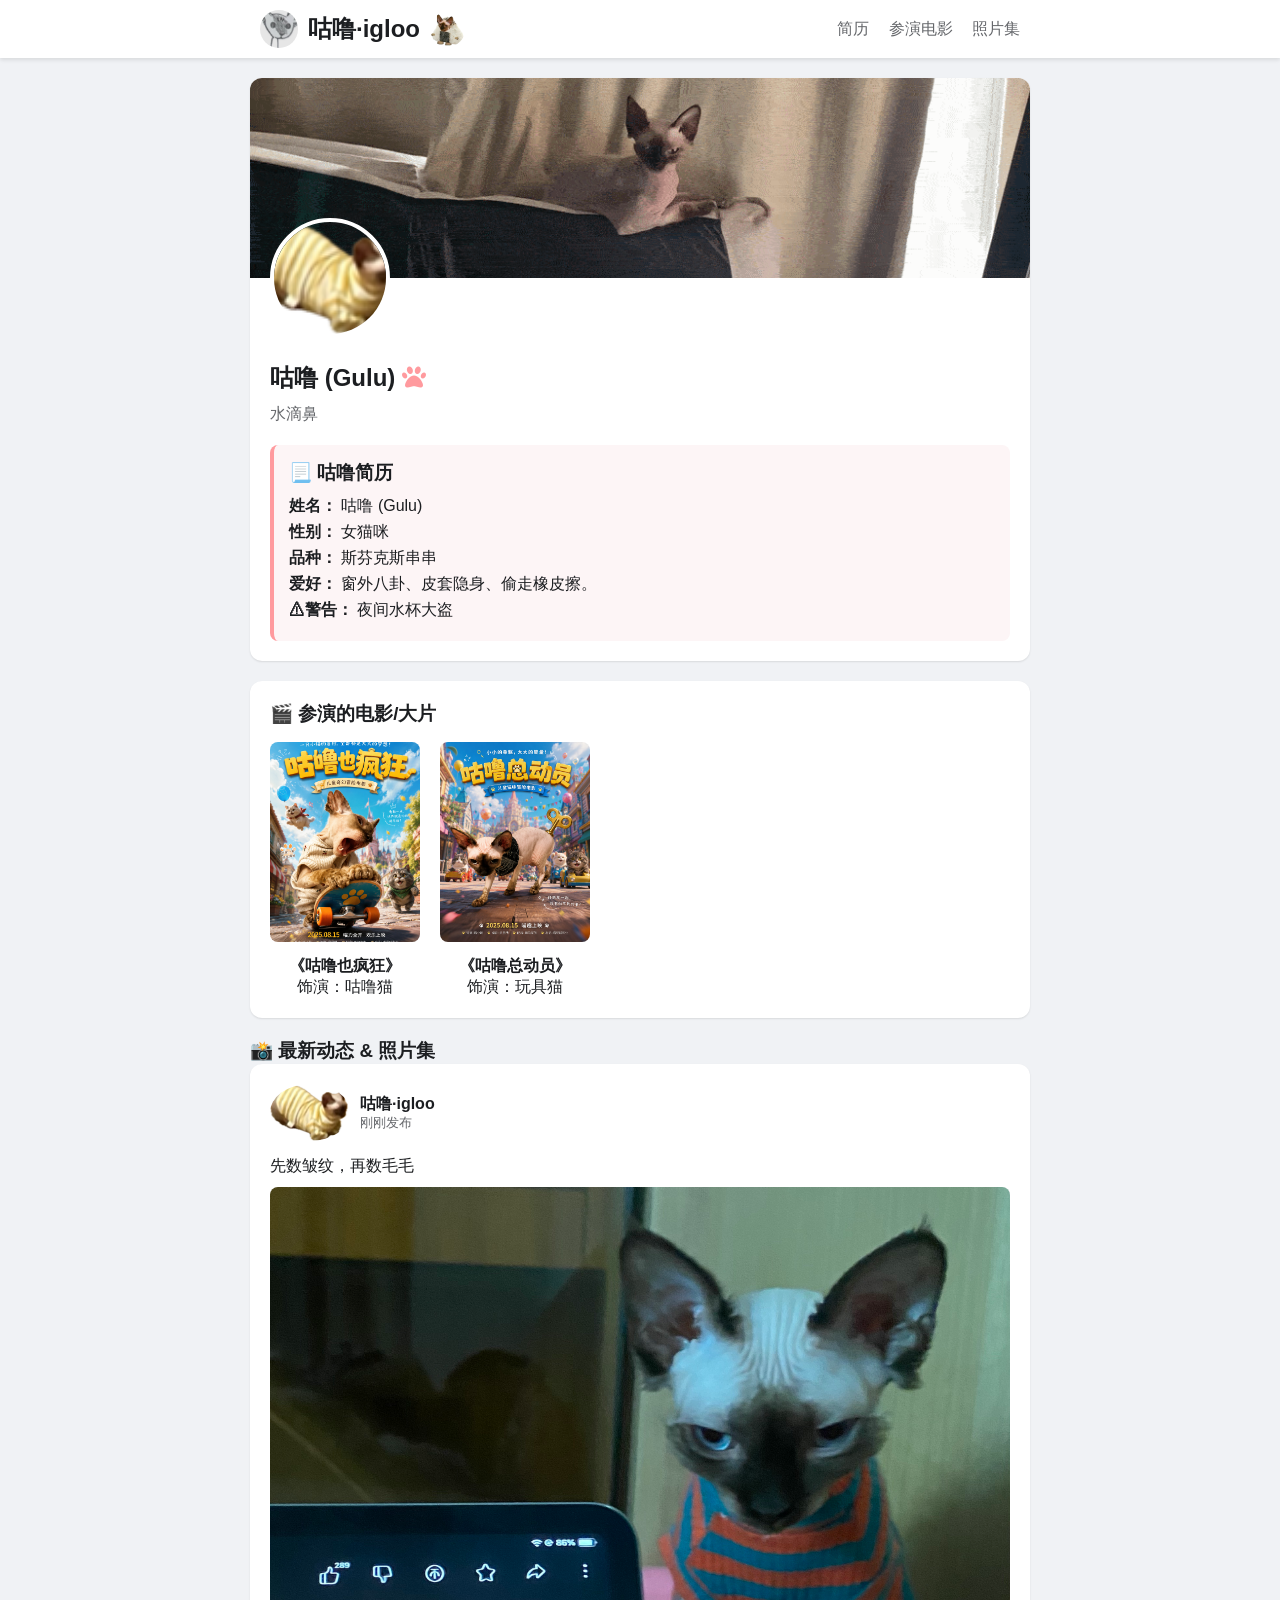
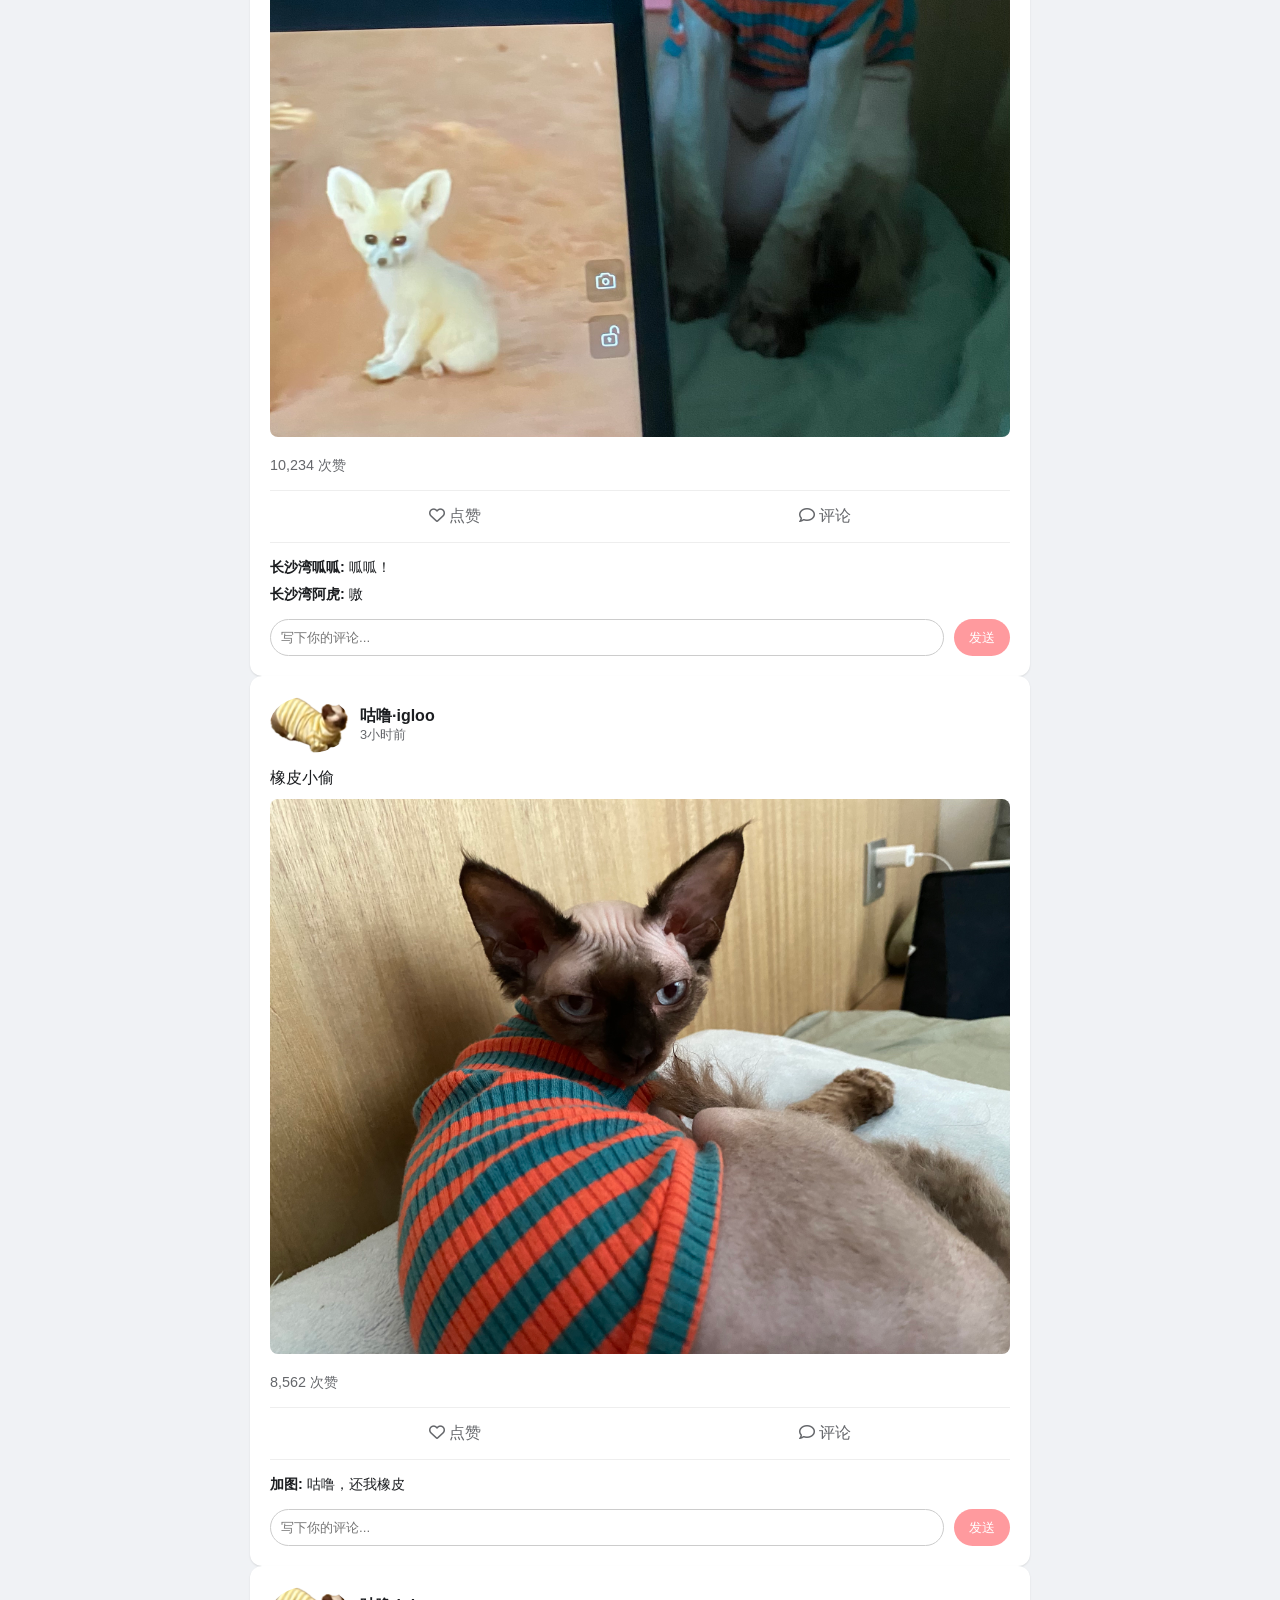
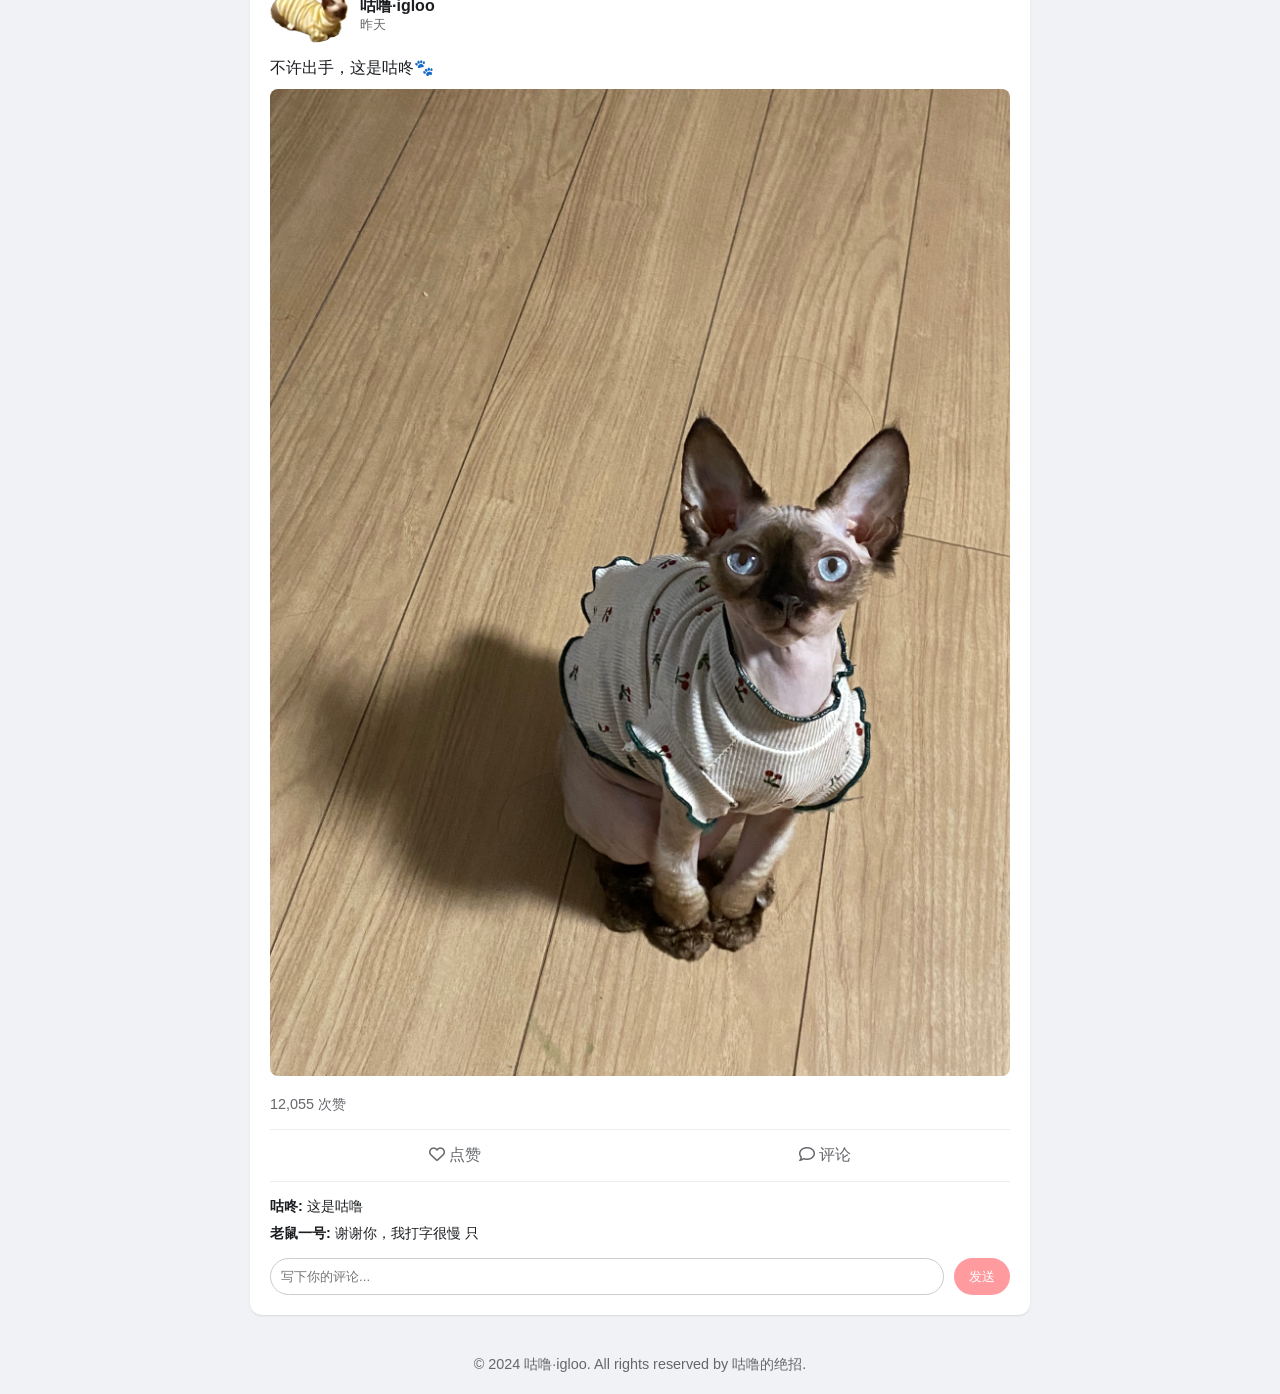
<file: igloo-guru-main/index.html>
﻿<!DOCTYPE html>
<html lang="zh-CN">
<head>
    <meta charset="UTF-8">
    <meta name="viewport" content="width=device-width, initial-scale=1.0">
    <title>咕噜·igloo | Gulu's Space</title>
    <link rel="stylesheet" href="./style.css?v=igloo-pages-1">
    <!-- 引入FontAwesome用于图标 -->
    <link rel="stylesheet" href="https://cdnjs.cloudflare.com/ajax/libs/font-awesome/6.4.0/css/all.min.css">
</head>
<body>
    <!-- 导航栏 & Logo区域 -->
    <header>
        <div class="header-container">
            <div class="logo-area">
                <!-- 修改为本地logo图片 -->
                <img src="./images/logo.jpg" alt="咕噜·igloo Logo" class="logo-img" width="38" height="38">
                <h1 class="logo-text">咕噜·igloo</h1>
                <!-- 鼠标悬停会变化的猫头照片，图片在CSS里设置 -->
                <div class="cat-head-hover" title="咕噜的绝招"></div>
            </div>
            <nav>
                <a href="#profile">简历</a>
                <a href="#movies">参演电影</a>
                <a href="#gallery">照片集</a>
            </nav>
        </div>
    </header>

    <main>
        <!-- 社交媒体风格的个人资料头部 -->
        <section class="profile-section" id="profile">
            <div class="profile-header">
                <!-- 修改为本地封面图，可以是gif或jpg -->
                <div class="cover-photo">
                    <img src="./images/cover.gif" alt="Cover">
                </div>
                <!-- 修改为本地头像图 -->
                <div class="avatar-container">
                    <img src="./images/avatar.jpg" alt="咕噜头像" class="avatar">
                </div>
            </div>
            <div class="profile-info">
                <h2>咕噜 (Gulu) <i class="fas fa-paw paw-icon"></i></h2>
                <p class="bio">水滴鼻</p>

                <div class="resume-card">
                    <h3>📃 咕噜简历</h3>
                    <ul>
                        <li><strong>姓名：</strong> 咕噜 (Gulu)</li>
                        <li><strong>性别：</strong> 女猫咪</li>
                        <li><strong>品种：</strong> 斯芬克斯串串</li>
                        <li><strong>爱好：</strong> 窗外八卦、皮套隐身、偷走橡皮擦。</li>
                        <li><strong>⚠警告：</strong> 夜间水杯大盗</li>
                    </ul>
                </div>
            </div>
        </section>

        <!-- 参演电影区块 -->
        <section class="movies-section" id="movies">
            <h3>🎬 参演的电影/大片</h3>
            <div class="movie-list">
                <div class="movie-card">
                    <!-- 修改为电影1海报 -->
                    <img src="./images/movie1.jpg" alt="电影海报1">
                    <h4>《咕噜也疯狂》</h4>
                    <p>饰演：咕噜猫</p>
                </div>
                <div class="movie-card">
                    <!-- 修改为电影2海报 -->
                    <img src="./images/movie2.jpg" alt="电影海报2">
                    <h4>《咕噜总动员》</h4>
                    <p>饰演：玩具猫</p>
                </div>
            </div>
        </section>

        <!-- 动态/照片集及互动区 -->
        <section class="feed-section" id="gallery">
            <h3>📸 最新动态 & 照片集</h3>

            <!-- 第一条动态（原有的） -->
            <div class="post-card">
                <div class="post-header">
                    <img src="./images/avatar.jpg" alt="头像" class="post-avatar">
                    <div class="post-user-info">
                        <strong>咕噜·igloo</strong>
                        <span>刚刚发布</span>
                    </div>
                </div>
                <div class="post-content">
                    <p>先数皱纹，再数毛毛</p>
                    <img src="./images/post-image1.jpg" alt="咕噜搞笑" class="post-image">
                </div>
                <div class="interaction-stats">
                    <span class="like-count">10,234</span> 次赞
                </div>
                <div class="interaction-actions">
                    <button class="action-btn like-btn">
                        <i class="far fa-heart heart-icon"></i> 点赞
                    </button>
                    <button class="action-btn comment-btn">
                        <i class="far fa-comment"></i> 评论
                    </button>
                </div>
                <div class="comments-section">
                    <ul class="comment-list">
                        <li><strong>长沙湾呱呱:</strong> 呱呱！</li>
                        <li><strong>长沙湾阿虎:</strong> 嗷</li>
                    </ul>
                    <form class="comment-form">
                        <input type="text" class="comment-input" placeholder="写下你的评论..." required>
                        <button type="submit">发送</button>
                    </form>
                </div>
            </div>

            <!-- 第二条动态（新增：打橡皮/偷喝水） -->
            <div class="post-card">
                <div class="post-header">
                    <img src="./images/avatar.jpg" alt="头像" class="post-avatar">
                    <div class="post-user-info">
                        <strong>咕噜·igloo</strong>
                        <span>3小时前</span>
                    </div>
                </div>
                <div class="post-content">
                    <p>橡皮小偷</p>
                    <img src="./images/post-image2.jpg" alt="大战橡皮擦" class="post-image">
                </div>
                <div class="interaction-stats">
                    <span class="like-count">8,562</span> 次赞
                </div>
                <div class="interaction-actions">
                    <button class="action-btn like-btn">
                        <i class="far fa-heart heart-icon"></i> 点赞
                    </button>
                    <button class="action-btn comment-btn">
                        <i class="far fa-comment"></i> 评论
                    </button>
                </div>
                <div class="comments-section">
                    <ul class="comment-list">
                        <li><strong>加图:</strong> 咕噜，还我橡皮</li>
                    </ul>
                    <form class="comment-form">
                        <input type="text" class="comment-input" placeholder="写下你的评论..." required>
                        <button type="submit">发送</button>
                    </form>
                </div>
            </div>

            <!-- 第三条动态（新增：出门散步/叠被子） -->
            <div class="post-card">
                <div class="post-header">
                    <img src="./images/avatar.jpg" alt="头像" class="post-avatar">
                    <div class="post-user-info">
                        <strong>咕噜·igloo</strong>
                        <span>昨天</span>
                    </div>
                </div>
                <div class="post-content">
                    <p>不许出手，这是咕咚🐾</p>
                    <img src="./images/post-image3.jpg" alt="散步与叠被子" class="post-image">
                </div>
                <div class="interaction-stats">
                    <span class="like-count">12,055</span> 次赞
                </div>
                <div class="interaction-actions">
                    <button class="action-btn like-btn">
                        <i class="far fa-heart heart-icon"></i> 点赞
                    </button>
                    <button class="action-btn comment-btn">
                        <i class="far fa-comment"></i> 评论
                    </button>
                </div>
                <div class="comments-section">
                    <ul class="comment-list">
                        <li><strong>咕咚:</strong> 这是咕噜</li>
                        <li><strong>老鼠一号:</strong> 谢谢你，我打字很慢 只</li>
                    </ul>
                    <form class="comment-form">
                        <input type="text" class="comment-input" placeholder="写下你的评论..." required>
                        <button type="submit">发送</button>
                    </form>
                </div>
            </div>
        </section>
    </main>

    <footer>
        <p>© 2024 咕噜·igloo. All rights reserved by 咕噜的绝招.</p>
    </footer>

    <script src="./script.js?v=igloo-pages-1"></script>
</body>
</html>
</file>
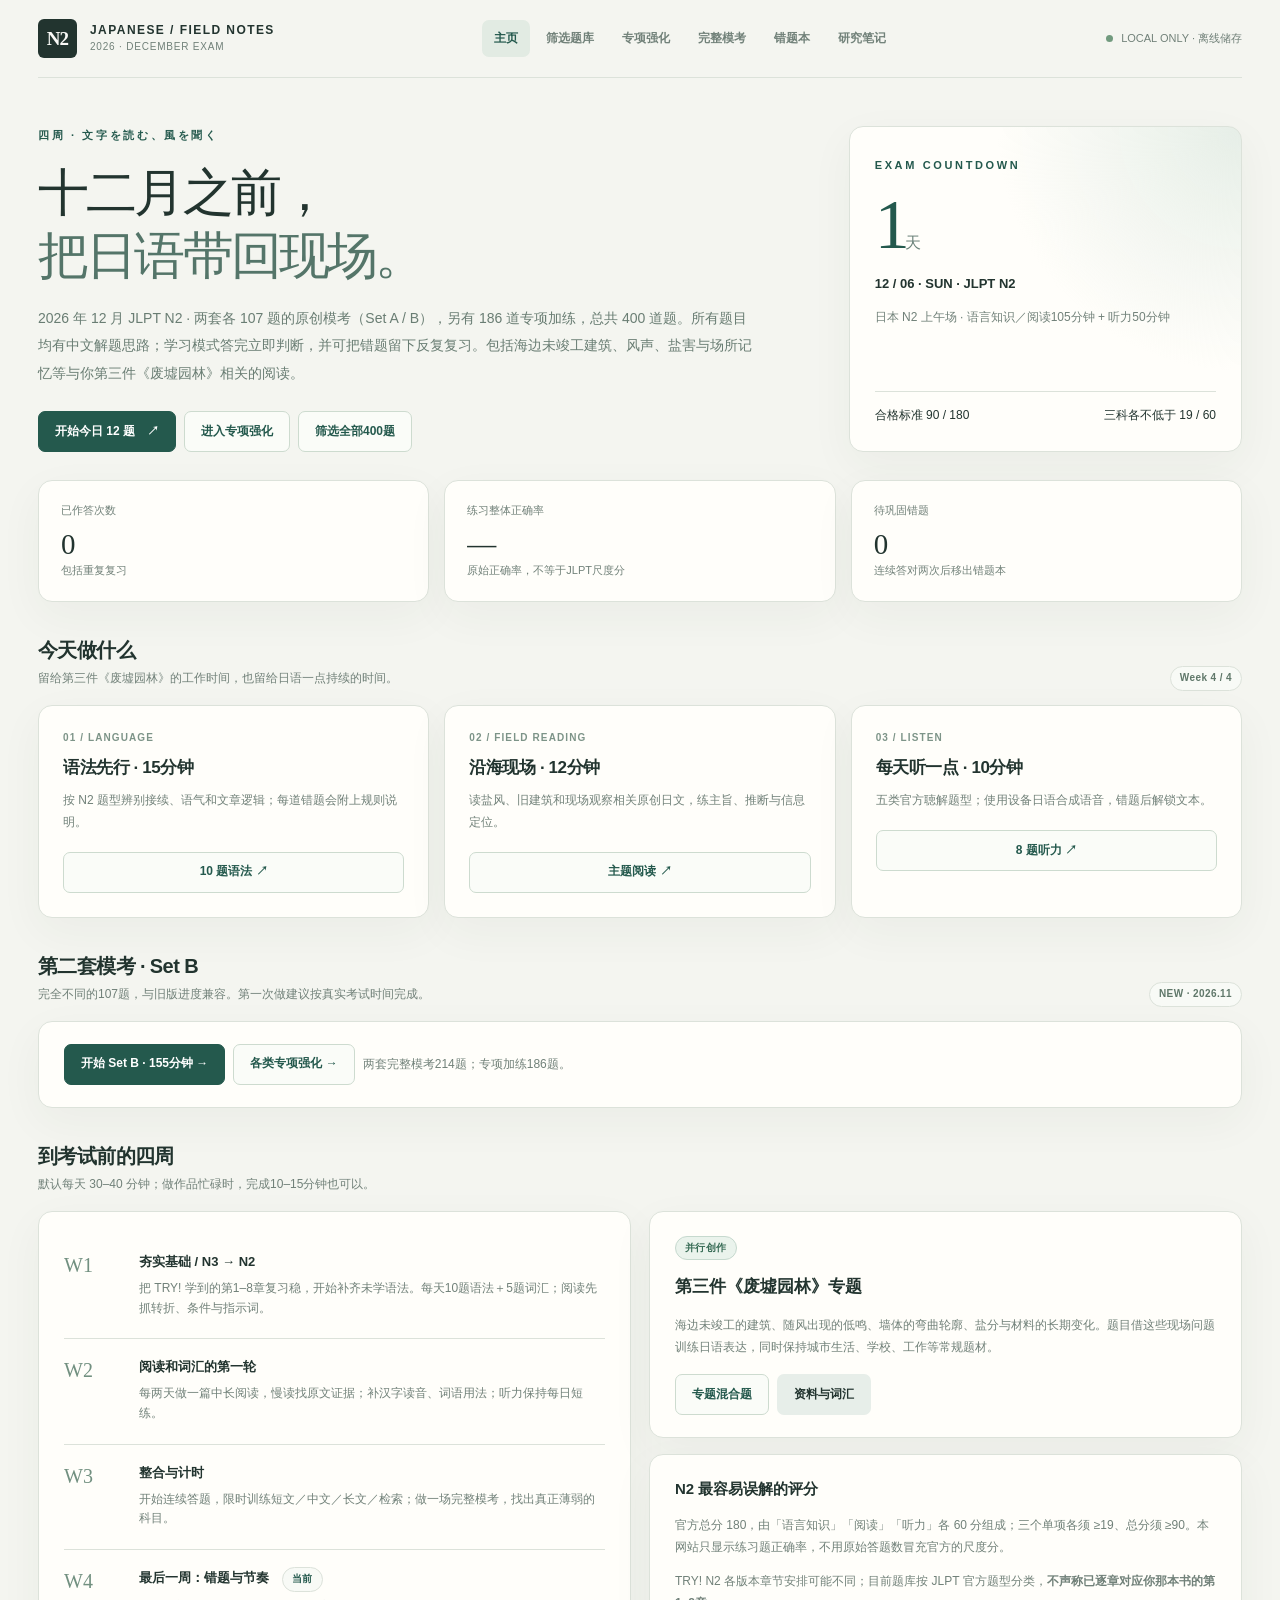
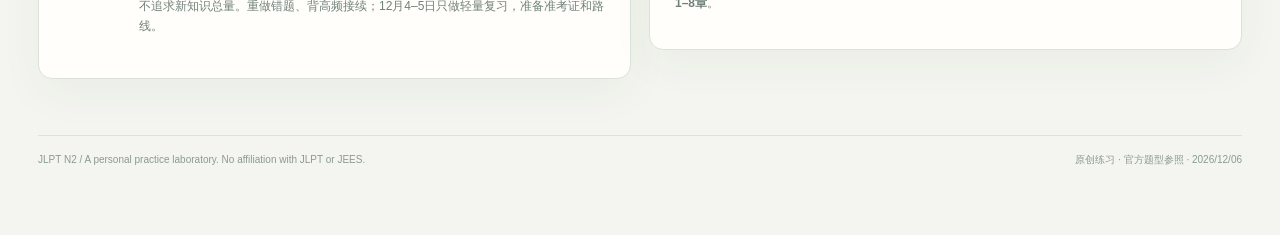
<file: jlpt-n2/index.html>
<!doctype html>
<html lang="zh-CN">
<head>
<meta charset="UTF-8"><meta name="viewport" content="width=device-width,initial-scale=1,viewport-fit=cover">
<meta name="theme-color" content="#f4f5f0"><meta name="description" content="JLPT N2 · 2026年12月备考：完整原创模考、即时解题、废墟园林主题阅读、听力和错题复习。">
<title>N2 / 12月まで — Japanese Field Notes</title>
<style>
:root{--bg:#f4f5f0;--paper:#fffefa;--ink:#22342f;--mute:#718179;--accent:#24594d;--accent2:#3f7565;--line:#dce2da;--pale:#e9eee7;--red:#a3473f;--redbg:#f8ece9;--greenbg:#e7f2e9;--shadow:0 14px 45px rgba(40,59,49,.046);--radius:14px}
*{box-sizing:border-box}html{scroll-behavior:smooth}body{margin:0;background:var(--bg);color:var(--ink);font-family:-apple-system,BlinkMacSystemFont,"Noto Sans SC","Hiragino Kaku Gothic ProN","Yu Gothic",sans-serif;font-size:15px;line-height:1.66}button,input,textarea,select{font:inherit}button{cursor:pointer}button:disabled{opacity:.5;cursor:not-allowed}a{color:var(--accent);text-underline-offset:4px}a:hover{text-decoration-thickness:2px}button:focus-visible,a:focus-visible,input:focus-visible{outline:3px solid #8db8a0;outline-offset:3px}.app{max-width:1320px;margin:auto;padding:0 38px 60px}.topbar{height:78px;display:flex;justify-content:space-between;align-items:center;border-bottom:1px solid var(--line);gap:18px}.brand{display:flex;align-items:center;gap:13px;cursor:pointer}.brand-mark{width:39px;height:39px;display:grid;place-items:center;background:var(--ink);color:#fafaf7;border-radius:6px;font:800 19px Georgia,serif;letter-spacing:-.05em}.brand-label{font-size:12px;letter-spacing:.12em;font-weight:720;line-height:1.4}.brand-caption{font-size:10px;color:var(--mute);font-weight:500;letter-spacing:.08em}.nav{display:flex;align-items:center;gap:4px;flex-wrap:wrap}.nav button{border:0;background:none;color:var(--mute);padding:9px 12px;border-radius:7px;font-size:12px;font-weight:700}.nav button:hover{background:var(--pale);color:var(--ink)}.nav button.active{background:#e2ebe3;color:var(--accent)}.status-dot{width:7px;height:7px;background:#719a7e;border-radius:100%;display:inline-block;margin-right:5px}.topnote{font-size:11px;color:var(--mute)}.tag{display:inline-block;border:1px solid var(--line);color:#5f7769;padding:3px 9px;border-radius:30px;font-size:10px;letter-spacing:.04em;font-weight:720;background:#f8faf6}.tag.art{border-color:#c6d9ce;color:#386c56;background:#eaf3ec}.tag.strong{color:var(--accent)}
.main{min-height:72vh}.hero{display:grid;grid-template-columns:minmax(0,1.4fr) minmax(300px,.7fr);gap:24px;padding:48px 0 28px}.eyebrow{text-transform:uppercase;letter-spacing:.24em;font-size:11px;color:var(--accent);font-weight:800}.hero h1{font-size:clamp(32px,4vw,58px);font-family:Georgia,"Noto Serif SC",serif;letter-spacing:-.055em;line-height:1.22;font-weight:500;margin:18px 0 18px}.hero h1 em{font-style:normal;color:#547569}.lead{font-size:14px;color:#697d73;line-height:1.95;max-width:720px}.count-card{border:1px solid var(--line);background:var(--paper);border-radius:var(--radius);padding:25px;display:flex;flex-direction:column;justify-content:space-between;box-shadow:var(--shadow);background-image:radial-gradient(circle at 100% 0%,#e6eee7,transparent 48%)}.count{font:500 70px/.98 Georgia,serif;letter-spacing:-.06em;color:var(--accent);margin:14px 0}.count span{font:normal 16px sans-serif;letter-spacing:0;color:#6a8178}.small{font-size:12px;color:var(--mute);line-height:1.75}.count-bottom{border-top:1px solid var(--line);padding-top:14px;margin-top:22px;display:flex;gap:8px;justify-content:space-between;font-size:12px}.grid3{display:grid;grid-template-columns:repeat(3,minmax(0,1fr));gap:15px}.stats-card,.tile,.panel,.paper{background:var(--paper);border:1px solid var(--line);border-radius:var(--radius);box-shadow:var(--shadow)}.stats-card{padding:20px 22px}.stats-card strong{display:block;font:500 29px Georgia,serif;color:var(--ink);margin-top:8px}.stats-card .small{font-size:11px}.sectionhead{display:flex;align-items:end;justify-content:space-between;gap:12px;margin:32px 0 14px}.sectionhead h2{font-size:20px;letter-spacing:-.03em;font-weight:650;margin:0}.sectionhead p{font-size:12px;color:var(--mute);margin:2px 0}.tile{padding:24px;position:relative}.tile h3{font-size:17px;letter-spacing:-.025em;margin:8px 0}.tile p{font-size:12px;line-height:1.8;color:var(--mute);margin:5px 0 18px}.tile .count-small{color:#7d9488;font-size:10px;font-weight:800;letter-spacing:.11em}.tile .btn{width:100%}.btn{display:inline-flex;justify-content:center;align-items:center;gap:8px;min-height:41px;border-radius:7px;background:var(--accent);border:1px solid var(--accent);color:#fff;padding:9px 16px;text-decoration:none;font-size:12px;font-weight:740;transition:background .15s,transform .15s}.btn:hover{background:#184238;color:#fff;transform:translateY(-1px)}.btn.ghost{background:#fafcf8;border-color:#cddbcf;color:var(--accent)}.btn.ghost:hover{background:#edf4ec}.btn.light{background:#e7eee9;color:var(--ink);border-color:transparent}.btn.danger{background:#fff4f2;border-color:#e8c9c4;color:var(--red)}.btn.smallbtn{min-height:34px;padding:6px 11px;font-size:11px}.btnrow{display:flex;gap:8px;flex-wrap:wrap;align-items:center}.panel{padding:22px 25px;margin-bottom:16px}.split{display:grid;grid-template-columns:1fr 1fr;gap:18px}.week{display:grid;grid-template-columns:60px 1fr;gap:15px;padding:15px 0;border-bottom:1px solid var(--line)}.week:last-child{border:0}.week-num{font-family:Georgia,serif;color:#729080;font-size:20px}.week b{font-weight:730;font-size:13px}.week p{font-size:12px;line-height:1.65;margin:5px 0;color:var(--mute)}.plan-strip{border-left:3px solid #779f8c;padding-left:17px;margin:13px 0}.resource{font-size:12px;line-height:1.85;color:var(--mute)}
.pagehead{padding:31px 0 21px;display:flex;justify-content:space-between;gap:12px;align-items:end}.pagehead h1{font:500 34px Georgia,"Noto Serif SC",serif;margin:5px 0}.pagehead p{margin:0;color:var(--mute);font-size:13px}.filterbar{display:grid;grid-template-columns:1.1fr 1fr 1fr;gap:14px;padding:20px;background:#fffefa;border-radius:var(--radius);border:1px solid var(--line)}.field label{font-size:11px;font-weight:780;color:var(--mute);display:block;margin-bottom:7px}.field select{width:100%;padding:11px 12px;border:1px solid var(--line);border-radius:7px;background:white;color:var(--ink)}.choice-row{display:flex;gap:9px;flex-wrap:wrap}.pill{border:1px solid var(--line);background:#fff;color:#718377;padding:9px 14px;border-radius:20px;font-size:12px}.pill.sel{background:#deebe1;color:var(--accent);border-color:#b9cebd;font-weight:700}.introgrid{display:grid;grid-template-columns:repeat(4,1fr);gap:10px}.introgrid .tile{padding:16px}.introgrid strong{font:500 23px Georgia,serif;display:block;margin-bottom:5px}
.exam-top{display:flex;justify-content:space-between;align-items:center;gap:10px;padding:17px 0;border-bottom:1px solid var(--line);position:sticky;top:0;background:rgba(244,245,240,.96);backdrop-filter:blur(18px);z-index:10}.exam-breadcrumb{font-size:12px;color:var(--mute)}.exam-breadcrumb strong{color:var(--ink)}.clock{font-variant-numeric:tabular-nums;letter-spacing:.04em;background:#e5ede7;color:#315b4e;padding:8px 12px;border-radius:7px;font-size:15px;font-weight:780}.clock.soon{background:#fae7dd;color:#a54937}.exam-layout{display:grid;grid-template-columns:minmax(0,1fr) 248px;gap:23px;align-items:start;padding-top:24px}.paper{padding:29px 34px 26px}.question-meta{display:flex;flex-wrap:wrap;align-items:center;justify-content:space-between;gap:8px;margin-bottom:24px}.qnumber{font:600 14px Georgia,serif;color:var(--accent)}.question-stem{font-size:20px;line-height:2;color:#26352e;letter-spacing:.012em;font-family:"Noto Sans JP","Hiragino Kaku Gothic ProN","Yu Gothic",sans-serif;font-weight:520;margin:18px 0 22px;white-space:pre-wrap}.passage{background:#f6f8f3;border:1px solid #e6eae4;border-radius:9px;padding:22px 24px;margin-bottom:22px;white-space:pre-line;font-family:"Noto Sans JP","Hiragino Kaku Gothic ProN","Yu Gothic",sans-serif;font-size:15px;line-height:2.07;color:#34443b;max-height:480px;overflow-y:auto}.passage.long{max-height:520px}.options{display:grid;gap:10px}.option{display:grid;grid-template-columns:28px 1fr;align-items:start;gap:11px;background:#fff;border:1px solid #dce3dc;border-radius:9px;padding:14px 15px;line-height:1.8;text-align:left;color:var(--ink);width:100%;font-size:14px}.option .letter{display:grid;place-items:center;width:26px;height:26px;border-radius:50%;border:1px solid #c7d4c8;font-size:12px;font-family:Georgia,serif;color:#688373;flex-shrink:0}.option:hover:not([disabled]){border-color:#9aafa1;background:#f8faf6}.option.chosen{border-color:#326753;background:#edf5ee}.option.correct{border-color:#5e9477;background:var(--greenbg)}.option.wrong{border-color:#ba6c63;background:var(--redbg)}.option.correct .letter{background:#46785a;color:white;border-color:#46785a}.option.wrong .letter{background:#ae594a;color:#fff;border-color:#ae594a}.option:disabled{cursor:default;opacity:1}.feedback{padding:19px 20px;margin-top:20px;border-radius:10px;border-left:3px solid #658d71;background:#edf5ed}.feedback.bad{border-left-color:#b35b52;background:#faf0ed}.feedback-head{font-size:13px;font-weight:800;margin-bottom:7px}.feedback p{font-size:13px;margin:10px 0;color:#485a50;line-height:1.9}.feedback .jp{font-family:"Noto Sans JP",sans-serif;color:#2f5d49}.note-field{width:100%;border:1px solid #ccd8ce;border-radius:7px;background:#fffefd;resize:vertical;min-height:62px;padding:10px 12px;font-size:13px}.note-caption{font-size:11px;color:#769080;margin:14px 0 5px}.qfooter{display:flex;justify-content:space-between;gap:8px;flex-wrap:wrap;align-items:center;margin-top:24px;padding-top:20px;border-top:1px solid var(--line)}.rail{position:sticky;top:80px}.rail .panel{padding:17px}.rail h3{font-size:12px;margin:0 0 12px}.raillabel{font-size:11px;color:var(--mute);margin-top:14px;margin-bottom:8px}.bubbles{display:grid;grid-template-columns:repeat(6,minmax(0,1fr));gap:5px}.bubble{padding:0;aspect-ratio:1;border:1px solid var(--line);border-radius:5px;background:#f6f8f4;color:#77867d;font-size:10px}.bubble.current{background:var(--accent);color:white;border-color:var(--accent)}.bubble.done{border-color:#8ead93;background:#e7f0e7;color:#456f54}.bubble.flag{border-color:#d7a76f;color:#9e6a2a}.bubble:disabled{opacity:.55}.progressbar{height:6px;background:#e5ece5;border-radius:8px;overflow:hidden}.progressbar i{display:block;height:100%;background:var(--accent);transition:width .3s}.hint{background:#f0f4ee;padding:13px;border-radius:8px;color:#6b8175;font-size:11px;line-height:1.7}.audio-card{border:1px solid #d5e1d9;background:#edf4ed;border-radius:12px;padding:20px;margin:0 0 20px}.audio-title{font-size:12px;font-weight:800;margin-bottom:6px}.audio-card p{font-size:11px;color:var(--mute);margin:6px 0 13px}.audio-ctrl{display:flex;gap:8px;align-items:center;flex-wrap:wrap}.audio-badge{font-size:11px;color:#416d56}.audio-warning{font-size:11px;color:#a06243}.postcard{padding:22px;border-radius:12px;background:#fffefa;border:1px solid var(--line);margin:12px 0}.postcard h3{font-size:15px;margin:0 0 12px}.review-row{padding:14px 0;border-bottom:1px solid var(--line);display:flex;gap:12px;align-items:center;justify-content:space-between}.review-row:last-child{border-bottom:0}.review-row b{font-size:12px}.review-row .small{font-size:11px}.risk{background:#fff6ec;color:#90693f;border:1px solid #eacfb4;padding:15px 17px;border-radius:9px;font-size:12px;line-height:1.8}.message{font-size:12px;color:#648070}.footer{border-top:1px solid var(--line);margin-top:40px;padding:16px 0 6px;display:flex;justify-content:space-between;gap:20px;color:#8a9a91;font-size:10px;flex-wrap:wrap}.empty{padding:35px 20px;text-align:center;color:var(--mute);font-size:13px}.divider{height:1px;background:var(--line);margin:20px 0}.section-badges{display:flex;gap:8px;flex-wrap:wrap}.chiplink{border:none;background:var(--pale);padding:8px 11px;border-radius:6px;font-size:11px;color:#3e6958;cursor:pointer}.chiplink:hover{background:#dceade}.summary-num{font:500 46px Georgia,serif;color:var(--accent)}.alert-txt{font-size:12px;color:#a25a46}.tinylist{margin:8px 0;padding-left:19px;font-size:12px;line-height:2;color:#61756b}
.special-grid{display:grid;grid-template-columns:repeat(3,minmax(0,1fr));gap:14px}.special-tile{display:flex;flex-direction:column}.special-bottom{display:flex;align-items:center;justify-content:space-between;gap:10px;margin-top:auto}.special-bottom .btn{white-space:nowrap}.special-tile p{min-height:44px}@media(max-width:950px){.app{padding:0 20px 50px}.topbar{height:auto;min-height:72px;flex-wrap:wrap;padding:14px 0}.nav{width:100%;justify-content:space-between;padding:0 0 3px}.nav button{padding:8px 10px}.hero{grid-template-columns:1fr}.count-card{min-height:160px}.count{font-size:57px}.exam-layout{grid-template-columns:minmax(0,1fr)}.rail{position:static;order:-1}.rail .panel{padding:12px 15px}.rail .bubbles{grid-template-columns:repeat(12,1fr)}.rail .panel .hint{display:none}.filterbar{grid-template-columns:1fr 1fr}}
@media(max-width:950px) and (min-width:601px){.special-grid{grid-template-columns:repeat(2,minmax(0,1fr))}}@media(max-width:600px){.app{padding:0 14px 35px}.hero{padding:27px 0 18px;gap:17px}.hero h1{font-size:34px}.count{font-size:50px}.grid3,.split{grid-template-columns:1fr}.tile{padding:20px}.stats-card{padding:15px}.stats-card strong{font-size:25px}.introgrid{grid-template-columns:1fr 1fr}.pagehead{padding:22px 0 16px}.pagehead h1{font-size:27px}.filterbar{grid-template-columns:1fr}.paper{padding:18px 15px}.question-stem{font-size:17px;line-height:1.85}.passage{font-size:14px;line-height:2.05;padding:16px 14px;max-height:55vh}.option{padding:12px 10px;gap:8px;font-size:13px}.exam-top{padding:12px 0}.clock{font-size:13px;padding:6px 8px}.rail .bubbles{grid-template-columns:repeat(10,1fr)}.qfooter .btn{flex:1}.sectionhead h2{font-size:19px}.sectionhead{align-items:start}.hero h1 em{display:block}.resource{font-size:12px}.count-bottom{flex-direction:column}.topnote{display:none}}
@media(max-width:600px){.special-grid{grid-template-columns:1fr}.special-tile p{min-height:auto}.nav{justify-content:flex-start;gap:1px}.nav button{padding:7px 9px;font-size:11px}.special-bottom{align-items:center}}@media(prefers-reduced-motion:reduce){*,*:before,*:after{scroll-behavior:auto!important;transition:none!important}}
</style>
</head><body><div class="app"><header class="topbar"><div class="brand" onclick="go('home')"><span class="brand-mark">N2</span><div><div class="brand-label">JAPANESE / FIELD NOTES</div><div class="brand-caption">2026 · DECEMBER EXAM</div></div></div><nav class="nav" aria-label="主要导航"><button data-nav="home" onclick="go('home')">主页</button><button data-nav="practice" onclick="go('practice')">筛选题库</button><button data-nav="special" onclick="go('special')">专项强化</button><button data-nav="mock" onclick="go('mock')">完整模考</button><button data-nav="wrong" onclick="go('wrong')">错题本</button><button data-nav="resources" onclick="go('resources')">研究笔记</button></nav><div class="topnote"><span class="status-dot"></span> LOCAL ONLY · 离线储存</div></header><main class="main" id="main"></main><footer class="footer"><span>JLPT N2 / A personal practice laboratory. No affiliation with JLPT or JEES.</span><span>原创练习 · 官方题型参照 · 2026/12/06</span></footer></div>
<script>
const BANK=[{"id":"N2-001","cat":"vocab","kind":"漢字の読み","stem":"海辺の施設は長い間【放置】されていた。","options":["ほうち","ほうじ","はなち","ほち"],"answer":0,"exp":"「放置（ほうち）」＝放任不管。「放」读ほう、「置」读ち。常见搭配：放置する／放置された建物。","topic":"废墟・材料","passage":"","translation":"","tip":"","wrong":[],"audio":"","group":"L1","extra":false,"level":"N2"},{"id":"N2-002","cat":"vocab","kind":"漢字の読み","stem":"現地で周辺の【状況】を確認した。","options":["じょうきょ","じょうきょう","しょうきょう","じょきょう"],"answer":1,"exp":"「状況（じょうきょう）」＝情况。注意末尾是长音「きょう」，不是「きょ」。","topic":"废墟・材料","passage":"","translation":"","tip":"","wrong":[],"audio":"","group":"L2","extra":false,"level":"N2"},{"id":"N2-003","cat":"vocab","kind":"漢字の読み","stem":"古い設備の【維持】には費用がかかる。","options":["いし","いじ","ゆいじ","ういち"],"answer":1,"exp":"「維持（いじ）」＝维持。与「意地（いじ，固执）」同音，但汉字和用法不同。","topic":"废墟・材料","passage":"","translation":"","tip":"","wrong":[],"audio":"","group":"L3","extra":false,"level":"N2"},{"id":"N2-004","cat":"vocab","kind":"漢字の読み","stem":"安全のために立ち入りを【制限】した。","options":["せいげん","せいけん","せんげん","ぜいげん"],"answer":0,"exp":"「制限（せいげん）」＝限制。「宣言（せんげん）」＝声明，常见混淆。","topic":"废墟・材料","passage":"","translation":"","tip":"","wrong":[],"audio":"","group":"L4","extra":false,"level":"N2"},{"id":"N2-005","cat":"vocab","kind":"漢字の読み","stem":"資料を読んで作品の【意図】を理解した。","options":["いど","いず","いと","いとう"],"answer":2,"exp":"「意図（いと）」＝意图；「意図する」＝打算、意在。","topic":"废墟・材料","passage":"","translation":"","tip":"","wrong":[],"audio":"","group":"L5","extra":false,"level":"N2"},{"id":"N2-006","cat":"vocab","kind":"表記","stem":"この問題を【かいけつ】するには時間が必要だ。","options":["解結","解決","開決","改結"],"answer":1,"exp":"「解決（かいけつ）」：处理或解决问题。与「結論（けつろん）」中的「結」不同。","topic":"日常・社会","passage":"","translation":"","tip":"","wrong":[],"audio":"","group":"L6","extra":false,"level":"N2"},{"id":"N2-007","cat":"vocab","kind":"表記","stem":"研究室の【せつび】を点検した。","options":["設置","設備","摂備","説備"],"answer":1,"exp":"「設備（せつび）」＝设备。設置（せっち）＝安装，读音和含义不同。","topic":"日常・社会","passage":"","translation":"","tip":"","wrong":[],"audio":"","group":"L7","extra":false,"level":"N2"},{"id":"N2-008","cat":"vocab","kind":"表記","stem":"作業に参加する人数を【せいげん】する。","options":["制限","制減","製限","正現"],"answer":0,"exp":"「制限（せいげん）」限制数量；「減少（げんしょう）」是减少，不可写作「制減」。","topic":"日常・社会","passage":"","translation":"","tip":"","wrong":[],"audio":"","group":"L8","extra":false,"level":"N2"},{"id":"N2-009","cat":"vocab","kind":"表記","stem":"【ちょうさ】の結果を発表した。","options":["長査","調査","超査","頂査"],"answer":1,"exp":"「調査（ちょうさ）」调查。調べる／調査する属于同一词族。","topic":"日常・社会","passage":"","translation":"","tip":"","wrong":[],"audio":"","group":"L9","extra":false,"level":"N2"},{"id":"N2-010","cat":"vocab","kind":"表記","stem":"台風の進路を【よそく】した。","options":["予測","余側","予則","預測"],"answer":0,"exp":"「予測（よそく）」预测。「予想」也指预料，但「予測」更强调利用数据推测。","topic":"日常・社会","passage":"","translation":"","tip":"","wrong":[],"audio":"","group":"L10","extra":false,"level":"N2"},{"id":"N2-011","cat":"vocab","kind":"語形成","stem":"この地域では、住民の（　）高齢化が問題になっている。","options":["超","低","逆","再"],"answer":0,"exp":"「超高齢化」是固定复合词，表示超高龄化；「再高齢化」「低高齢化」不自然。","topic":"日常・社会","passage":"","translation":"","tip":"","wrong":[],"audio":"","group":"L11","extra":false,"level":"N2"},{"id":"N2-012","cat":"vocab","kind":"語形成","stem":"以前公開した資料を修正し、国内外に（　）公開した。","options":["無","大","再","未"],"answer":2,"exp":"「再公開する」＝再次公开；「大公開」虽可用作宣传语，但此处「研究成果を国内外に大公開した」语体不自然。","topic":"日常・社会","passage":"","translation":"","tip":"","wrong":[],"audio":"","group":"L12","extra":false,"level":"N2"},{"id":"N2-013","cat":"vocab","kind":"語形成","stem":"建物の（　）利用について話し合った。","options":["再","半","否","無"],"answer":0,"exp":"「再利用」＝再使用、再利用。废弃建筑经过整修后可「再利用」する。","topic":"日常・社会","passage":"","translation":"","tip":"","wrong":[],"audio":"","group":"L13","extra":false,"level":"N2"},{"id":"N2-014","cat":"vocab","kind":"語形成","stem":"美術館では作品の（　）展示を行った。","options":["準","特別","否","当"],"answer":1,"exp":"「特別展示」＝特别展览；「準展示」「否展示」不是自然的常用搭配。","topic":"日常・社会","passage":"","translation":"","tip":"","wrong":[],"audio":"","group":"L14","extra":false,"level":"N2"},{"id":"N2-015","cat":"vocab","kind":"語形成","stem":"資料の（　）整理を担当した。","options":["未","再","過","難"],"answer":1,"exp":"「再整理」＝重新整理。表示工作已整理过但需要重新排列、分类。","topic":"日常・社会","passage":"","translation":"","tip":"","wrong":[],"audio":"","group":"L15","extra":false,"level":"N2"},{"id":"N2-016","cat":"vocab","kind":"文脈に合う語","stem":"海に近い建物では、金属が（　）しやすい。","options":["腐食","増殖","成長","拡散"],"answer":0,"exp":"「腐食（ふしょく）」＝腐蚀，常与金属和盐分搭配。増殖＝增殖；成長＝成长；拡散＝扩散。","topic":"废墟・材料","passage":"","translation":"","tip":"","wrong":[],"audio":"","group":"L16","extra":false,"level":"N2"},{"id":"N2-017","cat":"vocab","kind":"文脈に合う語","stem":"展示会の準備は予定より（　）進んでいる。","options":["順調に","慎重に","永久に","突然に"],"answer":0,"exp":"「順調に進む」＝进展顺利；慎重に＝谨慎地，是做事态度，不代表进度良好。","topic":"废墟・材料","passage":"","translation":"","tip":"","wrong":[],"audio":"","group":"L17","extra":false,"level":"N2"},{"id":"N2-018","cat":"vocab","kind":"文脈に合う語","stem":"急な変更で参加者に（　）をかけてしまった。","options":["手間","迷惑","印象","意識"],"answer":1,"exp":"「迷惑をかける」固定搭配＝给别人添麻烦；「手間をかける」是费工夫，不等同于造成困扰。","topic":"废墟・材料","passage":"","translation":"","tip":"","wrong":[],"audio":"","group":"L18","extra":false,"level":"N2"},{"id":"N2-019","cat":"vocab","kind":"文脈に合う語","stem":"会議では予算についてさまざまな（　）が出た。","options":["意見","状況","習慣","原因"],"answer":0,"exp":"「意見が出る」意见被提出；「原因が出る」不是普通会议语境的搭配。","topic":"废墟・材料","passage":"","translation":"","tip":"","wrong":[],"audio":"","group":"L19","extra":false,"level":"N2"},{"id":"N2-020","cat":"vocab","kind":"文脈に合う語","stem":"調査の経過を後から確認できるように、観測中の風の強さや音を（　）した。","options":["比較","記録","回避","調査"],"answer":1,"exp":"「風の強さや音を記録する」表示把观测内容记录下来，目的是之后能够核对调查经过。「調査する」指调查现象本身，与后续查看观测记录的目的不同。","topic":"废墟・材料","passage":"","translation":"","tip":"比較する通常要有比较对象，如「二つの地点の風速を比較する」。","wrong":[],"audio":"","group":"L20","extra":false,"level":"N2"},{"id":"N2-021","cat":"vocab","kind":"文脈に合う語","stem":"長期間使われなかった施設は、設備が（　）していた。","options":["老朽化","理想化","多様化","簡略化"],"answer":0,"exp":"「老朽化（ろうきゅうか）」＝因年代久远而老旧。理想化/多様化/簡略化不符合「長期間使われなかった」背景。","topic":"废墟・材料","passage":"","translation":"","tip":"","wrong":[],"audio":"","group":"L21","extra":false,"level":"N2"},{"id":"N2-022","cat":"vocab","kind":"文脈に合う語","stem":"安全上の理由から、立ち入りを一時（　）した。","options":["納得","許可","禁止","依頼"],"answer":2,"exp":"「立ち入りを禁止する」禁止进入；「許可」是允许，与「安全上の理由」不吻合。","topic":"废墟・材料","passage":"","translation":"","tip":"","wrong":[],"audio":"","group":"L22","extra":false,"level":"N2"},{"id":"N2-023","cat":"vocab","kind":"言い換え・類義","stem":"この計画には【大幅な】変更が必要だ。","options":["小さな","大きな","細かい","一時的な"],"answer":1,"exp":"「大幅な」＝幅度很大，最接近「大きな」。与「細かい（细小的）」相反。","topic":"日常・社会","passage":"","translation":"","tip":"","wrong":[],"audio":"","group":"L23","extra":false,"level":"N2"},{"id":"N2-024","cat":"vocab","kind":"言い換え・類義","stem":"提出期限を【延長】することになった。","options":["早める","取り消す","遅くする","守る"],"answer":2,"exp":"「延長する」＝延长期限，即推迟截止时间；不是取消或提前。","topic":"日常・社会","passage":"","translation":"","tip":"","wrong":[],"audio":"","group":"L24","extra":false,"level":"N2"},{"id":"N2-025","cat":"vocab","kind":"言い換え・類義","stem":"雨が降ったため、予定を【変更】した。","options":["変えた","続けた","決めた","知らせた"],"answer":0,"exp":"「変更する」＝改变，「変える」是直接的同义表达。","topic":"日常・社会","passage":"","translation":"","tip":"","wrong":[],"audio":"","group":"L25","extra":false,"level":"N2"},{"id":"N2-026","cat":"vocab","kind":"言い換え・類義","stem":"説明が【曖昧】で、よく理解できなかった。","options":["具体的","不明確","丁寧","正確"],"answer":1,"exp":"「曖昧（あいまい）」＝含糊、不明确；「不明確」最接近。","topic":"日常・社会","passage":"","translation":"","tip":"","wrong":[],"audio":"","group":"L26","extra":false,"level":"N2"},{"id":"N2-027","cat":"vocab","kind":"言い換え・類義","stem":"実験の結果は【予想外】だった。","options":["予測していた通り","計画通り","思っていたのと違う","十分に検討した"],"answer":2,"exp":"「予想外」＝出乎预料；与「思っていたのと違う」同义。","topic":"日常・社会","passage":"","translation":"","tip":"","wrong":[],"audio":"","group":"L27","extra":false,"level":"N2"},{"id":"N2-028","cat":"vocab","kind":"語の使い方","stem":"「携わる」の使い方として最も適切なものはどれか。","options":["彼は地域の建築調査に携わっている。","机が部屋の隅に携わっている。","彼女は荷物を携わって駅に向かった。","新しい機械を携わって使った。"],"answer":0,"exp":"「携わる（たずさわる）」＝参与某项工作／事业；接「～に携わる」。不表示物体的位置或携带物品。","topic":"日常・社会","passage":"","translation":"","tip":"","wrong":[],"audio":"","group":"L28","extra":false,"level":"N2"},{"id":"N2-029","cat":"vocab","kind":"語の使い方","stem":"「踏まえる」の使い方として最も適切なものはどれか。","options":["昨日の雨を踏まえて靴が濡れた。","調査結果を踏まえて計画を見直した。","信号を踏まえて道を渡った。","材料を踏まえて箱に入れた。"],"answer":1,"exp":"「踏まえる」＝以事实、结果、前提为依据；「～を踏まえて判断する／見直す」。不是实际踩踏。","topic":"日常・社会","passage":"","translation":"","tip":"","wrong":[],"audio":"","group":"L29","extra":false,"level":"N2"},{"id":"N2-030","cat":"vocab","kind":"語の使い方","stem":"「見込む」の使い方として最も適切なものはどれか。","options":["今朝、友人を駅まで見込んだ。","紙を箱に見込んだ。","来場者は約千人と見込まれている。","昼食を見込んで食べた。"],"answer":2,"exp":"「見込む」＝预计、预期；「～と見込まれる」预计为……，常用于人数、费用、收益。","topic":"日常・社会","passage":"","translation":"","tip":"","wrong":[],"audio":"","group":"L30","extra":false,"level":"N2"},{"id":"N2-031","cat":"vocab","kind":"語の使い方","stem":"「さえぎる」の使い方として最も適切なものはどれか。","options":["木々が強い日差しをさえぎっている。","先生は宿題をさえぎって配った。","仕事が終わってから昼食をさえぎった。","彼は毎朝七時に目をさえぎる。"],"answer":0,"exp":"「遮る（さえぎる）」＝阻挡光、风、声音，或打断谈话；「日差しを遮る」自然。","topic":"日常・社会","passage":"","translation":"","tip":"","wrong":[],"audio":"","group":"L31","extra":false,"level":"N2"},{"id":"N2-032","cat":"vocab","kind":"語の使い方","stem":"「とどまる」の使い方として最も適切なものはどれか。","options":["海水をコップにとどまった。","彼は説明をとどまって話した。","被害は小規模な範囲にとどまった。","写真をとどまって印刷した。"],"answer":2,"exp":"「とどまる」＝停留在某范围或程度；「～にとどまる」。不表示把海水倒入容器。","topic":"日常・社会","passage":"","translation":"","tip":"","wrong":[],"audio":"","group":"L32","extra":false,"level":"N2"},{"id":"N2-033","cat":"grammar","kind":"文の文法①","stem":"この建物の調査を始める（　）、安全管理者に相談してください。","options":["にあたって","ところで","にすぎず","ばかりに"],"answer":0,"exp":"「V辞書形＋にあたって」＝在开始某项重要活动时。后接需要预先进行的行为；「ところで」表示即使……也，并不合语境。","topic":"日常・社会","passage":"","translation":"","tip":"接续：調査を始めるにあたって／調査にあたって。","wrong":[],"audio":"","group":"L33","extra":false,"level":"N2"},{"id":"N2-034","cat":"grammar","kind":"文の文法①","stem":"風が強くなってきたので、屋外での作業を中止せ（　）。","options":["ざるを得ない","ないことはない","ないわけではない","るに違いない"],"answer":0,"exp":"「Vない形（ない→ず）＋ざるを得ない」＝不得不。する→せざるを得ない（特别变化）。","topic":"日常・社会","passage":"","translation":"","tip":"","wrong":[],"audio":"","group":"L34","extra":false,"level":"N2"},{"id":"N2-035","cat":"grammar","kind":"文の文法①","stem":"何度も確認した（　）、資料の数値には誤りが見つからなかった。","options":["にとって","うえで","ところ","ものの"],"answer":3,"exp":"「～ものの」表示转折：虽然反复确认，但最终还是没有找到错误。「にとって」要接名词，不能直接接「確認した」。","topic":"日常・社会","passage":"","translation":"","tip":"","wrong":[],"audio":"","group":"L35","extra":false,"level":"N2"},{"id":"N2-036","cat":"grammar","kind":"文の文法①","stem":"この装置は便利な（　）、定期的な点検が必要だ。","options":["反面","うちに","限り","せいで"],"answer":0,"exp":"「～反面」＝一方面……另一方面……。便利与需要维护是并列对比；「せいで」需有负面原因结果。","topic":"日常・社会","passage":"","translation":"","tip":"","wrong":[],"audio":"","group":"L36","extra":false,"level":"N2"},{"id":"N2-037","cat":"grammar","kind":"文の文法①","stem":"参加者の増加に（　）、展示室の利用時間を延ばした。","options":["つれて","伴って","よっても","限って"],"answer":1,"exp":"「N＋に伴って」＝随着某种变化而发生另一变化；「増加に伴って」固定书面搭配。「につれて」要接动词/名词表达如「増えるにつれて」。","topic":"日常・社会","passage":"","translation":"","tip":"","wrong":[],"audio":"","group":"L37","extra":false,"level":"N2"},{"id":"N2-038","cat":"grammar","kind":"文の文法①","stem":"先生の説明を聞いた（　）、疑問がすべて解消したわけではない。","options":["からといって","に従って","ところで","ついでに"],"answer":0,"exp":"「～からといって、必ずしも～わけではない」＝不能因为……就断定……。「聞いたからといって」明确反驳简单因果推断。","topic":"日常・社会","passage":"","translation":"","tip":"","wrong":[],"audio":"","group":"L38","extra":false,"level":"N2"},{"id":"N2-039","cat":"grammar","kind":"文の文法①","stem":"この公園は子ども（　）、高齢者にも利用されている。","options":["からには","に限らず","にわたって","かねて"],"answer":1,"exp":"「N＋に限らず」＝不仅限于……；「子どもに限らず、高齢者にも」自然。","topic":"日常・社会","passage":"","translation":"","tip":"","wrong":[],"audio":"","group":"L39","extra":false,"level":"N2"},{"id":"N2-040","cat":"grammar","kind":"文の文法①","stem":"提出された資料は、内容を確認した（　）公開します。","options":["上で","おかげで","ばかりに","ところを"],"answer":0,"exp":"「Vた形＋上で」＝完成前一动作后，再进行下一动作；强调步骤。","topic":"日常・社会","passage":"","translation":"","tip":"","wrong":[],"audio":"","group":"L40","extra":false,"level":"N2"},{"id":"N2-041","cat":"grammar","kind":"文の文法①","stem":"あの研究者は長年現場を調べてきただけ（　）、説明に説得力がある。","options":["で","あって","に","か"],"answer":1,"exp":"「～だけあって」＝不愧是／正因为具有某经历，结果符合期待；接「だけあって」。","topic":"日常・社会","passage":"","translation":"","tip":"","wrong":[],"audio":"","group":"L41","extra":false,"level":"N2"},{"id":"N2-042","cat":"grammar","kind":"文の文法①","stem":"問題がこれ以上深刻化すれば、計画の延期もあり（　）。","options":["かねない","そうもない","得る","うるまい"],"answer":2,"exp":"「Vます形＋得る（える／うる）」＝有可能发生；「あり得る」。注意「ありかねない」不是标准表达，かねない接「起こりかねない」。","topic":"日常・社会","passage":"","translation":"","tip":"","wrong":[],"audio":"","group":"L42","extra":false,"level":"N2"},{"id":"N2-043","cat":"grammar","kind":"文の文法①","stem":"準備が整い（　）、詳しい日程をご連絡します。","options":["次第","以来","途中","ほど"],"answer":0,"exp":"「Vます形＋次第」＝一……就立刻……（正式通知常见）；「整い次第」正确。","topic":"日常・社会","passage":"","translation":"","tip":"","wrong":[],"audio":"","group":"L43","extra":false,"level":"N2"},{"id":"N2-044","cat":"grammar","kind":"文の文法①","stem":"この作品は美しい（　）、修復には多くの課題が残っている。","options":["一方で","だけに","ところを","ことから"],"answer":0,"exp":"「～一方で」＝另一方面；既承认美感，也指出修复困难。","topic":"日常・社会","passage":"","translation":"","tip":"","wrong":[],"audio":"","group":"L44","extra":false,"level":"N2"},{"id":"N2-045","cat":"grammar","kind":"文の文法②（★排序）","stem":"海沿いに建つ古い建物の壁に ____ ____ ★ ____ 気づいた。","options":["ひびが","ことに","小さな","入っている"],"answer":3,"exp":"完整顺序：壁に【小さな → ひびが → 入っている → ことに】気づいた。★是第三个「入っている」。关键搭配「～ことに気づく」。","topic":"废墟・材料","passage":"","translation":"","tip":"四个词块必须各用一次，排成自然句子；选择放在 ★ 位置的词块。","wrong":["先找助词的承接关系，再决定词块顺序。","先找助词的承接关系，再决定词块顺序。","先找助词的承接关系，再决定词块顺序。","先找助词的承接关系，再决定词块顺序。"],"audio":"","group":"L45","extra":false,"level":"N2"},{"id":"N2-046","cat":"grammar","kind":"文の文法②（★排序）","stem":"私は、その作品が ____ ____ ★ ____ ようになった。","options":["動かすのかを","人の心を","考える","なぜ"],"answer":0,"exp":"完整顺序：作品が【なぜ → 人の心を → 動かすのかを → 考える】ようになった。「疑问词＋普通形＋か」嵌入间接疑问。","topic":"废墟・材料","passage":"","translation":"","tip":"四个词块必须各用一次，排成自然句子；选择放在 ★ 位置的词块。","wrong":["先找助词的承接关系，再决定词块顺序。","先找助词的承接关系，再决定词块顺序。","先找助词的承接关系，再决定词块顺序。","先找助词的承接关系，再决定词块顺序。"],"audio":"","group":"L46","extra":false,"level":"N2"},{"id":"N2-047","cat":"grammar","kind":"文の文法②（★排序）","stem":"安全性を確認せずに ____ ____ ★ ____ わけにはいかない。","options":["危険な","場所へ","学生を","入れる"],"answer":2,"exp":"完整顺序：【危険な → 場所へ → 学生を → 入れる】わけにはいかない。结构「V辞書形＋わけにはいかない」＝基于常识、责任不能这样做。","topic":"废墟・材料","passage":"","translation":"","tip":"四个词块必须各用一次，排成自然句子；选择放在 ★ 位置的词块。","wrong":["先找助词的承接关系，再决定词块顺序。","先找助词的承接关系，再决定词块顺序。","先找助词的承接关系，再决定词块顺序。","先找助词的承接关系，再决定词块顺序。"],"audio":"","group":"L47","extra":false,"level":"N2"},{"id":"N2-048","cat":"grammar","kind":"文の文法②（★排序）","stem":"長年使われていない設備を ____ ____ ★ ____ 難しい。","options":["動かす","再び","のは","そのまま"],"answer":0,"exp":"完整顺序：設備を【そのまま → 再び → 動かす → のは】難しい。「V辞書形＋のは＋形容词」，将动作名词化。","topic":"废墟・材料","passage":"","translation":"","tip":"四个词块必须各用一次，排成自然句子；选择放在 ★ 位置的词块。","wrong":["先找助词的承接关系，再决定词块顺序。","先找助词的承接关系，再决定词块顺序。","先找助词的承接关系，再决定词块顺序。","先找助词的承接关系，再决定词块顺序。"],"audio":"","group":"L48","extra":false,"level":"N2"},{"id":"N2-049","cat":"grammar","kind":"文の文法②（★排序）","stem":"計画を進める前に ____ ____ ★ ____ 必要がある。","options":["住民に","説明を","する","周辺の"],"answer":1,"exp":"完整顺序：【周辺の → 住民に → 説明を → する】必要がある。「V辞書形＋必要がある」表示有必要做。","topic":"废墟・材料","passage":"","translation":"","tip":"四个词块必须各用一次，排成自然句子；选择放在 ★ 位置的词块。","wrong":["先找助词的承接关系，再决定词块顺序。","先找助词的承接关系，再决定词块顺序。","先找助词的承接关系，再决定词块顺序。","先找助词的承接关系，再决定词块顺序。"],"audio":"","group":"L49","extra":false,"level":"N2"},{"id":"N2-050","cat":"grammar","kind":"文章の文法","stem":"文章中の【A】に入る最も適切なものを選びなさい。","options":["にもかかわらず","とともに","にかけて","に限って"],"answer":0,"exp":"「放置されていたにもかかわらず、外観はよく残っている」＝虽然长期闲置，外观却保持良好。","topic":"废墟・材料","passage":"ある町では、使われなくなった倉庫を展示室として活用する計画が進んでいる。建物は長年放置されていた【A】、外観は比較的よく残っている。しかし、内部の設備は古く、来場者を迎える前に点検が必要だ。担当者は安全性を確認した【B】、公開できる範囲を決めるという。\n一方、市民からは「古さをすべて消してほしくない」という声も上がった。そこで、設計者は建物の傷を【C】残す方法を検討している。修復によって空間が安全になる【D】、その場所の歴史まで見えなくなるのは避けたいからだ。今回の計画は、建物をただ新しくする【E】、過去の痕跡と現在の利用を両立させようとする試みである。","translation":"","tip":"文章语法要回到前后句找逻辑关系；单看语法接续往往有多个看似可能的选项。","wrong":[],"audio":"","group":"L50","extra":false,"level":"N2"},{"id":"N2-051","cat":"grammar","kind":"文章の文法","stem":"文章中の【B】に入る最も適切なものを選びなさい。","options":["ように","うえで","ばかりに","きり"],"answer":1,"exp":"「確認したうえで、範囲を決める」先检查、后决定，明确顺序。","topic":"废墟・材料","passage":"ある町では、使われなくなった倉庫を展示室として活用する計画が進んでいる。建物は長年放置されていた【A】、外観は比較的よく残っている。しかし、内部の設備は古く、来場者を迎える前に点検が必要だ。担当者は安全性を確認した【B】、公開できる範囲を決めるという。\n一方、市民からは「古さをすべて消してほしくない」という声も上がった。そこで、設計者は建物の傷を【C】残す方法を検討している。修復によって空間が安全になる【D】、その場所の歴史まで見えなくなるのは避けたいからだ。今回の計画は、建物をただ新しくする【E】、過去の痕跡と現在の利用を両立させようとする試みである。","translation":"","tip":"文章语法要回到前后句找逻辑关系；单看语法接续往往有多个看似可能的选项。","wrong":[],"audio":"","group":"L51","extra":false,"level":"N2"},{"id":"N2-052","cat":"grammar","kind":"文章の文法","stem":"文章中の【C】に入る最も適切なものを選びなさい。","options":["できるだけ","めったに","そろそろ","しばらく"],"answer":0,"exp":"「できるだけ残す」＝尽可能保留；「めったに」一般与否定搭配。","topic":"废墟・材料","passage":"ある町では、使われなくなった倉庫を展示室として活用する計画が進んでいる。建物は長年放置されていた【A】、外観は比較的よく残っている。しかし、内部の設備は古く、来場者を迎える前に点検が必要だ。担当者は安全性を確認した【B】、公開できる範囲を決めるという。\n一方、市民からは「古さをすべて消してほしくない」という声も上がった。そこで、設計者は建物の傷を【C】残す方法を検討している。修復によって空間が安全になる【D】、その場所の歴史まで見えなくなるのは避けたいからだ。今回の計画は、建物をただ新しくする【E】、過去の痕跡と現在の利用を両立させようとする試みである。","translation":"","tip":"文章语法要回到前后句找逻辑关系；单看语法接续往往有多个看似可能的选项。","wrong":[],"audio":"","group":"L52","extra":false,"level":"N2"},{"id":"N2-053","cat":"grammar","kind":"文章の文法","stem":"文章中の【D】に入る最も適切なものを選びなさい。","options":["からといって","うちに","しか","ほど"],"answer":0,"exp":"「安全になるからといって、歴史まで見えなくなるのは避けたい」＝不能因安全改善就抹掉历史。","topic":"废墟・材料","passage":"ある町では、使われなくなった倉庫を展示室として活用する計画が進んでいる。建物は長年放置されていた【A】、外観は比較的よく残っている。しかし、内部の設備は古く、来場者を迎える前に点検が必要だ。担当者は安全性を確認した【B】、公開できる範囲を決めるという。\n一方、市民からは「古さをすべて消してほしくない」という声も上がった。そこで、設計者は建物の傷を【C】残す方法を検討している。修復によって空間が安全になる【D】、その場所の歴史まで見えなくなるのは避けたいからだ。今回の計画は、建物をただ新しくする【E】、過去の痕跡と現在の利用を両立させようとする試みである。","translation":"","tip":"文章语法要回到前后句找逻辑关系；单看语法接续往往有多个看似可能的选项。","wrong":[],"audio":"","group":"L53","extra":false,"level":"N2"},{"id":"N2-054","cat":"grammar","kind":"文章の文法","stem":"文章中の【E】に入る最も適切なものを選びなさい。","options":["に対して","からには","のではなく","に違いなく"],"answer":2,"exp":"「ただ新しくするのではなく、痕跡と利用を両立」＝不是单纯翻新，而是兼顾两者。","topic":"废墟・材料","passage":"ある町では、使われなくなった倉庫を展示室として活用する計画が進んでいる。建物は長年放置されていた【A】、外観は比較的よく残っている。しかし、内部の設備は古く、来場者を迎える前に点検が必要だ。担当者は安全性を確認した【B】、公開できる範囲を決めるという。\n一方、市民からは「古さをすべて消してほしくない」という声も上がった。そこで、設計者は建物の傷を【C】残す方法を検討している。修復によって空間が安全になる【D】、その場所の歴史まで見えなくなるのは避けたいからだ。今回の計画は、建物をただ新しくする【E】、過去の痕跡と現在の利用を両立させようとする試みである。","translation":"","tip":"文章语法要回到前后句找逻辑关系；单看语法接续往往有多个看似可能的选项。","wrong":[],"audio":"","group":"L54","extra":false,"level":"N2"},{"id":"N2-055","cat":"reading","kind":"内容理解（短文）","stem":"大型の作品を搬入する学生は、何をしなければならないか。","options":["金曜日の午後五時以降に搬入する","前日までに搬入口を予約する","土曜日までに照明を調整する","会場の鍵を受付で借りる"],"answer":1,"exp":"「大型の作品を搬入する場合は、前日までに受付へ連絡し、搬入口を予約する必要がある」が直接依据。照明调整与搬入口不是同一事项。","topic":"大学・展示","passage":"大学のギャラリーでは、来週から学生作品の展示が始まる。作品の設置は金曜日の午後五時までに終えること。ただし、照明の調整については土曜日の午前中も担当者が対応する。大型の作品を搬入する場合は、前日までに受付へ連絡し、搬入口を予約する必要がある。会場の鍵は展示担当の職員が管理するため、学生が自由に持ち出すことはできない。","translation":"大型作品须提前一天预约搬入口，照明可周六调整，但布展须周五17:00前结束。","tip":"定位决定性语句；避免把可能性夸大成已经证实。","wrong":[],"audio":"","group":"L55","extra":false,"level":"N2"},{"id":"N2-056","cat":"reading","kind":"内容理解（短文）","stem":"この案内の内容と合っているものはどれか。","options":["本の貸し出しは午後八時まで可能だ","二階では普段どおり本が読める","夜間にも返却ポストを利用できる","図書館は今月から午後七時に閉まる"],"answer":2,"exp":"文中「返却は入口横のポストを利用すれば夜間でも可能」。借阅截至19:45，不是20:00；二楼阅览席停用。","topic":"校园・生活","passage":"駅前の図書館では、今月から閉館時間を午後七時から八時に変更した。ただし、資料の貸し出しは閉館十五分前までで、返却は入口横のポストを利用すれば夜間でも可能だ。また、館内の一部で工事が行われるため、二階の閲覧席は当面利用できない。最新の開館情報は図書館のウェブサイトで確認してほしい。","translation":"图书馆延时到20:00，但借阅截止19:45，夜间可用还书箱，二楼临时关闭。","tip":"定位决定性语句；避免把可能性夸大成已经证实。","wrong":[],"audio":"","group":"L56","extra":false,"level":"N2"},{"id":"N2-057","cat":"reading","kind":"内容理解（短文）","stem":"筆者がこの時点で判断したことは何か。","options":["音は確実に機械から出ている","風と音には関係がありそうだが原因は未確定だ","建物の内部には入っても安全だ","風の強さと音の大きさは無関係だ"],"answer":1,"exp":"「風が強まるたびに音も大きく」是观察相关；「原因を特定できたわけではない」明确未证因果。典型 N2 过度推断陷阱。","topic":"废墟・风声","passage":"海沿いの古い建物を訪れたとき、壁の隙間から低い音が聞こえた。最初は機械が動いているのかと思ったが、近づいてみると、風が強まるたびに音も大きくなっていた。ただし、それだけで音の原因を特定できたわけではない。記録を続け、風向きや周囲の環境との関係を確かめる必要があると感じた。","translation":"在海边旧建筑听到低鸣，声音随风变大，但尚不能确认机制。","tip":"定位决定性语句；避免把可能性夸大成已经证实。","wrong":[],"audio":"","group":"L57","extra":false,"level":"N2"},{"id":"N2-058","cat":"reading","kind":"内容理解（短文）","stem":"申し込みに関して正しいものはどれか。","options":["定員を超えたら早い者から選ばれる","電話申し込みは週末も可能だ","ネットが使えない人は電話で申し込める","結果は申し込み当日に必ず分かる"],"answer":2,"exp":"「インターネットを利用できない人は…電話で申し込むことができる」。先着順ではなく抽選。","topic":"公告・生活","passage":"市が運営する文化講座の申し込みは、原則としてウェブサイトで受け付ける。ただし、インターネットを利用できない人は、平日の午前九時から午後五時まで電話で申し込むことができる。申し込み人数が定員を超えた場合は抽選とし、先着順では決めない。結果は来月初めにメールまたは郵便で通知する。","translation":"网页优先报名；无法上网可平日电话报名；超额抽签；下月初通知。","tip":"定位决定性语句；避免把可能性夸大成已经证实。","wrong":[],"audio":"","group":"L58","extra":false,"level":"N2"},{"id":"N2-059","cat":"reading","kind":"内容理解（短文）","stem":"研究者が特に重視しているのは何か。","options":["古い写真だけで歴史を結論づけること","写真の数を増やすこと","過去の記録に加えて現在の変化を調べること","歴史的な建物をすべて建て直すこと"],"answer":2,"exp":"「だからこそ」之后是结论：听居民讲述、实地观察现状。不是拒绝照片，而是认为仅凭过去的静态记录不够。","topic":"废墟・时间","passage":"ある研究者は、古い写真を集めることだけでは地域の歴史を理解したことにはならないと言う。写真には撮影された瞬間が残るが、その後に場所がどう使われたのか、なぜ姿を変えたのかまでは写らない。だからこそ、住民の話を聞いたり、現在の景色を歩いて観察したりすることが重要なのだ。","translation":"照片记录瞬间，难呈现后续变化，因此要结合口述与当前的场所观察。","tip":"定位决定性语句；避免把可能性夸大成已经证实。","wrong":[],"audio":"","group":"L59","extra":false,"level":"N2"},{"id":"N2-060","cat":"reading","kind":"内容理解（中文）","stem":"筆者によると、舗装された場所では何が起こりやすいか。","options":["雨水が地下に入りにくい","どんな植物もすぐ育つ","人が歩けなくなる","風が常に弱くなる"],"answer":0,"exp":"第一段「舗装された地面では雨水が地下にしみ込みにくく」明确说明。","topic":"废墟・生态","passage":"都市の空き地に自然が戻ってくることを、単純に「緑が増えて良かった」と評価する人もいる。しかし、草や木が増える過程は場所によって大きく異なる。舗装された地面では雨水が地下にしみ込みにくく、根を伸ばせる場所も限られる。一方、建物が取り壊された後の土地には、土に含まれる種や、風に運ばれてきた種が芽を出す場合がある。\nこうした変化を観察する際には、植物の種類を数えるだけでは不十分だ。日当たりや水の流れ、以前そこに何が建っていたのかを調べることで、現在の風景がどう生まれたのかが少しずつ分かってくる。また、空き地を利用する人々の行動も変化に影響する。人がよく歩く場所には草が育ちにくいが、通らなくなった道では徐々に植物が広がることもある。\nこのように、都市の自然は人間の活動から切り離されたものではない。過去に造られた環境と現在の利用の仕方が、植物の成長と重なり合っている。だからこそ、空き地の変化を考えるには、自然だけでなく、その場所の使われ方にも目を向ける必要がある。","translation":"城市空地的植被变化受雨水、土壤、旧建设、行走路径等共同影响；认识城市自然不能脱离人的使用历史。","tip":"","wrong":[],"audio":"","group":"L60","extra":false,"level":"N2"},{"id":"N2-061","cat":"reading","kind":"内容理解（中文）","stem":"植物の種類を数えるだけでは不十分なのはなぜか。","options":["種類が多すぎて数えられないから","日当たりや過去の土地利用も変化に関わるから","すべて同じ種類の草だから","空き地には植物が生えないから"],"answer":1,"exp":"第二段举日照、水流、建筑历史及人的路径，说明需要考察形成条件，而非仅测数量。","topic":"废墟・生态","passage":"都市の空き地に自然が戻ってくることを、単純に「緑が増えて良かった」と評価する人もいる。しかし、草や木が増える過程は場所によって大きく異なる。舗装された地面では雨水が地下にしみ込みにくく、根を伸ばせる場所も限られる。一方、建物が取り壊された後の土地には、土に含まれる種や、風に運ばれてきた種が芽を出す場合がある。\nこうした変化を観察する際には、植物の種類を数えるだけでは不十分だ。日当たりや水の流れ、以前そこに何が建っていたのかを調べることで、現在の風景がどう生まれたのかが少しずつ分かってくる。また、空き地を利用する人々の行動も変化に影響する。人がよく歩く場所には草が育ちにくいが、通らなくなった道では徐々に植物が広がることもある。\nこのように、都市の自然は人間の活動から切り離されたものではない。過去に造られた環境と現在の利用の仕方が、植物の成長と重なり合っている。だからこそ、空き地の変化を考えるには、自然だけでなく、その場所の使われ方にも目を向ける必要がある。","translation":"城市空地的植被变化受雨水、土壤、旧建设、行走路径等共同影响；认识城市自然不能脱离人的使用历史。","tip":"","wrong":[],"audio":"","group":"L61","extra":false,"level":"N2"},{"id":"N2-062","cat":"reading","kind":"内容理解（中文）","stem":"文章全体で筆者が述べたいことは何か。","options":["都市の自然は人間と無関係にできる","空き地はすべて公園に変えるべきだ","都市の自然を理解するには人の活動と場所の歴史も見るべきだ","舗装を増やすと植物が育ちやすい"],"answer":2,"exp":"最后一段「自然だけでなく、その場所の使われ方にも目を向ける必要」是主张。","topic":"废墟・生态","passage":"都市の空き地に自然が戻ってくることを、単純に「緑が増えて良かった」と評価する人もいる。しかし、草や木が増える過程は場所によって大きく異なる。舗装された地面では雨水が地下にしみ込みにくく、根を伸ばせる場所も限られる。一方、建物が取り壊された後の土地には、土に含まれる種や、風に運ばれてきた種が芽を出す場合がある。\nこうした変化を観察する際には、植物の種類を数えるだけでは不十分だ。日当たりや水の流れ、以前そこに何が建っていたのかを調べることで、現在の風景がどう生まれたのかが少しずつ分かってくる。また、空き地を利用する人々の行動も変化に影響する。人がよく歩く場所には草が育ちにくいが、通らなくなった道では徐々に植物が広がることもある。\nこのように、都市の自然は人間の活動から切り離されたものではない。過去に造られた環境と現在の利用の仕方が、植物の成長と重なり合っている。だからこそ、空き地の変化を考えるには、自然だけでなく、その場所の使われ方にも目を向ける必要がある。","translation":"城市空地的植被变化受雨水、土壤、旧建设、行走路径等共同影响；认识城市自然不能脱离人的使用历史。","tip":"","wrong":[],"audio":"","group":"L62","extra":false,"level":"N2"},{"id":"N2-063","cat":"reading","kind":"内容理解（中文）","stem":"オンライン授業の利点として挙げられているものは何か。","options":["教員に必ず直接会えること","通学の負担が減ること","実験をすべて自宅で行えること","友人と話す時間が増えること"],"answer":1,"exp":"第一段前半：远程学生通学负担减轻；后面指出交流机会可能减少。","topic":"教育・社会","passage":"ある大学では、授業の一部をオンラインで受けられる仕組みを導入した。遠くに住む学生にとっては通学の負担が減り、録画を繰り返し視聴できるという利点もある。一方で、友人に質問したり、授業の前後に先生と話したりする機会が減ったという声も聞かれる。\nそこで大学は、すべての授業をオンラインに移すのではなく、講義の説明部分は録画で提供し、議論や実験を行う時間は教室に集まる方法を試している。学生は説明を自分の速さで理解した上で、対面の時間を他者との交流に使える。ただし、この方法がどの授業にも適しているとは限らない。例えば、実際に道具を操作することそのものが学習の中心となる科目では、早い段階から教員の指導が必要になる。\n授業方法を選ぶ際に大切なのは、新しい技術を使うこと自体を目標にしないことだ。学生が何を身につけるべきかを考え、そのために必要な環境を整える姿勢が求められる。","translation":"线上课程便利，但影响交流；大学混合录播讲授与教室讨论、实验。教学形式应根据学习目标而定。","tip":"","wrong":[],"audio":"","group":"L63","extra":false,"level":"N2"},{"id":"N2-064","cat":"reading","kind":"内容理解（中文）","stem":"大学が試している方法は何か。","options":["講義も実験もすべて録画にする","録画で説明を学び、議論などは教室で行う","授業の前後の交流を禁止する","すべての授業を対面だけに戻す"],"answer":1,"exp":"第二段「説明部分は録画」「議論や実験は教室」が组合关键。","topic":"教育・社会","passage":"ある大学では、授業の一部をオンラインで受けられる仕組みを導入した。遠くに住む学生にとっては通学の負担が減り、録画を繰り返し視聴できるという利点もある。一方で、友人に質問したり、授業の前後に先生と話したりする機会が減ったという声も聞かれる。\nそこで大学は、すべての授業をオンラインに移すのではなく、講義の説明部分は録画で提供し、議論や実験を行う時間は教室に集まる方法を試している。学生は説明を自分の速さで理解した上で、対面の時間を他者との交流に使える。ただし、この方法がどの授業にも適しているとは限らない。例えば、実際に道具を操作することそのものが学習の中心となる科目では、早い段階から教員の指導が必要になる。\n授業方法を選ぶ際に大切なのは、新しい技術を使うこと自体を目標にしないことだ。学生が何を身につけるべきかを考え、そのために必要な環境を整える姿勢が求められる。","translation":"线上课程便利，但影响交流；大学混合录播讲授与教室讨论、实验。教学形式应根据学习目标而定。","tip":"","wrong":[],"audio":"","group":"L64","extra":false,"level":"N2"},{"id":"N2-065","cat":"reading","kind":"内容理解（中文）","stem":"筆者が授業方法を決める際に重視するのは何か。","options":["最新技術を必ず導入すること","学ぶべき内容に合った環境を用意すること","学生を教室に集めないこと","録画の長さを統一すること"],"answer":1,"exp":"末段强调「新技术本身不是目标」，根据学习目的设计环境。","topic":"教育・社会","passage":"ある大学では、授業の一部をオンラインで受けられる仕組みを導入した。遠くに住む学生にとっては通学の負担が減り、録画を繰り返し視聴できるという利点もある。一方で、友人に質問したり、授業の前後に先生と話したりする機会が減ったという声も聞かれる。\nそこで大学は、すべての授業をオンラインに移すのではなく、講義の説明部分は録画で提供し、議論や実験を行う時間は教室に集まる方法を試している。学生は説明を自分の速さで理解した上で、対面の時間を他者との交流に使える。ただし、この方法がどの授業にも適しているとは限らない。例えば、実際に道具を操作することそのものが学習の中心となる科目では、早い段階から教員の指導が必要になる。\n授業方法を選ぶ際に大切なのは、新しい技術を使うこと自体を目標にしないことだ。学生が何を身につけるべきかを考え、そのために必要な環境を整える姿勢が求められる。","translation":"线上课程便利，但影响交流；大学混合录播讲授与教室讨论、实验。教学形式应根据学习目标而定。","tip":"","wrong":[],"audio":"","group":"L65","extra":false,"level":"N2"},{"id":"N2-066","cat":"reading","kind":"内容理解（中文）","stem":"塩分が鉄筋の周囲に達すると、何が起こることがあるか。","options":["鉄筋の腐食が進む","コンクリートが自動的に修復する","海風が弱まる","建物の設計図が完成する"],"answer":0,"exp":"第一段「塩分が…鉄筋の周囲に達すると…腐食が進む」，并说明锈膨胀可能导致裂缝。","topic":"废墟・盐害","passage":"海岸近くの構造物では、表面に大きな変化が見られなくても、内部で劣化が進むことがある。海から運ばれる塩分がコンクリートの隙間から入り、鉄筋の周囲に達すると、条件によっては金属の腐食が進む。腐食によって生じたさびは元の金属より体積が大きくなるため、周囲のコンクリートを押し、ひび割れを生じさせる場合がある。\nこのため、建物の状態を外観だけで判断するのは危険だ。表面の色や傷は参考になるものの、安全性を確かめるには専門的な調査が必要になる。特に、長い間利用されていない施設では、過去の修理記録や設計図が残っていないこともある。調査を行う際は、見えている変化と、目に見えない部分の可能性を分けて考えなければならない。\nまた、海風による音が聞こえたとしても、それだけで部材の状態を決めつけることはできない。音を記録することは変化を知る手がかりになるが、原因を調べるには風向きや部材の形状など、複数の条件を確認する必要がある。","translation":"沿海混凝土内部可能因氯盐侵入而导致钢筋腐蚀、锈胀和开裂。不能只凭外观或风声推断结构状态。","tip":"","wrong":[],"audio":"","group":"L66","extra":false,"level":"N2"},{"id":"N2-067","cat":"reading","kind":"内容理解（中文）","stem":"筆者が外観だけでの判断を危険だとする理由は何か。","options":["外から見えない部分でも劣化が進む可能性があるから","海辺には色の違う建物が多いから","写真撮影が難しいから","修理記録は必ず残っているから"],"answer":0,"exp":"文章明确区分可见的痕迹与内部劣化可能；外观好不等于结构安全。","topic":"废墟・盐害","passage":"海岸近くの構造物では、表面に大きな変化が見られなくても、内部で劣化が進むことがある。海から運ばれる塩分がコンクリートの隙間から入り、鉄筋の周囲に達すると、条件によっては金属の腐食が進む。腐食によって生じたさびは元の金属より体積が大きくなるため、周囲のコンクリートを押し、ひび割れを生じさせる場合がある。\nこのため、建物の状態を外観だけで判断するのは危険だ。表面の色や傷は参考になるものの、安全性を確かめるには専門的な調査が必要になる。特に、長い間利用されていない施設では、過去の修理記録や設計図が残っていないこともある。調査を行う際は、見えている変化と、目に見えない部分の可能性を分けて考えなければならない。\nまた、海風による音が聞こえたとしても、それだけで部材の状態を決めつけることはできない。音を記録することは変化を知る手がかりになるが、原因を調べるには風向きや部材の形状など、複数の条件を確認する必要がある。","translation":"沿海混凝土内部可能因氯盐侵入而导致钢筋腐蚀、锈胀和开裂。不能只凭外观或风声推断结构状态。","tip":"","wrong":[],"audio":"","group":"L67","extra":false,"level":"N2"},{"id":"N2-068","cat":"reading","kind":"内容理解（中文）","stem":"海風による音について筆者はどう述べているか。","options":["音だけで部材の安全性を判断できる","記録する意味がない","音は機械からしか生じない","音は手がかりになるが原因の確認には他の条件も必要だ"],"answer":3,"exp":"第三段：「手がかりになるが」后接必须核对风向、构件形状等条件。","topic":"废墟・盐害","passage":"海岸近くの構造物では、表面に大きな変化が見られなくても、内部で劣化が進むことがある。海から運ばれる塩分がコンクリートの隙間から入り、鉄筋の周囲に達すると、条件によっては金属の腐食が進む。腐食によって生じたさびは元の金属より体積が大きくなるため、周囲のコンクリートを押し、ひび割れを生じさせる場合がある。\nこのため、建物の状態を外観だけで判断するのは危険だ。表面の色や傷は参考になるものの、安全性を確かめるには専門的な調査が必要になる。特に、長い間利用されていない施設では、過去の修理記録や設計図が残っていないこともある。調査を行う際は、見えている変化と、目に見えない部分の可能性を分けて考えなければならない。\nまた、海風による音が聞こえたとしても、それだけで部材の状態を決めつけることはできない。音を記録することは変化を知る手がかりになるが、原因を調べるには風向きや部材の形状など、複数の条件を確認する必要がある。","translation":"沿海混凝土内部可能因氯盐侵入而导致钢筋腐蚀、锈胀和开裂。不能只凭外观或风声推断结构状态。","tip":"","wrong":[],"audio":"","group":"L68","extra":false,"level":"N2"},{"id":"N2-069","cat":"reading","kind":"統合理解（比较两文）","stem":"二人が共通して認めていることは何か。","options":["危険を考慮せず一般公開すべきだ","建物の安全性を考える必要がある","記録をすべて捨てるべきだ","建物は完全に取り壊すしかない"],"answer":1,"exp":"A主张「安全を優先」；B也明确「危険性を無視して公開すべきだとは思わない」。共同点是重视安全。","topic":"废墟・保护","passage":"【資料A：市の担当者の意見】\n使われなくなった公共施設を保存することには一定の価値がある。しかし、建物を維持するには費用がかかり、危険な部分をそのまま残すわけにはいかない。私たちは安全を優先し、必要に応じて建物の一部を取り除く方針だ。その一方で、建設当時の資料や住民の記憶を集め、建物が地域に果たしてきた役割を記録として残したい。\n\n【資料B：地域の研究者の意見】\n建物の危険性を無視して公開すべきだとは思わない。ただ、写真や文章で記録すれば、実物が持つ価値を十分に伝えられるとも限らない。ひび割れや使われた材料の質感は、長い時間がそこに積み重なったことを示している。安全な範囲を慎重に見極めながら、できる限り実物を残す選択肢も検討してほしい。","translation":"A 市政管理者优先安全与费用、以记录保留历史；B 研究者也重视安全，但强调实物裂痕和质地具有无法被照片完全替代的价值。","tip":"","wrong":[],"audio":"","group":"L69","extra":false,"level":"N2"},{"id":"N2-070","cat":"reading","kind":"統合理解（比较两文）","stem":"資料Bの研究者が資料Aと特に異なる点は何か。","options":["建物の写真の保存を全く認めない","施設の費用を重視している","実物が持つ質感や痕跡の価値をより重視している","市民の記憶を否定している"],"answer":2,"exp":"A倾向必要时拆除、以资料记录；B强调实物的裂痕和材质无法完全由影像替代。差异是实物遗存价值的权重。","topic":"废墟・保护","passage":"【資料A：市の担当者の意見】\n使われなくなった公共施設を保存することには一定の価値がある。しかし、建物を維持するには費用がかかり、危険な部分をそのまま残すわけにはいかない。私たちは安全を優先し、必要に応じて建物の一部を取り除く方針だ。その一方で、建設当時の資料や住民の記憶を集め、建物が地域に果たしてきた役割を記録として残したい。\n\n【資料B：地域の研究者の意見】\n建物の危険性を無視して公開すべきだとは思わない。ただ、写真や文章で記録すれば、実物が持つ価値を十分に伝えられるとも限らない。ひび割れや使われた材料の質感は、長い時間がそこに積み重なったことを示している。安全な範囲を慎重に見極めながら、できる限り実物を残す選択肢も検討してほしい。","translation":"A 市政管理者优先安全与费用、以记录保留历史；B 研究者也重视安全，但强调实物裂痕和质地具有无法被照片完全替代的价值。","tip":"","wrong":[],"audio":"","group":"L70","extra":false,"level":"N2"},{"id":"N2-071","cat":"reading","kind":"主張理解（長文）","stem":"筆者は、古い建物をすべて保存することについてどう考えているか。","options":["安全性や費用の問題があるため一律には決められない","どんな状況でも必ず保存すべきだ","必ず商業施設に改装するべきだ","住民の記憶は判断に関係しない"],"answer":0,"exp":"第二段「すべてを保存することが正しいとは言い切れない」，理由是费用与安全等；不是主张全部拆除。","topic":"废墟・场所记忆","passage":"私たちは普段、街の中を歩きながら建物を一つ一つ意識しているわけではない。駅から学校へ、あるいは家から職場へ向かう道では、目の前の空間を目的地までの通路として利用している。ところが、いつも通っていた店が閉まり、看板が外されたとき、急にその場所の存在に気づくことがある。何も変わらないように見えた通りにも、時間は積み重なっていたのである。\n古い建物を残すことについて、人々の意見が分かれるのは当然だ。そこに思い出がある人にとっては大切な風景でも、新しく移り住んだ人にとっては不便な施設にすぎないかもしれない。また、建物を修理して使い続けるには費用がかかる。壊れた部分を放置すれば、安全上の問題が生じることもある。そのため、すべてを保存することが正しいとは言い切れない。\nしかし、古いものを新しくすれば、それで場所の問題が解決するとも限らない。例えば、かつて工場だった建物をきれいな商業施設に改装した場合、利用者が増えて街がにぎやかになることはあるだろう。一方で、以前そこで働いていた人々の生活や、長い時間の中で生じた材料の変化が、改装によって見えなくなる場合もある。建物の使いやすさが増したとしても、そこにあったさまざまな経験まで新しくできるわけではない。\nこう考えると、残すか壊すかという二つの選択肢だけで議論するのは十分ではない。何を残し、何を変えるのかを具体的に考える必要がある。建物全体をそのまま保存できなくても、特徴的な部分を残し、その場所がどのように変化してきたのかを伝える方法はある。また、建物に入れない場合でも、外から観察できる仕組みを用意したり、当時の記録を公開したりすることは可能だ。\n大切なのは、ある時代の姿を唯一の正解として固定することではなく、その場所に関わってきた人々や物の時間を、現在の生活の中でどう扱うかという問いを持ち続けることだろう。過去の痕跡を見つめることは、単に昔を懐かしむためだけではない。私たちが日常の中で当然だと思っている風景も、いずれ変わっていくことを知るためでもある。","translation":"长文讨论旧建筑的保存与更新：安全、费用和使用价值都真实存在，但仅二选一会丢失地点的复杂时间。关键是具体决定保留和改变什么。","tip":"","wrong":[],"audio":"","group":"L71","extra":false,"level":"N2"},{"id":"N2-072","cat":"reading","kind":"主張理解（長文）","stem":"「経験まで新しくできるわけではない」とあるが、どういう意味か。","options":["改装は必ず失敗する","建物を新しくしても過去の人々の経験は作り直せない","記録を残す必要はない","新しい利用者は過去を必ず理解する"],"answer":1,"exp":"前文谈工厂工人的生活与材料痕迹；翻新可更新功能，无法把过往的经验重新制造出来。","topic":"废墟・场所记忆","passage":"私たちは普段、街の中を歩きながら建物を一つ一つ意識しているわけではない。駅から学校へ、あるいは家から職場へ向かう道では、目の前の空間を目的地までの通路として利用している。ところが、いつも通っていた店が閉まり、看板が外されたとき、急にその場所の存在に気づくことがある。何も変わらないように見えた通りにも、時間は積み重なっていたのである。\n古い建物を残すことについて、人々の意見が分かれるのは当然だ。そこに思い出がある人にとっては大切な風景でも、新しく移り住んだ人にとっては不便な施設にすぎないかもしれない。また、建物を修理して使い続けるには費用がかかる。壊れた部分を放置すれば、安全上の問題が生じることもある。そのため、すべてを保存することが正しいとは言い切れない。\nしかし、古いものを新しくすれば、それで場所の問題が解決するとも限らない。例えば、かつて工場だった建物をきれいな商業施設に改装した場合、利用者が増えて街がにぎやかになることはあるだろう。一方で、以前そこで働いていた人々の生活や、長い時間の中で生じた材料の変化が、改装によって見えなくなる場合もある。建物の使いやすさが増したとしても、そこにあったさまざまな経験まで新しくできるわけではない。\nこう考えると、残すか壊すかという二つの選択肢だけで議論するのは十分ではない。何を残し、何を変えるのかを具体的に考える必要がある。建物全体をそのまま保存できなくても、特徴的な部分を残し、その場所がどのように変化してきたのかを伝える方法はある。また、建物に入れない場合でも、外から観察できる仕組みを用意したり、当時の記録を公開したりすることは可能だ。\n大切なのは、ある時代の姿を唯一の正解として固定することではなく、その場所に関わってきた人々や物の時間を、現在の生活の中でどう扱うかという問いを持ち続けることだろう。過去の痕跡を見つめることは、単に昔を懐かしむためだけではない。私たちが日常の中で当然だと思っている風景も、いずれ変わっていくことを知るためでもある。","translation":"长文讨论旧建筑的保存与更新：安全、费用和使用价值都真实存在，但仅二选一会丢失地点的复杂时间。关键是具体决定保留和改变什么。","tip":"","wrong":[],"audio":"","group":"L72","extra":false,"level":"N2"},{"id":"N2-073","cat":"reading","kind":"主張理解（長文）","stem":"筆者が最も伝えたいことは何か。","options":["過去の建物は人々の生活と切り離して判断すべきだ","都市は変化しないほうが良い","保存と更新の間で、場所の時間や人の経験をどう扱うか考え続けることが重要だ","建物を外から見るだけでは意味がない"],"answer":2,"exp":"末段主张：不能仅在保留/拆除二选一里停下；要思考时间痕迹与当代生活的关系。","topic":"废墟・场所记忆","passage":"私たちは普段、街の中を歩きながら建物を一つ一つ意識しているわけではない。駅から学校へ、あるいは家から職場へ向かう道では、目の前の空間を目的地までの通路として利用している。ところが、いつも通っていた店が閉まり、看板が外されたとき、急にその場所の存在に気づくことがある。何も変わらないように見えた通りにも、時間は積み重なっていたのである。\n古い建物を残すことについて、人々の意見が分かれるのは当然だ。そこに思い出がある人にとっては大切な風景でも、新しく移り住んだ人にとっては不便な施設にすぎないかもしれない。また、建物を修理して使い続けるには費用がかかる。壊れた部分を放置すれば、安全上の問題が生じることもある。そのため、すべてを保存することが正しいとは言い切れない。\nしかし、古いものを新しくすれば、それで場所の問題が解決するとも限らない。例えば、かつて工場だった建物をきれいな商業施設に改装した場合、利用者が増えて街がにぎやかになることはあるだろう。一方で、以前そこで働いていた人々の生活や、長い時間の中で生じた材料の変化が、改装によって見えなくなる場合もある。建物の使いやすさが増したとしても、そこにあったさまざまな経験まで新しくできるわけではない。\nこう考えると、残すか壊すかという二つの選択肢だけで議論するのは十分ではない。何を残し、何を変えるのかを具体的に考える必要がある。建物全体をそのまま保存できなくても、特徴的な部分を残し、その場所がどのように変化してきたのかを伝える方法はある。また、建物に入れない場合でも、外から観察できる仕組みを用意したり、当時の記録を公開したりすることは可能だ。\n大切なのは、ある時代の姿を唯一の正解として固定することではなく、その場所に関わってきた人々や物の時間を、現在の生活の中でどう扱うかという問いを持ち続けることだろう。過去の痕跡を見つめることは、単に昔を懐かしむためだけではない。私たちが日常の中で当然だと思っている風景も、いずれ変わっていくことを知るためでもある。","translation":"长文讨论旧建筑的保存与更新：安全、费用和使用价值都真实存在，但仅二选一会丢失地点的复杂时间。关键是具体决定保留和改变什么。","tip":"","wrong":[],"audio":"","group":"L73","extra":false,"level":"N2"},{"id":"N2-074","cat":"reading","kind":"情報検索","stem":"高校生の佐藤さんは、土曜日の午後に無料で参加できる講座を探している。どれがよいか。","options":["①風と音の観察","②身近な建築の記録","③海岸の自然を読む","④地域の記憶を聞く"],"answer":1,"exp":"条件「土曜日／午後／無料」を同时满足的只有②；④虽然免费但在周日。","topic":"校园・活动","passage":"【地域文化センター　公開講座のご案内】\n①「風と音の観察」：12月12日（土）10:00～12:00／参加費500円／定員20名。屋外で短時間の観察を行う。雨天時は室内講義に変更。中学生以上。\n②「身近な建築の記録」：12月12日（土）14:00～16:00／参加費無料／定員30名。写真を使った記録方法を学ぶ。年齢制限なし。\n③「海岸の自然を読む」：12月13日（日）9:30～11:30／参加費800円／定員15名。海岸の植物を観察する。雨天中止。高校生以上。\n④「地域の記憶を聞く」：12月13日（日）13:00～15:00／参加費無料／定員25名。地域住民による話を聞く。年齢制限なし。\n【申し込み方法】\n各講座の開催日の5日前、17:00までにウェブサイトで申し込むこと。申し込み多数の場合は抽選。複数講座への申し込みも可能だが、同じ時間帯に重なる講座は選べない。キャンセルは開催日の2日前までに連絡すること。\n【持ち物】\n屋外観察を含む①③は歩きやすい靴。③のみ筆記用具と飲み物も必要。館内講座②④は特別な持ち物は不要。","translation":"活动安排：①周六上午收费500，②周六下午免费，③周日上午收费800，④周日下午免费。统一提前5天17:00报名；③需装备，遇雨取消。","tip":"","wrong":[],"audio":"","group":"L74","extra":false,"level":"N2"},{"id":"N2-075","cat":"reading","kind":"情報検索","stem":"③を受講したい人は、何をする必要があるか。","options":["12月13日の朝に会場で申し込む","12月8日17時までに申し込み、歩きやすい靴などを用意する","雨でも必ず海岸へ行く","年齢に関係なく誰でも参加できる"],"answer":1,"exp":"③ 12月13日举办，5日前是12月8日17:00；同时需要鞋、笔记用具和饮料，雨天取消。","topic":"校园・活动","passage":"【地域文化センター　公開講座のご案内】\n①「風と音の観察」：12月12日（土）10:00～12:00／参加費500円／定員20名。屋外で短時間の観察を行う。雨天時は室内講義に変更。中学生以上。\n②「身近な建築の記録」：12月12日（土）14:00～16:00／参加費無料／定員30名。写真を使った記録方法を学ぶ。年齢制限なし。\n③「海岸の自然を読む」：12月13日（日）9:30～11:30／参加費800円／定員15名。海岸の植物を観察する。雨天中止。高校生以上。\n④「地域の記憶を聞く」：12月13日（日）13:00～15:00／参加費無料／定員25名。地域住民による話を聞く。年齢制限なし。\n【申し込み方法】\n各講座の開催日の5日前、17:00までにウェブサイトで申し込むこと。申し込み多数の場合は抽選。複数講座への申し込みも可能だが、同じ時間帯に重なる講座は選べない。キャンセルは開催日の2日前までに連絡すること。\n【持ち物】\n屋外観察を含む①③は歩きやすい靴。③のみ筆記用具と飲み物も必要。館内講座②④は特別な持ち物は不要。","translation":"活动安排：①周六上午收费500，②周六下午免费，③周日上午收费800，④周日下午免费。统一提前5天17:00报名；③需装备，遇雨取消。","tip":"","wrong":[],"audio":"","group":"L75","extra":false,"level":"N2"},{"id":"N2-076","cat":"listening","kind":"課題理解","stem":"男の人はこのあと、まず何をしますか。","options":["照明を調整する","印刷室にカードを取りに行く","机を並べる","作品を運ぶ"],"answer":1,"exp":"女性明确指示「印刷室…受け取りに行ってください」。注意桌子已摆好；照明由女性负责。","topic":"展览・准备","passage":"","translation":"","tip":"先确认「谁接下来做什么」；对话中同时提到多个任务时区分责任人。","wrong":[],"audio":"女：会場の準備、どうなっていますか。\n男：机は並べ終わりました。でも、作品の説明カードがまだ届いていません。\n女：印刷室に連絡したら、もうできているそうです。受け取りに行ってください。私は照明を確認します。\n男：分かりました。","group":"L76","extra":false,"level":"N2"},{"id":"N2-077","cat":"listening","kind":"課題理解","stem":"男の人は何をすることになりましたか。","options":["機材を準備する","午前の測定を中止する","集合時間の変更を知らせる","午後の天気を調べる"],"answer":2,"exp":"男性表示「参加者に集合時間の変更を伝えておく」，器材由女性负责。","topic":"废墟・调研","passage":"","translation":"","tip":"先确认「谁接下来做什么」；对话中同时提到多个任务时区分责任人。","wrong":[],"audio":"男：明日の海岸調査だけど、午後は雨になりそうだね。\n女：じゃあ午前中に測定を済ませましょう。機材は私が用意します。\n男：僕は参加者に集合時間の変更を伝えておくよ。\n女：助かります。","group":"L77","extra":false,"level":"N2"},{"id":"N2-078","cat":"listening","kind":"課題理解","stem":"女の人はまず何をしますか。","options":["家でメールを送る","窓口へ書類を持っていく","署名を取り消す","明日の朝まで待つ"],"answer":1,"exp":"签名件要亲赴窗口，16:00关门，目前15:30，故立即去。","topic":"校园・手续","passage":"","translation":"","tip":"先确认「谁接下来做什么」；对话中同时提到多个任务时区分责任人。","wrong":[],"audio":"女：この書類、今日中に出さなきゃ。\n男：提出はネットだけ？\n女：いや、署名が必要だから窓口へ持っていくの。\n男：窓口は四時に閉まるよ。今、三時半だ。\n女：じゃあ、すぐ行くね。","group":"L78","extra":false,"level":"N2"},{"id":"N2-079","cat":"listening","kind":"課題理解","stem":"学生は次に何をしますか。","options":["図をすべて削除する","発表を中止する","参考文献を追加する","結論を先に発表する"],"answer":2,"exp":"「図は分かりやすい」「参考文献をもう少し増やす」对比，修改文献依据。","topic":"大学・发表","passage":"","translation":"","tip":"先确认「谁接下来做什么」；对话中同时提到多个任务时区分责任人。","wrong":[],"audio":"男：先生、発表の資料を作りました。\n女：図は分かりやすいですね。ただ、結論の根拠がまだ弱いので、参考文献をもう少し増やしてください。\n男：分かりました。図はそのままでいいですか。\n女：はい。","group":"L79","extra":false,"level":"N2"},{"id":"N2-080","cat":"listening","kind":"課題理解","stem":"男の人は十時のあと何をしますか。","options":["設営を始める","受付を手伝う","帰宅する","イベントの資料を書く"],"answer":1,"exp":"「設営を終えた後…受付へ」「十時に終わる」，顺序确定。","topic":"活动・工作","passage":"","translation":"","tip":"先确认「谁接下来做什么」；对话中同时提到多个任务时区分责任人。","wrong":[],"audio":"女：明日のイベント、受付の人数が足りないそうです。\n男：それなら、設営を終えた後、僕が手伝えますよ。\n女：ありがとうございます。設営は十時に終わる予定です。\n男：じゃあ、そのまま受付へ行きます。","group":"L80","extra":false,"level":"N2"},{"id":"N2-081","cat":"listening","kind":"ポイント理解","stem":"男の人が特に印象に残ったものは何ですか。","options":["建物の外観","壁に残った掲示物","校舎の広さ","新しい照明"],"answer":1,"exp":"「それもあるけど」「特に驚いたのは」标记重点，选掲示物而非建筑设计。","topic":"废墟・记忆","passage":"","translation":"","tip":"聴解「ポイント理解」先看问题所问：时间／原因／谁的意见／变化等。","wrong":[],"audio":"男：先月、古い校舎を見学したんだけど、予想以上に面白かったよ。\n女：建築のデザインが良かったの？\n男：それもあるけど、僕が特に驚いたのは、壁に残った昔の授業の掲示物なんだ。建物が使われていた頃の様子が想像できた。","group":"L81","extra":false,"level":"N2"},{"id":"N2-082","cat":"listening","kind":"ポイント理解","stem":"研修の二週目には何をしますか。","options":["オンラインで基本を学ぶ","成果を発表する","現場で実習する","休みを取る"],"answer":2,"exp":"时间排序：第一周线上、第二周实习、最后一天发表。","topic":"工作・研修","passage":"","translation":"","tip":"聴解「ポイント理解」先看问题所问：时间／原因／谁的意见／变化等。","wrong":[],"audio":"女：来月から研修を始めます。最初の週はオンラインで基本を学び、二週目から現場で実習します。最終日は全員で成果を発表してください。\n男：最初から現場に行かなくていいんですね。","group":"L82","extra":false,"level":"N2"},{"id":"N2-083","cat":"listening","kind":"ポイント理解","stem":"女の人が特に必要だと言っているものは何ですか。","options":["傘と帽子","上着と歩きやすい靴","水着とサンダル","特別な制服"],"answer":1,"exp":"明确要求「上着」「歩きやすい靴」。","topic":"废墟・调研","passage":"","translation":"","tip":"聴解「ポイント理解」先看问题所问：时间／原因／谁的意见／变化等。","wrong":[],"audio":"男：海の近くにある建物を調査するので、どんな服装がいいですか。\n女：風が強いので、上着を持ってきてください。あと、足場が悪い場所もあるため、歩きやすい靴が必要です。\n男：分かりました。","group":"L83","extra":false,"level":"N2"},{"id":"N2-084","cat":"listening","kind":"ポイント理解","stem":"展覧会について変更された点は何ですか。","options":["展示内容","入場料金","開催期間","会場の場所"],"answer":2,"exp":"举办时间延长一周，而展品内容没有变化。「延長」＝延长。","topic":"艺术・展览","passage":"","translation":"","tip":"聴解「ポイント理解」先看问题所问：时间／原因／谁的意见／变化等。","wrong":[],"audio":"女：この展覧会、当初は二週間だけの予定でしたが、来場者が多かったので一週間延長することになりました。なお、展示内容に変更はありません。\n男：では、今月末まで見られるんですね。","group":"L84","extra":false,"level":"N2"},{"id":"N2-085","cat":"listening","kind":"ポイント理解","stem":"女の人はどんな工夫をしましたか。","options":["夜は勉強しない","一度に長時間勉強する","短い休憩を何度か入れる","勉強する場所を毎日変える"],"answer":2,"exp":"「短い休憩を何度か入れる」是女性实践的策略，而非完全不学。","topic":"学习・方法","passage":"","translation":"","tip":"聴解「ポイント理解」先看问题所问：时间／原因／谁的意见／变化等。","wrong":[],"audio":"男：最近、夜に勉強しても集中できなくて。\n女：私は短い休憩を何度か入れるようにしたら、前より続けられるようになったよ。\n男：なるほど。長く座り続けるより良さそうだね。","group":"L85","extra":false,"level":"N2"},{"id":"N2-086","cat":"listening","kind":"ポイント理解","stem":"今年の活動の特徴は何ですか。","options":["参加者が減った","高校生の参加が増えた","活動が中止になった","参加者が全員社会人だった"],"answer":1,"exp":"人数从约20升至40+，特别强调高中生参加增加。","topic":"社会・生活","passage":"","translation":"","tip":"聴解「ポイント理解」先看问题所问：时间／原因／谁的意见／变化等。","wrong":[],"audio":"女：地域の清掃活動は、去年は二十人ほどでしたが、今年は四十人以上参加しました。特に高校生の参加が増えたことが特徴です。\n男：学校で呼びかけた効果かもしれませんね。","group":"L86","extra":false,"level":"N2"},{"id":"N2-087","cat":"listening","kind":"概要理解","stem":"話し手が最も言いたいことは何ですか。","options":["建物は外観だけで評価するべきだ","保存では安全と歴史の伝え方を考えるべきだ","古い建物はすべて公開するべきだ","地域の記憶は残せない"],"answer":1,"exp":"概述性观点：重视历史和人的生活，同时考虑安全与传达形式。","topic":"废墟・保护","passage":"","translation":"","tip":"概况题问「这段话的整体立场」，不要选其中某个细节当主旨。","wrong":[],"audio":"男：歴史的な建物の保存を考えるとき、私は外観の美しさだけを基準にすべきではないと思います。建物には、そこで暮らした人々の生活や地域の変化が残されています。一方、危険な場所を無理に公開する必要もありません。何を残し、どう伝えるかを考えることが大切です。","group":"L87","extra":false,"level":"N2"},{"id":"N2-088","cat":"listening","kind":"概要理解","stem":"話し手の意見は何ですか。","options":["図書館の役割は完全になくなった","本以外の利用も含めて図書館の役割を考えるべきだ","図書館の建物をすべて閉鎖するべきだ","勉強会は禁止するべきだ"],"answer":1,"exp":"虽然读书人数减少，但作为学习会、信息查询空间的作用增长；是用途变化。","topic":"社会・文化","passage":"","translation":"","tip":"概况题问「这段话的整体立场」，不要选其中某个细节当主旨。","wrong":[],"audio":"女：近ごろ、図書館で本を読む人の数は少し減っています。しかし、図書館の役割が小さくなったとは言えません。勉強会の場所として利用したり、地域の情報を調べたりする人が増えているからです。利用の仕方が変わったと考えるべきでしょう。","group":"L88","extra":false,"level":"N2"},{"id":"N2-089","cat":"listening","kind":"概要理解","stem":"話し手が強調していることは何ですか。","options":["技術を使う目的を明確にすること","高価な設備を最優先すること","新しい機械はすべて避けること","授業時間を減らすこと"],"answer":0,"exp":"核心论点「导入技术不是目的」「取决于学习目标」。","topic":"大学・教育","passage":"","translation":"","tip":"概况题问「这段话的整体立场」，不要选其中某个细节当主旨。","wrong":[],"audio":"男：新しい技術が便利でも、導入することだけが目的になると困ります。例えば、大学の授業で使う機械は、学生が何を学ぶのかによって選ぶべきです。高価な設備があれば良い授業になるとは限らないのです。","group":"L89","extra":false,"level":"N2"},{"id":"N2-090","cat":"listening","kind":"概要理解","stem":"話し手の考えに近いものはどれですか。","options":["旅行では絶対に写真を撮らない","写真に加えてその場を直接感じることも大切だ","写真だけが記憶を残す方法だ","旅先では早く帰るべきだ"],"answer":1,"exp":"并不否定摄影，强调照片之外的现场感受。","topic":"记忆・艺术","passage":"","translation":"","tip":"概况题问「这段话的整体立场」，不要选其中某个细节当主旨。","wrong":[],"audio":"女：旅先で写真を撮ることは思い出を残す方法の一つです。ただし、写真を撮ることに夢中になると、その場の音や匂いに気づかないまま帰ってしまうこともあります。時にはカメラを置き、周りを感じる時間も必要ではないでしょうか。","group":"L90","extra":false,"level":"N2"},{"id":"N2-091","cat":"listening","kind":"概要理解","stem":"話し手の主張は何ですか。","options":["人が自然に関わる方法は場所によって考えるべきだ","自然には絶対に手を加えてはいけない","里山はすべて建設地にするべきだ","歴史を調べる意味はない"],"answer":0,"exp":"反对「完全不干预」作为普适规则；人与自然关系需要考虑当地历史。","topic":"生态・环境","passage":"","translation":"","tip":"概况题问「这段话的整体立场」，不要选其中某个细节当主旨。","wrong":[],"audio":"男：自然環境を守ろうとするとき、人が全く関わらないことが最善とは限りません。長い間人の手で管理されてきた里山では、作業をやめることで環境が変わることもあります。場所の歴史を理解した上で、適切な関わり方を考える必要があります。","group":"L91","extra":false,"level":"N2"},{"id":"N2-092","cat":"listening","kind":"即時応答","stem":"最も自然な返答を選びなさい。","options":["ええ、確認しておきます。","いいえ、昨日見ました。","はい、資料の中です。"],"answer":0,"exp":"「～ていただけませんか」礼貌请求对方检查；自然回应「確認しておきます」。","topic":"校园・日常","passage":"","translation":"","tip":"正式试题的即時応答选项通常以音频呈现；本练习用语音读出三个选项，模考时只显示选项编号。","wrong":[],"audio":"話し手：この資料、今日中に確認していただけませんか。","group":"L92","extra":false,"level":"N2"},{"id":"N2-093","cat":"listening","kind":"即時応答","stem":"最も自然な返答を選びなさい。","options":["展示を作りました。","ぜひ、行きたいです。","展示は昨日でした。"],"answer":1,"exp":"「～ませんか」邀请；回答接受邀请「ぜひ、行きたいです」。","topic":"校园・日常","passage":"","translation":"","tip":"正式试题的即時応答选项通常以音频呈现；本练习用语音读出三个选项，模考时只显示选项编号。","wrong":[],"audio":"話し手：もし時間があったら、展示を見に来ませんか。","group":"L93","extra":false,"level":"N2"},{"id":"N2-094","cat":"listening","kind":"即時応答","stem":"最も自然な返答を選びなさい。","options":["はい、火曜日の午後五時までです。","いいえ、火曜日を出します。","先生に火曜日しました。"],"answer":0,"exp":"「～でしたっけ」询问确认记忆；应给出截止时间。","topic":"校园・日常","passage":"","translation":"","tip":"正式试题的即時応答选项通常以音频呈现；本练习用语音读出三个选项，模考时只显示选项编号。","wrong":[],"audio":"話し手：提出期限は来週の火曜日でしたっけ。","group":"L94","extra":false,"level":"N2"},{"id":"N2-095","cat":"listening","kind":"即時応答","stem":"最も自然な返答を選びなさい。","options":["そうですね。外に出るときは気をつけましょう。","いえ、先週は休日でした。","それでは風を読みます。"],"answer":0,"exp":"对天气感受表示赞同，并提醒外出时小心强风。","topic":"校园・日常","passage":"","translation":"","tip":"正式试题的即時応答选项通常以音频呈现；本练习用语音读出三个选项，模考时只显示选项编号。","wrong":[],"audio":"話し手：今日はずいぶん風が強いですね。","group":"L95","extra":false,"level":"N2"},{"id":"N2-096","cat":"listening","kind":"即時応答","stem":"最も自然な返答を選びなさい。","options":["いいえ、使う予定です。","席が見えました。","昨日使ったそうです。"],"answer":0,"exp":"「使ってもよろしいでしょうか」征求许可；「いいえ、使う予定です」拒绝并解释，该场景合理。","topic":"校园・日常","passage":"","translation":"","tip":"正式试题的即時応答选项通常以音频呈现；本练习用语音读出三个选项，模考时只显示选项编号。","wrong":[],"audio":"話し手：すみません、この席、使ってもよろしいでしょうか。","group":"L96","extra":false,"level":"N2"},{"id":"N2-097","cat":"listening","kind":"即時応答","stem":"最も自然な返答を選びなさい。","options":["あ、そうなんですか。何時からですか。","ええ、時間を持っています。","では、会議は持ちました。"],"answer":0,"exp":"听到新消息「そうなんですか」，追问具体时间。","topic":"校园・日常","passage":"","translation":"","tip":"正式试题的即時応答选项通常以音频呈现；本练习用语音读出三个选项，模考时只显示选项编号。","wrong":[],"audio":"話し手：会議の開始時間、変更になったそうですよ。","group":"L97","extra":false,"level":"N2"},{"id":"N2-098","cat":"listening","kind":"即時応答","stem":"最も自然な返答を選びなさい。","options":["先月撮りました。","海の近くの公園です。","一枚だけ撮ります。"],"answer":1,"exp":"「どこで」问地点，「海の近くの公園」回答地点。","topic":"校园・日常","passage":"","translation":"","tip":"正式试题的即時応答选项通常以音频呈现；本练习用语音读出三个选项，模考时只显示选项编号。","wrong":[],"audio":"話し手：この写真、どこで撮ったんですか。","group":"L98","extra":false,"level":"N2"},{"id":"N2-099","cat":"listening","kind":"即時応答","stem":"最も自然な返答を選びなさい。","options":["もちろんです。どこが分かりにくいですか。","ええ、説明を食べます。","では、もう一度帰りました。"],"answer":0,"exp":"请求重讲，「もちろんです」自然接受，再确认疑问点。","topic":"校园・日常","passage":"","translation":"","tip":"正式试题的即時応答选项通常以音频呈现；本练习用语音读出三个选项，模考时只显示选项编号。","wrong":[],"audio":"話し手：この部分、もう一度説明してもらえませんか。","group":"L99","extra":false,"level":"N2"},{"id":"N2-100","cat":"listening","kind":"即時応答","stem":"最も自然な返答を選びなさい。","options":["資料は机の上です。","緊張しましたが、無事に終わりました。","明日発表していました。"],"answer":1,"exp":"「どうでしたか」问过去情况，回答发表体验。","topic":"校园・日常","passage":"","translation":"","tip":"正式试题的即時応答选项通常以音频呈现；本练习用语音读出三个选项，模考时只显示选项编号。","wrong":[],"audio":"話し手：昨日の発表、どうでしたか。","group":"L100","extra":false,"level":"N2"},{"id":"N2-101","cat":"listening","kind":"即時応答","stem":"最も自然な返答を選びなさい。","options":["まだ調整しているところです。","はい、先週来ました。","予定が決まりましたか。"],"answer":0,"exp":"「まだ～ているところ」正在调整，恰当回应尚未确定。","topic":"校园・日常","passage":"","translation":"","tip":"正式试题的即時応答选项通常以音频呈现；本练习用语音读出三个选项，模考时只显示选项编号。","wrong":[],"audio":"話し手：来週の予定は、もう決まりましたか。","group":"L101","extra":false,"level":"N2"},{"id":"N2-102","cat":"listening","kind":"即時応答","stem":"最も自然な返答を選びなさい。","options":["では、一緒に確認しましょう。","その機械が広いですね。","使い方は昨日です。"],"answer":0,"exp":"暗示请求帮助；「一緒に確認しましょう」自然提供支持。","topic":"校园・日常","passage":"","translation":"","tip":"正式试题的即時応答选项通常以音频呈现；本练习用语音读出三个选项，模考时只显示选项编号。","wrong":[],"audio":"話し手：この機械、使い方がよく分からないんですが。","group":"L102","extra":false,"level":"N2"},{"id":"N2-103","cat":"listening","kind":"即時応答","stem":"最も自然な返答を選びなさい。","options":["そうだね。ありがとう。","雨は明日読みます。","傘が降りそうです。"],"answer":0,"exp":"「～たほうがいい」建议；合适回应是接受感谢。","topic":"校园・日常","passage":"","translation":"","tip":"正式试题的即時応答选项通常以音频呈现；本练习用语音读出三个选项，模考时只显示选项编号。","wrong":[],"audio":"話し手：雨が降りそうだから、傘を持っていったほうがいいよ。","group":"L103","extra":false,"level":"N2"},{"id":"N2-104","cat":"listening","kind":"統合理解","stem":"新しい予定では、集合時間は何時ですか。","options":["八時半","九時","十時","午後一時"],"answer":0,"exp":"女性重新提出「朝八時半に集合しましょう」，原定9点已变更。","topic":"废墟・风场调研","passage":"","translation":"","tip":"多个问题共用同一段录音。第一次听时先记下变更前后、时间和负责人员。","wrong":[],"audio":"女：次の土曜日に行う屋外調査、予定を確認しましょう。午前九時に大学で集合して、十時から海岸で観察を始めます。昼食の後、一時から建物の外側を撮影する予定でしたが、天気予報では午後から風が強くなりそうです。\n男：それなら、撮影を午前中に先に済ませて、午後は室内で記録を整理するのはどうですか。\n女：いいですね。海岸での観察は十分な時間を取りたいので、朝八時半に集合しましょう。参加者への連絡は私がします。\n男：分かりました。では、僕は室内の会議室を予約しておきます。","group":"integrated-01","extra":false,"level":"N2"},{"id":"N2-105","cat":"listening","kind":"統合理解","stem":"男の人は何をすることになりましたか。","options":["参加者に連絡する","室内の会議室を予約する","天気予報を発表する","昼食を準備する"],"answer":1,"exp":"末尾男性说「僕は室内の会議室を予約しておきます」，参与者联络是女性的责任。","topic":"废墟・风场调研","passage":"","translation":"","tip":"多个问题共用同一段录音。第一次听时先记下变更前后、时间和负责人员。","wrong":[],"audio":"女：次の土曜日に行う屋外調査、予定を確認しましょう。午前九時に大学で集合して、十時から海岸で観察を始めます。昼食の後、一時から建物の外側を撮影する予定でしたが、天気予報では午後から風が強くなりそうです。\n男：それなら、撮影を午前中に先に済ませて、午後は室内で記録を整理するのはどうですか。\n女：いいですね。海岸での観察は十分な時間を取りたいので、朝八時半に集合しましょう。参加者への連絡は私がします。\n男：分かりました。では、僕は室内の会議室を予約しておきます。","group":"integrated-01","extra":false,"level":"N2"},{"id":"N2-106","cat":"listening","kind":"統合理解","stem":"今回、小型の作品を展示する場所はどこですか。","options":["駅に近い第一会場","屋外の第二会場","来月の会場","大学の教室"],"answer":0,"exp":"方案为小型作品放入可避雨的第一会场。","topic":"艺术・展示","passage":"","translation":"","tip":"抓住「因此调整后的最终决定」，不要选初始方案。","wrong":[],"audio":"男：地域の文化イベントについて、二つの会場を検討しています。第一会場は駅から近く、雨でも利用できますが、広さが十分ではありません。第二会場は広い屋外広場で、大きな展示ができます。ただし、雨の場合は使えません。\n女：今回は大きな作品が三点ありますよね。週末は雨の可能性もあるそうです。\n男：そうなんです。そこで、作品は第一会場に入る小型のものだけにし、第二会場は天気が良ければ体験活動に使う案を考えています。\n女：では、大きな作品は来月の屋内展示で紹介するのが良さそうですね。","group":"integrated-02","extra":false,"level":"N2"},{"id":"N2-107","cat":"listening","kind":"統合理解","stem":"大きな作品はどうする予定ですか。","options":["第二会場に必ず置く","今回は取りやめ、来月の屋内展示で紹介する","全部小さく作り直す","雨の日に屋外で展示する"],"answer":1,"exp":"末尾「大きな作品は来月の屋内展示で紹介」，本次不在不稳天气条件下展出。","topic":"艺术・展示","passage":"","translation":"","tip":"抓住「因此调整后的最终决定」，不要选初始方案。","wrong":[],"audio":"男：地域の文化イベントについて、二つの会場を検討しています。第一会場は駅から近く、雨でも利用できますが、広さが十分ではありません。第二会場は広い屋外広場で、大きな展示ができます。ただし、雨の場合は使えません。\n女：今回は大きな作品が三点ありますよね。週末は雨の可能性もあるそうです。\n男：そうなんです。そこで、作品は第一会場に入る小型のものだけにし、第二会場は天気が良ければ体験活動に使う案を考えています。\n女：では、大きな作品は来月の屋内展示で紹介するのが良さそうですね。","group":"integrated-02","extra":false,"level":"N2"},{"id":"N2-108","cat":"grammar","kind":"语法加练","stem":"この仕事は、経験が豊富な彼（　）任せられない。","options":["でなければ","にしては","にかけて","とはいえ"],"answer":0,"exp":"「Nでなければ～ない」＝除了某人以外做不到；双重限定。","topic":"日常・社会","passage":"","translation":"","tip":"","wrong":[],"audio":"","group":"L108","extra":true,"level":"N2"},{"id":"N2-109","cat":"grammar","kind":"语法加练","stem":"写真を撮っている（　）、日が沈んでしまった。","options":["はずで","ばかりで","うちに","きりに"],"answer":2,"exp":"「Vているうちに」某活动持续期间不知不觉发生变化。「撮っているうちに日が沈む」。","topic":"日常・社会","passage":"","translation":"","tip":"","wrong":[],"audio":"","group":"L109","extra":true,"level":"N2"},{"id":"N2-110","cat":"grammar","kind":"语法加练","stem":"どんなに難しい問題でも、諦める（　）ない。","options":["きりでは","とおりでは","わけにはいか","ほどでは"],"answer":2,"exp":"「諦めるわけにはいかない」基于决心或责任不能放弃。","topic":"日常・社会","passage":"","translation":"","tip":"","wrong":[],"audio":"","group":"L110","extra":true,"level":"N2"},{"id":"N2-111","cat":"grammar","kind":"语法加练","stem":"彼は約束を守らない（　）、連絡さえしてこなかった。","options":["ばかりか","により","だけに","うえで"],"answer":0,"exp":"「～ばかりか、～さえ」＝不仅……连……也。","topic":"日常・社会","passage":"","translation":"","tip":"","wrong":[],"audio":"","group":"L111","extra":true,"level":"N2"},{"id":"N2-112","cat":"grammar","kind":"语法加练","stem":"この設備は専門家（　）、簡単には扱えない。","options":["にしたがって","をめぐって","だけに","でさえ"],"answer":3,"exp":"「Nでさえ」＝连专家也无法轻易操作，强调程度。","topic":"日常・社会","passage":"","translation":"","tip":"","wrong":[],"audio":"","group":"L112","extra":true,"level":"N2"},{"id":"N2-113","cat":"grammar","kind":"语法加练","stem":"新しい規則が決まり（　）、全員に知らせるつもりだ。","options":["途中","ばかり","次第","以来"],"answer":2,"exp":"「決まり次第」＝一决定就通知。","topic":"日常・社会","passage":"","translation":"","tip":"","wrong":[],"audio":"","group":"L113","extra":true,"level":"N2"},{"id":"N2-114","cat":"grammar","kind":"语法加练","stem":"費用が増える（　）、計画を見直す必要がある。","options":["に応じて","とすれば","きりで","といった"],"answer":1,"exp":"「とすれば」＝假设费用上升，那么需要重新评估；后文是据此判断。","topic":"日常・社会","passage":"","translation":"","tip":"","wrong":[],"audio":"","group":"L114","extra":true,"level":"N2"},{"id":"N2-115","cat":"grammar","kind":"语法加练","stem":"意見が違うからといって、相手を否定していい（　）。","options":["ほかはない","わけではない","つもりになる","ことにする"],"answer":1,"exp":"「～わけではない」部分或全盘否定某推论：不能因为不同意见就否定对方。","topic":"日常・社会","passage":"","translation":"","tip":"","wrong":[],"audio":"","group":"L115","extra":true,"level":"N2"},{"id":"N2-116","cat":"grammar","kind":"语法加练","stem":"この機械は、使い方を誤ると故障し（　）。","options":["かねる","がたい","たてだ","かねない"],"answer":3,"exp":"「～かねない」有可能发生不好的结果；「誤ると故障しかねない」。","topic":"日常・社会","passage":"","translation":"","tip":"","wrong":[],"audio":"","group":"L116","extra":true,"level":"N2"},{"id":"N2-117","cat":"grammar","kind":"语法加练","stem":"その施設に関する記録は、写真（　）音声資料も残されている。","options":["に向けて","に代わって","に加えて","に反して"],"answer":2,"exp":"「Nに加えて」＝除照片之外还有音频。","topic":"日常・社会","passage":"","translation":"","tip":"","wrong":[],"audio":"","group":"L117","extra":true,"level":"N2"},{"id":"N2-118","cat":"grammar","kind":"语法加练","stem":"いつも親切な先生（　）、今日は厳しい口調だった。","options":["にしては","を通して","に従って","に際して"],"answer":0,"exp":"「～にしては」＝按照通常形象来看，今天异常严厉。","topic":"日常・社会","passage":"","translation":"","tip":"","wrong":[],"audio":"","group":"L118","extra":true,"level":"N2"},{"id":"N2-119","cat":"grammar","kind":"语法加练","stem":"資料の内容を確認し（　）、結論を出したい。","options":["たばかりに","た上で","たきり","たとたん"],"answer":1,"exp":"「Vた＋上で」＝完成确认后再判断。「たとたん」表示刚做完某动作意外发生。","topic":"日常・社会","passage":"","translation":"","tip":"","wrong":[],"audio":"","group":"L119","extra":true,"level":"N2"},{"id":"N2-120","cat":"grammar","kind":"语法加练","stem":"海岸の風景は季節（　）大きく変わる。","options":["をもとに","に反して","をきっかけに","によって"],"answer":3,"exp":"「Nによって」＝依据不同季节变化。「季節によって変わる」。","topic":"日常・社会","passage":"","translation":"","tip":"","wrong":[],"audio":"","group":"L120","extra":true,"level":"N2"},{"id":"N2-121","cat":"grammar","kind":"语法加练","stem":"彼の説明は専門的すぎて、学生には理解し（　）。","options":["すぎる","やすい","かける","がたい"],"answer":3,"exp":"「Vます形＋がたい」＝难以理解／接受；「理解しがたい」。","topic":"日常・社会","passage":"","translation":"","tip":"","wrong":[],"audio":"","group":"L121","extra":true,"level":"N2"},{"id":"N2-122","cat":"grammar","kind":"语法加练","stem":"この報告書は、一度読んだ（　）内容を完全に理解できるものではない。","options":["きりで","際に","だけで","ばかりに"],"answer":2,"exp":"「一度読んだだけで」仅仅读一次；后接无法完全理解。","topic":"日常・社会","passage":"","translation":"","tip":"","wrong":[],"audio":"","group":"L122","extra":true,"level":"N2"},{"id":"N2-123","cat":"grammar","kind":"语法加练","stem":"彼女は忙しい（　）、毎週ボランティアに参加している。","options":["ことにして","にもかかわらず","ものによって","ことになると"],"answer":1,"exp":"「忙しいにもかかわらず」＝虽忙仍参加。","topic":"日常・社会","passage":"","translation":"","tip":"","wrong":[],"audio":"","group":"L123","extra":true,"level":"N2"},{"id":"N2-124","cat":"grammar","kind":"语法加练","stem":"地域の声を（　）、最終的な計画をまとめたい。","options":["あらかじめ","わざわざ","踏まえて","途中で"],"answer":2,"exp":"「～を踏まえて」以……为根据（句中需要承接名词「声を」）。","topic":"日常・社会","passage":"","translation":"","tip":"","wrong":[],"audio":"","group":"L124","extra":true,"level":"N2"},{"id":"N2-125","cat":"grammar","kind":"语法加练","stem":"人が少ないから（　）、建物が危険ではないとは言えない。","options":["にすると","といって","からの","には"],"answer":1,"exp":"「～からといって～とは言えない」不能仅因……就说……。","topic":"日常・社会","passage":"","translation":"","tip":"","wrong":[],"audio":"","group":"L125","extra":true,"level":"N2"},{"id":"N2-126","cat":"grammar","kind":"语法加练","stem":"展示室に入る（　）、受付で手続きをお願いします。","options":["一方で","に対する","に比べて","際は"],"answer":3,"exp":"「V辞書形＋際は」＝在……之际，正式告示常用。","topic":"日常・社会","passage":"","translation":"","tip":"","wrong":[],"audio":"","group":"L126","extra":true,"level":"N2"},{"id":"N2-127","cat":"grammar","kind":"语法加练","stem":"工事が遅れた（　）、開館予定も変更された。","options":["とおりに","かぎり","うえで","ことから"],"answer":3,"exp":"「～ことから」由于某事实，进而形成判断或原因。","topic":"日常・社会","passage":"","translation":"","tip":"","wrong":[],"audio":"","group":"L127","extra":true,"level":"N2"},{"id":"N2-128","cat":"grammar","kind":"语法加练","stem":"この地域では、台風（　）避難訓練を実施している。","options":["によると","に限って","に備えて","に対して"],"answer":2,"exp":"「～に備えて」＝为应对将来风险，提前做准备。","topic":"日常・社会","passage":"","translation":"","tip":"","wrong":[],"audio":"","group":"L128","extra":true,"level":"N2"},{"id":"N2-129","cat":"grammar","kind":"语法加练","stem":"安全に関する問題は、十分に検討しない（　）進められない。","options":["ことには","ほど","とともに","ものの"],"answer":0,"exp":"「～ないことには～ない」＝不先做 A，B 就不能实现。","topic":"日常・社会","passage":"","translation":"","tip":"","wrong":[],"audio":"","group":"L129","extra":true,"level":"N2"},{"id":"N2-130","cat":"grammar","kind":"语法加练","stem":"今回の作品は、観客が近づく（　）音が変化する仕組みだ。","options":["にすぎず","にせよ","につれて","に限り"],"answer":2,"exp":"「～につれて」随着 A 的变化，B 逐渐变化。","topic":"日常・社会","passage":"","translation":"","tip":"","wrong":[],"audio":"","group":"L130","extra":true,"level":"N2"},{"id":"N2-131","cat":"grammar","kind":"语法加练","stem":"記録が残っている（　）、当時の状況を完全に再現できるわけではない。","options":["に向けて","に限って","からといって","次第で"],"answer":2,"exp":"「～からといって、～わけではない」否定“有记录=能完美重现”的推论。","topic":"日常・社会","passage":"","translation":"","tip":"","wrong":[],"audio":"","group":"L131","extra":true,"level":"N2"},{"id":"N2-132","cat":"vocab","kind":"词汇加练","stem":"この研究では、数値の小さな違いも見落とさないよう、結果を（　）に分析した。","options":["深刻","急速","詳細","平等"],"answer":2,"exp":"「詳細に分析する」＝详细分析。「平等に」＝公平地，不能表示分析的细度。","topic":"日常・社会","passage":"","translation":"","tip":"","wrong":[],"audio":"","group":"L132","extra":true,"level":"N2"},{"id":"N2-133","cat":"vocab","kind":"词汇加练","stem":"道路工事のため、バスの（　）が変更になった。","options":["経路","傾向","方向性","現象"],"answer":0,"exp":"「経路（けいろ）」＝路线；巴士因道路施工更改路线。","topic":"日常・社会","passage":"","translation":"","tip":"","wrong":[],"audio":"","group":"L133","extra":true,"level":"N2"},{"id":"N2-134","cat":"vocab","kind":"词汇加练","stem":"展示の延期について関係者の（　）を得た。","options":["許容","提出","理解","発見"],"answer":2,"exp":"「理解を得る」＝取得理解。「許容を得る」不如「許可を得る」自然。","topic":"日常・社会","passage":"","translation":"","tip":"","wrong":[],"audio":"","group":"L134","extra":true,"level":"N2"},{"id":"N2-135","cat":"vocab","kind":"词汇加练","stem":"安全性の確認が（　）までは、作業を開始できない。","options":["通る","移る","変わる","済む"],"answer":3,"exp":"「確認が済む」＝确认完毕；「～までは」直到……之前。","topic":"日常・社会","passage":"","translation":"","tip":"","wrong":[],"audio":"","group":"L135","extra":true,"level":"N2"},{"id":"N2-136","cat":"vocab","kind":"词汇加练","stem":"この施設の利用には事前の（　）が必要だ。","options":["発見","予約","関心","目的"],"answer":1,"exp":"「事前の予約」＝提前预约。","topic":"日常・社会","passage":"","translation":"","tip":"","wrong":[],"audio":"","group":"L136","extra":true,"level":"N2"},{"id":"N2-137","cat":"vocab","kind":"词汇加练","stem":"潮風の影響で金属部分が（　）している。","options":["成立","発展","分解","腐食"],"answer":3,"exp":"「腐食する」用于受盐分等侵蚀的金属；「分解する」泛指分解。","topic":"日常・社会","passage":"","translation":"","tip":"","wrong":[],"audio":"","group":"L137","extra":true,"level":"N2"},{"id":"N2-138","cat":"vocab","kind":"词汇加练","stem":"夕方になると気温が急に（　）した。","options":["成立","回復","到着","低下"],"answer":3,"exp":"「気温が低下する」＝气温下降。","topic":"日常・社会","passage":"","translation":"","tip":"","wrong":[],"audio":"","group":"L138","extra":true,"level":"N2"},{"id":"N2-139","cat":"vocab","kind":"词汇加练","stem":"この問題の解決には、さまざまな分野の（　）が必要だ。","options":["協力","予定","記憶","通路"],"answer":0,"exp":"「分野の協力」指多领域合作；其余不符合解决问题的语义。","topic":"日常・社会","passage":"","translation":"","tip":"","wrong":[],"audio":"","group":"L139","extra":true,"level":"N2"},{"id":"N2-140","cat":"vocab","kind":"词汇加练","stem":"報告書に（　）があるので修正してください。","options":["招待","支払い","形容","誤り"],"answer":3,"exp":"「誤りがある」＝存在错误。","topic":"日常・社会","passage":"","translation":"","tip":"","wrong":[],"audio":"","group":"L140","extra":true,"level":"N2"},{"id":"N2-141","cat":"vocab","kind":"词汇加练","stem":"参加者全員に資料を（　）した。","options":["配布","除外","分配率","禁止"],"answer":0,"exp":"「資料を配布する」＝分发资料。","topic":"日常・社会","passage":"","translation":"","tip":"","wrong":[],"audio":"","group":"L141","extra":true,"level":"N2"},{"id":"N2-142","cat":"vocab","kind":"词汇加练","stem":"彼の説明には一部（　）な点がある。","options":["不明確","健康","正確性","強力"],"answer":0,"exp":"「不明確な点」＝不明确的部分，适合请求澄清的语境。","topic":"日常・社会","passage":"","translation":"","tip":"","wrong":[],"audio":"","group":"L142","extra":true,"level":"N2"},{"id":"N2-143","cat":"vocab","kind":"词汇加练","stem":"作業中は足元に（　）してください。","options":["注意","用意","参加","関係"],"answer":0,"exp":"「足元に注意する」＝注意脚下。","topic":"日常・社会","passage":"","translation":"","tip":"","wrong":[],"audio":"","group":"L143","extra":true,"level":"N2"},{"id":"N2-144","cat":"vocab","kind":"词汇加练","stem":"この企画は学生の提案を（　）に生まれた。","options":["成績","影響力","計算","きっかけ"],"answer":3,"exp":"「Nをきっかけに」＝以……为契机。","topic":"日常・社会","passage":"","translation":"","tip":"","wrong":[],"audio":"","group":"L144","extra":true,"level":"N2"},{"id":"N2-145","cat":"vocab","kind":"词汇加练","stem":"住民から寄せられた意見を（　）した。","options":["突破","消費","整理","創造力"],"answer":2,"exp":"「意見を整理する」＝整理意见；不等于自动采纳。","topic":"日常・社会","passage":"","translation":"","tip":"","wrong":[],"audio":"","group":"L145","extra":true,"level":"N2"},{"id":"N2-146","cat":"vocab","kind":"词汇加练","stem":"古い資料の保存には（　）な環境が求められる。","options":["不要","急激","適切","活発"],"answer":2,"exp":"「適切な環境」＝适宜的环境，保存材料需要合适条件。","topic":"日常・社会","passage":"","translation":"","tip":"","wrong":[],"audio":"","group":"L146","extra":true,"level":"N2"},{"id":"N2-147","cat":"vocab","kind":"词汇加练","stem":"新しい制度の（　）について説明する。","options":["半額","中央","終電","概要"],"answer":3,"exp":"「概要（がいよう）」＝梗概、总体说明。","topic":"日常・社会","passage":"","translation":"","tip":"","wrong":[],"audio":"","group":"L147","extra":true,"level":"N2"},{"id":"N2-148","cat":"vocab","kind":"词汇加练","stem":"工事の開始を（　）することになった。","options":["抵抗","整備","操作","延期"],"answer":3,"exp":"「延期する」推迟开始日期。「整備する」＝整修、完善设备。","topic":"日常・社会","passage":"","translation":"","tip":"","wrong":[],"audio":"","group":"L148","extra":true,"level":"N2"},{"id":"N2-149","cat":"vocab","kind":"词汇加练","stem":"それぞれの提案には（　）がある。","options":["時差と運賃","目的と電話","長所と短所","名字と住所"],"answer":2,"exp":"「長所と短所」优点与缺点；比较提案常用。","topic":"日常・社会","passage":"","translation":"","tip":"","wrong":[],"audio":"","group":"L149","extra":true,"level":"N2"},{"id":"N2-150","cat":"vocab","kind":"词汇加练","stem":"天候が悪化した場合は、屋外活動を（　）する。","options":["感謝","中止","到着","発達"],"answer":1,"exp":"「中止する」取消活动；与「延期」不同，后者是改期。","topic":"日常・社会","passage":"","translation":"","tip":"","wrong":[],"audio":"","group":"L150","extra":true,"level":"N2"},{"id":"N2-151","cat":"vocab","kind":"词汇加练","stem":"大学の研究に（　）する学生を募集している。","options":["変化","参加","比較","結論"],"answer":1,"exp":"「研究に参加する」＝参加研究；助词「に」。","topic":"日常・社会","passage":"","translation":"","tip":"","wrong":[],"audio":"","group":"L151","extra":true,"level":"N2"},{"id":"N2-152","cat":"reading","kind":"阅读加练（短文）","stem":"学生が金曜日までにしなければならないことは何か。","options":["資料を印刷して教室に置く","担当教員に電話する","ゼミに出席する","オンラインでレポートを出す"],"answer":3,"exp":"ゼミ改期但提交期限不变。注意考试常考「変更される项目」和「変更されない项目」。","topic":"日常・社会","passage":"大学の掲示板に、午後のゼミは担当教員の都合により来週へ変更するとの知らせが出ていた。資料の提出期限は変更しないため、学生は予定どおり金曜日までにレポートをオンラインで提出する必要がある。","translation":"","tip":"","wrong":[],"audio":"","group":"L152","extra":true,"level":"N2"},{"id":"N2-153","cat":"reading","kind":"阅读加练（短文）","stem":"公園の管理方法として正しいものはどれか。","options":["歩道にも落ち葉を積む","歩道は清掃し、土の上には一部残す","落ち葉をすべて取り除く","公園を閉鎖する"],"answer":1,"exp":"生态与安全兼顾：土壤上保留一部分，步道清扫避免滑倒。","topic":"日常・社会","passage":"地域の小さな公園では、落ち葉をすべて集めず、一部を土の上に残すことにした。落ち葉が分解されることで、土壌にさまざまな生き物が集まる可能性があるからだ。ただし、歩道に積もった落ち葉は滑りやすいため清掃する。","translation":"","tip":"","wrong":[],"audio":"","group":"L153","extra":true,"level":"N2"},{"id":"N2-154","cat":"reading","kind":"阅读加练（短文）","stem":"担当者が工夫したことは何か。","options":["来場者向けの例を追加した","専門的な内容を全部削った","展示を中止した","専門用語をさらに増やした"],"answer":0,"exp":"增加实例、保留内容深度，避免误读为删光专业内容。","topic":"日常・社会","passage":"展覧会の解説文は専門用語が多く、一般の来場者には分かりにくかった。担当者は内容を簡単にしすぎないよう注意しながら、短い例を加えて文章を書き直した。その結果、専門性を保ったまま理解しやすい説明になった。","translation":"","tip":"","wrong":[],"audio":"","group":"L154","extra":true,"level":"N2"},{"id":"N2-155","cat":"reading","kind":"阅读加练（短文）","stem":"筆者がすすめていることは何か。","options":["長い期間の観測記録を参考にする","一日の風向きだけで設計する","すべての装置を室内に置く","風が止まるまで実験しない"],"answer":0,"exp":"使用多个时段的风向记录，考虑波动范围；仅依单日数据是风险。","topic":"日常・社会","passage":"海に近い土地では、同じ方向からいつも風が吹くとは限らない。ある日の観測結果だけを使って装置を設計すると、別の日には予想どおりに動かない可能性がある。継続的な記録を取り、変化の幅を理解することが重要だ。","translation":"","tip":"","wrong":[],"audio":"","group":"L155","extra":true,"level":"N2"},{"id":"N2-156","cat":"reading","kind":"阅读加练（短文）","stem":"改修によって起きた変化は何か。","options":["道順を尋ねる人が減った","職員がいなくなった","案内表示が見えにくくなった","受付の場所が変わった"],"answer":0,"exp":"末句「道を尋ねる人が以前より少なくなった」是已观察效果。","topic":"日常・社会","passage":"市民ホールでは、来場者の意見を参考にして、案内表示の文字を大きくした。また、入口から受付までの道順を示す図を追加した。職員によると、改修後は道を尋ねる人が以前より少なくなったという。","translation":"","tip":"","wrong":[],"audio":"","group":"L156","extra":true,"level":"N2"},{"id":"N2-157","cat":"reading","kind":"阅读加练（短文）","stem":"研究会の最後に決めたことは何か。","options":["研究会を終了する","ただちに結論を出す","意見が違う人を外す","次回までに追加資料を集める"],"answer":3,"exp":"「すぐに結論を出すのではなく」「次回までに不足資料を集める」为决定。","topic":"日常・社会","passage":"研究会では、最初に各自が意見を述べた後、共通する点と異なる点を整理した。最後に、すぐに結論を出すのではなく、次回までに不足している資料を集めることにした。参加者は、判断を急がないことも重要だと確認した。","translation":"","tip":"","wrong":[],"audio":"","group":"L157","extra":true,"level":"N2"},{"id":"N2B-V001","cat":"vocab","kind":"漢字の読み","stem":"会議で来年度の【方針】が示された。","options":["ほうしん","ほうじん","ほうせん","ぼうしん"],"answer":0,"exp":"方針（ほうしん）＝方针、基本方向。与「方向（ほうこう）」不同，通常指机构或个人的行动原则。","topic":"校园・生活","passage":"","translation":"","tip":"","wrong":[],"audio":"","group":"N2B-V001","extra":true,"mockSet":"B","level":"N2","focus":""},{"id":"N2B-V002","cat":"vocab","kind":"漢字の読み","stem":"調査の【結果】を報告してください。","options":["けっか","けいか","けつが","けか"],"answer":0,"exp":"結果（けっか）读音中有促音「っ」。調査の結果＝调查结果。","topic":"校园・生活","passage":"","translation":"","tip":"","wrong":[],"audio":"","group":"N2B-V002","extra":true,"mockSet":"B","level":"N2","focus":""},{"id":"N2B-V003","cat":"vocab","kind":"漢字の読み","stem":"地域の【課題】について話し合った。","options":["かたい","かだい","がだい","かてい"],"answer":1,"exp":"課題（かだい）是需要解决的问题或作业；「家庭（かてい）」表示家庭。","topic":"校园・生活","passage":"","translation":"","tip":"","wrong":[],"audio":"","group":"N2B-V003","extra":true,"mockSet":"B","level":"N2","focus":""},{"id":"N2B-V004","cat":"vocab","kind":"漢字の読み","stem":"この装置には【複雑】な仕組みがある。","options":["ふくさつ","ふくざつ","ふうざつ","ぶくざつ"],"answer":1,"exp":"複雑（ふくざつ）＝复杂；「複」读ふく、「雑」在这里读ざつ。","topic":"废墟・现场研究","passage":"","translation":"","tip":"","wrong":[],"audio":"","group":"N2B-V004","extra":true,"mockSet":"B","level":"N2","focus":""},{"id":"N2B-V005","cat":"vocab","kind":"漢字の読み","stem":"台風の【影響】で列車が遅れた。","options":["えんきょう","えいこう","えいきょう","かげきょう"],"answer":2,"exp":"影響（えいきょう）＝影响，常见搭配「～に影響を与える」。","topic":"校园・生活","passage":"","translation":"","tip":"","wrong":[],"audio":"","group":"N2B-V005","extra":true,"mockSet":"B","level":"N2","focus":""},{"id":"N2B-V006","cat":"vocab","kind":"漢字の読み","stem":"店員の説明はとても【丁寧】だった。","options":["ていない","ていね","ていねい","ちょうねい"],"answer":2,"exp":"丁寧（ていねい）＝仔细、有礼貌；「丁寧に説明する」。","topic":"校园・生活","passage":"","translation":"","tip":"","wrong":[],"audio":"","group":"N2B-V006","extra":true,"mockSet":"B","level":"N2","focus":""},{"id":"N2B-V007","cat":"vocab","kind":"表記","stem":"予算が足りないので、計画を【しゅくしょう】することになった。","options":["縮正","縮小","縮少","宿小"],"answer":1,"exp":"縮小（しゅくしょう）＝缩小规模。「少」不是此处的字形，常见搭配「事業を縮小する」。","topic":"校园・生活","passage":"","translation":"","tip":"","wrong":[],"audio":"","group":"N2B-V007","extra":true,"mockSet":"B","level":"N2","focus":""},{"id":"N2B-V008","cat":"vocab","kind":"表記","stem":"来月の展示について【しょうさい】を確認した。","options":["詳細","商細","正細","詳才"],"answer":0,"exp":"詳細（しょうさい）＝详情、细节。詳細を確認する、詳細な説明。","topic":"废墟・现场研究","passage":"","translation":"","tip":"","wrong":[],"audio":"","group":"N2B-V008","extra":true,"mockSet":"B","level":"N2","focus":""},{"id":"N2B-V009","cat":"vocab","kind":"表記","stem":"資料の【ほぞん】方法を変更した。","options":["保存","保障","保全","歩存"],"answer":0,"exp":"保存（ほぞん）＝保存资料；保全（ほぜん）多指维持、保护事物的完整状态。","topic":"校园・生活","passage":"","translation":"","tip":"","wrong":[],"audio":"","group":"N2B-V009","extra":true,"mockSet":"B","level":"N2","focus":""},{"id":"N2B-V010","cat":"vocab","kind":"表記","stem":"駅前の【こうじ】が来週終わる。","options":["公示","工時","工事","講事"],"answer":2,"exp":"工事（こうじ）＝施工、工程；公示（こうじ）是公告发布。","topic":"校园・生活","passage":"","translation":"","tip":"","wrong":[],"audio":"","group":"N2B-V010","extra":true,"mockSet":"B","level":"N2","focus":""},{"id":"N2B-V011","cat":"vocab","kind":"表記","stem":"新しい制度が【どうにゅう】された。","options":["道入","動入","投入","導入"],"answer":3,"exp":"導入（どうにゅう）＝引进或采用新制度、新技术。","topic":"校园・生活","passage":"","translation":"","tip":"","wrong":[],"audio":"","group":"N2B-V011","extra":true,"mockSet":"B","level":"N2","focus":""},{"id":"N2B-V012","cat":"vocab","kind":"表記","stem":"作品の材質について【せつめい】してください。","options":["切明","設明","説明","説名"],"answer":2,"exp":"説明（せつめい）＝解释、说明；「説明する」是常用表达。","topic":"废墟・现场研究","passage":"","translation":"","tip":"","wrong":[],"audio":"","group":"N2B-V012","extra":true,"mockSet":"B","level":"N2","focus":""},{"id":"N2B-V013","cat":"vocab","kind":"文脈に合う語","stem":"参加者の数が予想を（　）いたため、椅子を追加した。","options":["離れて","破って","超えて","切って"],"answer":2,"exp":"「予想を超える」是固定搭配，表示超过预期；破る多指打破纪录或约定。","topic":"校园・生活","passage":"","translation":"","tip":"","wrong":[],"audio":"","group":"N2B-V013","extra":true,"mockSet":"B","level":"N2","focus":""},{"id":"N2B-V014","cat":"vocab","kind":"文脈に合う語","stem":"雨が降る可能性があるので、遠足を（　）するかどうか決める。","options":["完成","中止","評価","解除"],"answer":1,"exp":"「遠足を中止する」＝取消活动。解除通常和契約・制限搭配。","topic":"校园・生活","passage":"","translation":"","tip":"","wrong":[],"audio":"","group":"N2B-V014","extra":true,"mockSet":"B","level":"N2","focus":""},{"id":"N2B-V015","cat":"vocab","kind":"文脈に合う語","stem":"この資料には個人情報が含まれているので、取り扱いに（　）してください。","options":["注意","主張","感謝","発見"],"answer":0,"exp":"「取り扱いに注意する」＝注意处理方式。信息安全通知中的常见搭配。","topic":"校园・生活","passage":"","translation":"","tip":"","wrong":[],"audio":"","group":"N2B-V015","extra":true,"mockSet":"B","level":"N2","focus":""},{"id":"N2B-V016","cat":"vocab","kind":"文脈に合う語","stem":"説明が長すぎたので、要点を（　）伝え直した。","options":["すっかり","たまたま","簡潔に","あいにく"],"answer":2,"exp":"「簡潔に伝える」＝简明扼要地表达，符合将长说明压缩为要点。","topic":"校园・生活","passage":"","translation":"","tip":"","wrong":[],"audio":"","group":"N2B-V016","extra":true,"mockSet":"B","level":"N2","focus":""},{"id":"N2B-V017","cat":"vocab","kind":"文脈に合う語","stem":"古い写真の撮影場所を（　）ため、資料を調べている。","options":["守る","断る","確かめる","延ばす"],"answer":2,"exp":"「場所を確かめる」＝确认地点；断る表示拒绝，延ばす为延期或延长。","topic":"废墟・现场研究","passage":"","translation":"","tip":"","wrong":[],"audio":"","group":"N2B-V017","extra":true,"mockSet":"B","level":"N2","focus":""},{"id":"N2B-V018","cat":"vocab","kind":"語形成","stem":"必要な書類を（　）提出してください。","options":["非","無","未","再"],"answer":3,"exp":"再提出（さいていしゅつ）＝重新提交；「再」接动作性汉语词表示再次。","topic":"校园・生活","passage":"","translation":"","tip":"","wrong":[],"audio":"","group":"N2B-V018","extra":true,"mockSet":"B","level":"N2","focus":""},{"id":"N2B-V019","cat":"vocab","kind":"語形成","stem":"この機械は（　）使用になっています。","options":["再","多","未","高"],"answer":2,"exp":"未使用（みしよう）＝未曾使用；「未」表示尚未完成某动作。","topic":"废墟・现场研究","passage":"","translation":"","tip":"","wrong":[],"audio":"","group":"N2B-V019","extra":true,"mockSet":"B","level":"N2","focus":""},{"id":"N2B-V020","cat":"vocab","kind":"語形成","stem":"駅は来月から全館（　）煙になる。","options":["無","禁","反","不"],"answer":1,"exp":"禁煙（きんえん）＝禁止吸烟；全館禁煙为所有楼层禁止吸烟。","topic":"校园・生活","passage":"","translation":"","tip":"","wrong":[],"audio":"","group":"N2B-V020","extra":true,"mockSet":"B","level":"N2","focus":""},{"id":"N2B-V021","cat":"vocab","kind":"語形成","stem":"安全のため、入場（　）限が設けられた。","options":["制","製","性","政"],"answer":0,"exp":"制限（せいげん）＝限制。入場制限为人数或资格的入场限制。","topic":"校园・生活","passage":"","translation":"","tip":"","wrong":[],"audio":"","group":"N2B-V021","extra":true,"mockSet":"B","level":"N2","focus":""},{"id":"N2B-V022","cat":"vocab","kind":"語形成","stem":"先月の売上は前年比（　）増だった。","options":["微","大","小","半"],"answer":0,"exp":"微増（びぞう）＝略微增加；「前年比微増」表示比上一年稍有增长。","topic":"校园・生活","passage":"","translation":"","tip":"","wrong":[],"audio":"","group":"N2B-V022","extra":true,"mockSet":"B","level":"N2","focus":""},{"id":"N2B-V023","cat":"vocab","kind":"言い換え・類義","stem":"この意見には【賛成できない】。","options":["報告できない","確認できない","理解できない","同意できない"],"answer":3,"exp":"賛成＝同意；同意できない与原句最接近，理解不能不等于反对。","topic":"校园・生活","passage":"","translation":"","tip":"","wrong":[],"audio":"","group":"N2B-V023","extra":true,"mockSet":"B","level":"N2","focus":""},{"id":"N2B-V024","cat":"vocab","kind":"言い換え・類義","stem":"仕事は【順調に】進んでいる。","options":["急に止まって","理由もなく","大きな失敗で","予定どおり問題なく"],"answer":3,"exp":"順調＝进展顺利，没有明显障碍；不是单纯「快速」。","topic":"校园・生活","passage":"","translation":"","tip":"","wrong":[],"audio":"","group":"N2B-V024","extra":true,"mockSet":"B","level":"N2","focus":""},{"id":"N2B-V025","cat":"vocab","kind":"言い換え・類義","stem":"彼の説明は【あいまい】だった。","options":["難しすぎた","正確だった","長すぎた","はっきりしなかった"],"answer":3,"exp":"あいまい＝含糊、不明确；「長い」「難しい」不必然等于含糊。","topic":"校园・生活","passage":"","translation":"","tip":"","wrong":[],"audio":"","group":"N2B-V025","extra":true,"mockSet":"B","level":"N2","focus":""},{"id":"N2B-V026","cat":"vocab","kind":"言い換え・類義","stem":"今回の変更は【一時的】なものだ。","options":["初めての","永久に続く","予想外の","しばらくの間だけ"],"answer":3,"exp":"一時的＝只持续一段时间；与永久・恒久相对。","topic":"校园・生活","passage":"","translation":"","tip":"","wrong":[],"audio":"","group":"N2B-V026","extra":true,"mockSet":"B","level":"N2","focus":""},{"id":"N2B-V027","cat":"vocab","kind":"言い換え・類義","stem":"費用を【抑える】方法を考える。","options":["少なくする","支払う","増やす","数える"],"answer":0,"exp":"费用を抑える＝控制、压低成本；并非完全取消支出。","topic":"校园・生活","passage":"","translation":"","tip":"","wrong":[],"audio":"","group":"N2B-V027","extra":true,"mockSet":"B","level":"N2","focus":""},{"id":"N2B-V028","cat":"vocab","kind":"語の使い方","stem":"「見込む」の使い方として最も適切なものはどれか。","options":["本を見込んで机に置いた。","この道を見込んで歩いた。","先生を見込んでから帰った。","来月は来場者が増えると見込んでいる。"],"answer":3,"exp":"「見込む」表示预估将来的数量或可能性：増えると見込む。不能当作「看见」使用。","topic":"校园・生活","passage":"","translation":"","tip":"","wrong":[],"audio":"","group":"N2B-V028","extra":true,"mockSet":"B","level":"N2","focus":""},{"id":"N2B-V029","cat":"vocab","kind":"語の使い方","stem":"「控える」の使い方として最も適切なものはどれか。","options":["友達を控えて手紙を書いた。","電車を控えて駅に着いた。","明日の会議を控えて、資料を確認した。","壁を控えて色を塗った。"],"answer":2,"exp":"「重要活动を控えて」表示临近、即将迎来；控える另有节制之意，如「飲酒を控える」。","topic":"校园・生活","passage":"","translation":"","tip":"","wrong":[],"audio":"","group":"N2B-V029","extra":true,"mockSet":"B","level":"N2","focus":""},{"id":"N2B-V030","cat":"vocab","kind":"語の使い方","stem":"「及ぶ」の使い方として最も適切なものはどれか。","options":["授業を及んでから帰る。","雨を及んで傘を借りた。","被害は周辺の道路にも及んだ。","資料を及んで説明する。"],"answer":2,"exp":"「影響・被害が～に及ぶ」＝波及到；自动词，通常以「～に」指范围。","topic":"废墟・现场研究","passage":"","translation":"","tip":"","wrong":[],"audio":"","group":"N2B-V030","extra":true,"mockSet":"B","level":"N2","focus":""},{"id":"N2B-V031","cat":"vocab","kind":"語の使い方","stem":"「妥当」の使い方として最も適切なものはどれか。","options":["妥当を先生に借りた。","この判断は妥当だと思う。","妥当に電車に乗った。","今日は妥当な雨が降っている。"],"answer":1,"exp":"妥当（だ）＝合理、恰当，用来评价判断、数字、方法等；不是普通动作副词。","topic":"校园・生活","passage":"","translation":"","tip":"","wrong":[],"audio":"","group":"N2B-V031","extra":true,"mockSet":"B","level":"N2","focus":""},{"id":"N2B-V032","cat":"vocab","kind":"語の使い方","stem":"「著しい」の使い方として最も適切なものはどれか。","options":["地域の人口が著しく減少した。","朝ご飯を著しく食べた。","著しい友達に電話した。","明日は著しく日曜日だ。"],"answer":0,"exp":"「著しい」＝显著的，修饰变化、增长、进步等程度突出的现象；「著しく減少」。","topic":"校园・生活","passage":"","translation":"","tip":"","wrong":[],"audio":"","group":"N2B-V032","extra":true,"mockSet":"B","level":"N2","focus":""},{"id":"N2B-V033","cat":"vocab","kind":"漢字の読み","stem":"古い手紙を【整理】した。","options":["せいり","せいれい","せんり","しょうり"],"answer":0,"exp":"整理（せいり）＝整理，物品・資料を整理する。","topic":"校园・生活","passage":"","translation":"","tip":"","wrong":[],"audio":"","group":"N2B-V033","extra":true,"mockSet":"drill","level":"N2","focus":""},{"id":"N2B-V034","cat":"vocab","kind":"漢字の読み","stem":"この地域では【降水量】が多い。","options":["こうすいりょう","こうすいりょ","ごうすいりょう","こうみずりょう"],"answer":0,"exp":"降水量（こうすいりょう）＝降雨、降雪等降水总量。","topic":"校园・生活","passage":"","translation":"","tip":"","wrong":[],"audio":"","group":"N2B-V034","extra":true,"mockSet":"drill","level":"N2","focus":""},{"id":"N2B-V035","cat":"vocab","kind":"漢字の読み","stem":"道具の【扱い】に注意する。","options":["あつき","あつらい","あずかい","あつかい"],"answer":3,"exp":"扱い（あつかい）＝使用、处理；扱う（あつかう）的名词形式。","topic":"废墟・现场研究","passage":"","translation":"","tip":"","wrong":[],"audio":"","group":"N2B-V035","extra":true,"mockSet":"drill","level":"N2","focus":""},{"id":"N2B-V036","cat":"vocab","kind":"漢字の読み","stem":"予定が【変更】になった。","options":["へんこ","へんごう","べんこう","へんこう"],"answer":3,"exp":"変更（へんこう）＝变更，予定を変更する。","topic":"校园・生活","passage":"","translation":"","tip":"","wrong":[],"audio":"","group":"N2B-V036","extra":true,"mockSet":"drill","level":"N2","focus":""},{"id":"N2B-V037","cat":"vocab","kind":"漢字の読み","stem":"説明に【矛盾】がある。","options":["むしゅん","ぼうじゅん","むじゅん","むずん"],"answer":2,"exp":"矛盾（むじゅん）＝前后说法不一致。","topic":"校园・生活","passage":"","translation":"","tip":"","wrong":[],"audio":"","group":"N2B-V037","extra":true,"mockSet":"drill","level":"N2","focus":""},{"id":"N2B-V038","cat":"vocab","kind":"漢字の読み","stem":"学校の【周辺】を歩いた。","options":["しゅへん","じゅうへん","しゅうへん","しゅうべん"],"answer":2,"exp":"周辺（しゅうへん）＝周围。","topic":"校园・生活","passage":"","translation":"","tip":"","wrong":[],"audio":"","group":"N2B-V038","extra":true,"mockSet":"drill","level":"N2","focus":""},{"id":"N2B-V039","cat":"vocab","kind":"漢字の読み","stem":"問題を【解決】したい。","options":["かいけつ","かいげつ","げけつ","かいぜつ"],"answer":0,"exp":"解決（かいけつ）＝解决问题。","topic":"校园・生活","passage":"","translation":"","tip":"","wrong":[],"audio":"","group":"N2B-V039","extra":true,"mockSet":"drill","level":"N2","focus":""},{"id":"N2B-V040","cat":"vocab","kind":"漢字の読み","stem":"生態系の【維持】が重要だ。","options":["いじ","ゆいじ","えじ","いし"],"answer":0,"exp":"維持（いじ）＝保持现状。","topic":"废墟・现场研究","passage":"","translation":"","tip":"","wrong":[],"audio":"","group":"N2B-V040","extra":true,"mockSet":"drill","level":"N2","focus":""},{"id":"N2B-V041","cat":"vocab","kind":"漢字の読み","stem":"話し合いで【妥協】した。","options":["たごう","だきょう","たきょう","だこう"],"answer":1,"exp":"妥協（だきょう）＝双方让步妥协。","topic":"校园・生活","passage":"","translation":"","tip":"","wrong":[],"audio":"","group":"N2B-V041","extra":true,"mockSet":"drill","level":"N2","focus":""},{"id":"N2B-V042","cat":"vocab","kind":"漢字の読み","stem":"傷の【程度】を調べた。","options":["ていど","てんど","ていと","でいど"],"answer":0,"exp":"程度（ていど）＝程度、水平。","topic":"废墟・现场研究","passage":"","translation":"","tip":"","wrong":[],"audio":"","group":"N2B-V042","extra":true,"mockSet":"drill","level":"N2","focus":""},{"id":"N2B-V043","cat":"vocab","kind":"漢字の読み","stem":"専門家に【依頼】した。","options":["えらい","いれい","いらい","えれい"],"answer":2,"exp":"依頼（いらい）＝委托。","topic":"校园・生活","passage":"","translation":"","tip":"","wrong":[],"audio":"","group":"N2B-V043","extra":true,"mockSet":"drill","level":"N2","focus":""},{"id":"N2B-V044","cat":"vocab","kind":"漢字の読み","stem":"調査員は現場を【慎重】に歩いた。","options":["しんじゅう","しんちょう","しんちゅう","じんちょう"],"answer":1,"exp":"慎重（しんちょう）＝谨慎。","topic":"废墟・现场研究","passage":"","translation":"","tip":"","wrong":[],"audio":"","group":"N2B-V044","extra":true,"mockSet":"drill","level":"N2","focus":""},{"id":"N2B-V045","cat":"vocab","kind":"文脈に合う語","stem":"知らない単語を辞書で（　）。","options":["落とした","引いた","張った","掛けた"],"answer":1,"exp":"「辞書を引く」＝查字典；查阅辞典是固定搭配。","topic":"校园・生活","passage":"","translation":"","tip":"","wrong":[],"audio":"","group":"N2B-V045","extra":true,"mockSet":"drill","level":"N2","focus":""},{"id":"N2B-V046","cat":"vocab","kind":"文脈に合う語","stem":"荷物が多いので、駅のロッカーに（　）。","options":["頼んだ","預かった","運んだ","預けた"],"answer":3,"exp":"「預ける」＝把自己的东西交别人寄存；預かる＝替别人保管。","topic":"校园・生活","passage":"","translation":"","tip":"","wrong":[],"audio":"","group":"N2B-V046","extra":true,"mockSet":"drill","level":"N2","focus":""},{"id":"N2B-V047","cat":"vocab","kind":"文脈に合う語","stem":"展示品には手を（　）ください。","options":["触れてみて","叩いて","触れないで","触らされて"],"answer":2,"exp":"「手を触れないでください」＝请勿触摸展品。","topic":"废墟・现场研究","passage":"","translation":"","tip":"","wrong":[],"audio":"","group":"N2B-V047","extra":true,"mockSet":"drill","level":"N2","focus":""},{"id":"N2B-V048","cat":"vocab","kind":"文脈に合う語","stem":"会場を利用するには事前（　）が必要だ。","options":["予約","反対","終了","到着"],"answer":0,"exp":"「事前予約」表示提前预约，常见于公共设施。","topic":"校园・生活","passage":"","translation":"","tip":"","wrong":[],"audio":"","group":"N2B-V048","extra":true,"mockSet":"drill","level":"N2","focus":""},{"id":"N2B-V049","cat":"vocab","kind":"文脈に合う語","stem":"結果は予想と（　）異なっていた。","options":["厚く","明るく","細かく","大きく"],"answer":3,"exp":"「大きく異なる」＝存在很大差异。","topic":"校园・生活","passage":"","translation":"","tip":"","wrong":[],"audio":"","group":"N2B-V049","extra":true,"mockSet":"drill","level":"N2","focus":""},{"id":"N2B-V050","cat":"vocab","kind":"文脈に合う語","stem":"誤解を（　）ように、言葉を選んだ。","options":["近づかない","招かない","見えない","選ばない"],"answer":1,"exp":"「誤解を招く」＝引起误会；招かないように＝为了避免误解。","topic":"校园・生活","passage":"","translation":"","tip":"","wrong":[],"audio":"","group":"N2B-V050","extra":true,"mockSet":"drill","level":"N2","focus":""},{"id":"N2B-V051","cat":"vocab","kind":"文脈に合う語","stem":"検査に（　）した人だけが入場できる。","options":["合格","完成","成功","実現"],"answer":0,"exp":"「検査に合格する」＝通过检查。","topic":"废墟・现场研究","passage":"","translation":"","tip":"","wrong":[],"audio":"","group":"N2B-V051","extra":true,"mockSet":"drill","level":"N2","focus":""},{"id":"N2B-V052","cat":"vocab","kind":"文脈に合う語","stem":"この計画は予算の面で（　）がある。","options":["作品","生活","順番","課題"],"answer":3,"exp":"「課題がある」＝尚有待解决的问题。","topic":"校园・生活","passage":"","translation":"","tip":"","wrong":[],"audio":"","group":"N2B-V052","extra":true,"mockSet":"drill","level":"N2","focus":""},{"id":"N2B-V053","cat":"vocab","kind":"文脈に合う語","stem":"案内板を見れば出口への（　）が分かる。","options":["態度","手柄","経路","調子"],"answer":2,"exp":"「経路」＝路线、经过的路径。","topic":"校园・生活","passage":"","translation":"","tip":"","wrong":[],"audio":"","group":"N2B-V053","extra":true,"mockSet":"drill","level":"N2","focus":""},{"id":"N2B-V054","cat":"vocab","kind":"文脈に合う語","stem":"予想外の事故に備えて、（　）連絡先を登録する。","options":["平等","自然","自由","緊急"],"answer":3,"exp":"「緊急連絡先」＝紧急联系人方式。","topic":"校园・生活","passage":"","translation":"","tip":"","wrong":[],"audio":"","group":"N2B-V054","extra":true,"mockSet":"drill","level":"N2","focus":""},{"id":"N2B-V055","cat":"vocab","kind":"文脈に合う語","stem":"建物の壁に小さな（　）が見つかった。","options":["構造","経験","地面","亀裂"],"answer":3,"exp":"「亀裂（きれつ）」＝裂缝，常见搭配「亀裂が入る」。","topic":"废墟・现场研究","passage":"","translation":"","tip":"","wrong":[],"audio":"","group":"N2B-V055","extra":true,"mockSet":"drill","level":"N2","focus":""},{"id":"N2B-V056","cat":"vocab","kind":"文脈に合う語","stem":"写真の撮影時期を（　）するため、新聞を調べた。","options":["特定","特別","特急","特殊"],"answer":0,"exp":"「特定する」＝确定具体对象或日期。","topic":"废墟・现场研究","passage":"","translation":"","tip":"","wrong":[],"audio":"","group":"N2B-V056","extra":true,"mockSet":"drill","level":"N2","focus":""},{"id":"N2B-V057","cat":"vocab","kind":"言い換え・類義","stem":"その説明は【的確】だった。","options":["長すぎた","適切で要点を捉えていた","根拠がなかった","遠回しだった"],"answer":1,"exp":"的確＝准确地抓住要点。","topic":"校园・生活","passage":"","translation":"","tip":"","wrong":[],"audio":"","group":"N2B-V057","extra":true,"mockSet":"drill","level":"N2","focus":""},{"id":"N2B-V058","cat":"vocab","kind":"言い換え・類義","stem":"予定は【未定】です。","options":["まだ決まっていない","すでに終わった","やっと決まった","突然変わった"],"answer":0,"exp":"未定＝尚未确定。","topic":"校园・生活","passage":"","translation":"","tip":"","wrong":[],"audio":"","group":"N2B-V058","extra":true,"mockSet":"drill","level":"N2","focus":""},{"id":"N2B-V059","cat":"vocab","kind":"言い換え・類義","stem":"検査の結果は【良好】だった。","options":["不十分だった","よい状態だった","予定外だった","不明だった"],"answer":1,"exp":"良好＝状态良好。","topic":"校园・生活","passage":"","translation":"","tip":"","wrong":[],"audio":"","group":"N2B-V059","extra":true,"mockSet":"drill","level":"N2","focus":""},{"id":"N2B-V060","cat":"vocab","kind":"言い換え・類義","stem":"彼は【ためらった】。","options":["急いで走った","安心した","すぐ決めなかった","大声で話した"],"answer":2,"exp":"ためらう＝犹豫，不能立刻做出决定。","topic":"校园・生活","passage":"","translation":"","tip":"","wrong":[],"audio":"","group":"N2B-V060","extra":true,"mockSet":"drill","level":"N2","focus":""},{"id":"N2B-V061","cat":"vocab","kind":"言い換え・類義","stem":"その提案は【現実的】だ。","options":["感情的だ","伝統的だ","実際に実行できそうだ","とても珍しい"],"answer":2,"exp":"現実的＝具有现实可行性。","topic":"校园・生活","passage":"","translation":"","tip":"","wrong":[],"audio":"","group":"N2B-V061","extra":true,"mockSet":"drill","level":"N2","focus":""},{"id":"N2B-V062","cat":"vocab","kind":"言い換え・類義","stem":"修理の費用は【わずか】だった。","options":["予想できなかった","非常に多かった","ほんの少しだった","同じだった"],"answer":2,"exp":"わずか＝少量、很少。","topic":"校园・生活","passage":"","translation":"","tip":"","wrong":[],"audio":"","group":"N2B-V062","extra":true,"mockSet":"drill","level":"N2","focus":""},{"id":"N2B-G001","cat":"grammar","kind":"文の文法①","stem":"安全が確認されない（　）、建物の内部には入れない。","options":["うちに","ものの","たびに","限り"],"answer":3,"exp":"「～ない限り」＝只要不满足该条件就不能……；这里表示进入建筑的必要前提。","topic":"废墟・现场研究","passage":"","translation":"","tip":"接续：Vない形＋限り。","wrong":["「うちに」无法与前后构成题目要求的自然搭配或语法关系；请对照正确答案的接续。","「ものの」通常表示「虽然……但是……」，但这道题的前后逻辑或接续不符合这一用法。","「たびに」无法与前后构成题目要求的自然搭配或语法关系；请对照正确答案的接续。",""],"audio":"","group":"N2B-G001","extra":true,"mockSet":"B","level":"N2","focus":"接续辨析"},{"id":"N2B-G002","cat":"grammar","kind":"文の文法①","stem":"この展示には学生（　）、地域の住民も参加できる。","options":["に限らず","にかけて","に対して","に従って"],"answer":0,"exp":"「Aに限らずBも」＝不局限于A，B也包括。","topic":"校园・生活","passage":"","translation":"","tip":"","wrong":["","「にかけて」通常表示「从……到……／在……方面」，但这道题的前后逻辑或接续不符合这一用法。","「に対して」通常表示「针对／与……相对」，但这道题的前后逻辑或接续不符合这一用法。","「に従って」通常表示「按照／随着」，但这道题的前后逻辑或接续不符合这一用法。"],"audio":"","group":"N2B-G002","extra":true,"mockSet":"B","level":"N2","focus":"范围・限定"},{"id":"N2B-G003","cat":"grammar","kind":"文の文法①","stem":"大雨が続いた（　）、道路の一部が通れなくなった。","options":["ように","ことから","だけあって","ところで"],"answer":1,"exp":"「～ことから」表示根据某种事实得出原因判断；大雨持续导致道路无法通行。","topic":"校园・生活","passage":"","translation":"","tip":"","wrong":["「ように」通常表示「为了……／如同……」，但这道题的前后逻辑或接续不符合这一用法。","","「だけあって」通常表示「不愧……」，但这道题的前后逻辑或接续不符合这一用法。","「ところで」通常表示「即使……也」，但这道题的前后逻辑或接续不符合这一用法。"],"audio":"","group":"N2B-G003","extra":true,"mockSet":"B","level":"N2","focus":"原因・推论"},{"id":"N2B-G004","cat":"grammar","kind":"文の文法①","stem":"専門家に相談した（　）、最終的な設計を決めるつもりだ。","options":["うえで","ついでに","ばかりに","反面"],"answer":0,"exp":"「Vた＋うえで」＝先完成某动作，再做后续判断。","topic":"废墟・现场研究","passage":"","translation":"","tip":"","wrong":["","「ついでに」无法与前后构成题目要求的自然搭配或语法关系；请对照正确答案的接续。","「ばかりに」通常表示「仅因为……导致不利」，但这道题的前后逻辑或接续不符合这一用法。","「反面」通常表示「另一方面」，但这道题的前后逻辑或接续不符合这一用法。"],"audio":"","group":"N2B-G004","extra":true,"mockSet":"B","level":"N2","focus":"时间顺序"},{"id":"N2B-G005","cat":"grammar","kind":"文の文法①","stem":"材料の劣化は想像以上に進んでおり、交換せ（　）。","options":["かねない","ようがない","なくてもいい","ざるを得ない"],"answer":3,"exp":"「せざるを得ない」＝不得不……；「する」的特殊形式为「せざる」。","topic":"废墟・现场研究","passage":"","translation":"","tip":"","wrong":["「かねない」无法与前后构成题目要求的自然搭配或语法关系；请对照正确答案的接续。","「ようがない」无法与前后构成题目要求的自然搭配或语法关系；请对照正确答案的接续。","「なくてもいい」无法与前后构成题目要求的自然搭配或语法关系；请对照正确答案的接续。",""],"audio":"","group":"N2B-G005","extra":true,"mockSet":"B","level":"N2","focus":"义务・无法回避"},{"id":"N2B-G006","cat":"grammar","kind":"文の文法①","stem":"この機械は便利な（　）、操作を覚えるのに時間がかかる。","options":["次第","おかげで","反面","せいで"],"answer":2,"exp":"「便利な反面」表示同一对象好处与缺点并存。「便利な一方で」语义也可能通顺，但这里选更常见的结构；正式练习需注意两者语义有重叠。","topic":"校园・生活","passage":"","translation":"","tip":"","wrong":["「次第」通常表示「一……就……／取决于」，但这道题的前后逻辑或接续不符合这一用法。","「おかげで」通常表示「多亏……（一般积极）」，但这道题的前后逻辑或接续不符合这一用法。","","「せいで」通常表示「由于……（一般不利）」，但这道题的前后逻辑或接续不符合这一用法。"],"audio":"","group":"N2B-G006","extra":true,"mockSet":"B","level":"N2","focus":"对比・转折"},{"id":"N2B-G007","cat":"grammar","kind":"文の文法①","stem":"年齢に（　）、誰でもこの講座に申し込めます。","options":["かかわらず","対して","かけて","沿って"],"answer":0,"exp":"「年齢にかかわらず」＝无论年龄如何；表示条件不构成限制。","topic":"校园・生活","passage":"","translation":"","tip":"","wrong":["","「対して」无法与前后构成题目要求的自然搭配或语法关系；请对照正确答案的接续。","「かけて」无法与前后构成题目要求的自然搭配或语法关系；请对照正确答案的接续。","「沿って」无法与前后构成题目要求的自然搭配或语法关系；请对照正确答案的接续。"],"audio":"","group":"N2B-G007","extra":true,"mockSet":"B","level":"N2","focus":"范围・限定"},{"id":"N2B-G008","cat":"grammar","kind":"文の文法①","stem":"期限までに申し込まない（　）、参加は認められない。","options":["ままに","代わりに","一方で","ことには"],"answer":3,"exp":"「～ないことには～ない」＝不做前项就无法做后项，强调前提。","topic":"校园・生活","passage":"","translation":"","tip":"","wrong":["「ままに」无法与前后构成题目要求的自然搭配或语法关系；请对照正确答案的接续。","「代わりに」无法与前后构成题目要求的自然搭配或语法关系；请对照正确答案的接续。","「一方で」通常表示「另一方面／同时」，但这道题的前后逻辑或接续不符合这一用法。",""],"audio":"","group":"N2B-G008","extra":true,"mockSet":"B","level":"N2","focus":"条件"},{"id":"N2B-G009","cat":"grammar","kind":"文の文法①","stem":"担当者が来る（　）、こちらでお待ちください。","options":["たびに","まで","最中に","際に"],"answer":1,"exp":"「来るまで」＝直到工作人员到来；后面是等待这种持续动作。","topic":"校园・生活","passage":"","translation":"","tip":"","wrong":["「たびに」无法与前后构成题目要求的自然搭配或语法关系；请对照正确答案的接续。","","「最中に」无法与前后构成题目要求的自然搭配或语法关系；请对照正确答案的接续。","「際に」无法与前后构成题目要求的自然搭配或语法关系；请对照正确答案的接续。"],"audio":"","group":"N2B-G009","extra":true,"mockSet":"B","level":"N2","focus":"时间顺序"},{"id":"N2B-G010","cat":"grammar","kind":"文の文法①","stem":"彼は何度説明しても納得しない。これ以上話しても無駄（　）。","options":["にかけている","にすぎない","に違いない","に限らない"],"answer":2,"exp":"「～に違いない」表示有把握的推断：继续劝说也不会有效。","topic":"校园・生活","passage":"","translation":"","tip":"","wrong":["「にかけている」无法与前后构成题目要求的自然搭配或语法关系；请对照正确答案的接续。","「にすぎない」通常表示「仅仅是」，但这道题的前后逻辑或接续不符合这一用法。","","「に限らない」通常表示「不限于」，但这道题的前后逻辑或接续不符合这一用法。"],"audio":"","group":"N2B-G010","extra":true,"mockSet":"B","level":"N2","focus":"推量・确定程度"},{"id":"N2B-G011","cat":"grammar","kind":"文の文法①","stem":"重要な資料なので、本人の許可（　）コピーしてはいけない。","options":["につれて","なしに","からして","によって"],"answer":1,"exp":"「許可なしに」＝未经许可。名词＋なしに，禁止未经授权复制。","topic":"校园・生活","passage":"","translation":"","tip":"","wrong":["「につれて」通常表示「随着渐变」，但这道题的前后逻辑或接续不符合这一用法。","","「からして」无法与前后构成题目要求的自然搭配或语法关系；请对照正确答案的接续。","「によって」无法与前后构成题目要求的自然搭配或语法关系；请对照正确答案的接续。"],"audio":"","group":"N2B-G011","extra":true,"mockSet":"B","level":"N2","focus":"条件"},{"id":"N2B-G012","cat":"grammar","kind":"文の文法①","stem":"この建物は古い（　）、適切な補強を行えば使い続けられる可能性がある。","options":["次第で","ほど","ばかりに","ものの"],"answer":3,"exp":"「～ものの」＝虽然前项成立，后项却出现不完全符合预期的结果。","topic":"废墟・现场研究","passage":"","translation":"","tip":"","wrong":["「次第で」无法与前后构成题目要求的自然搭配或语法关系；请对照正确答案的接续。","「ほど」无法与前后构成题目要求的自然搭配或语法关系；请对照正确答案的接续。","「ばかりに」通常表示「仅因为……导致不利」，但这道题的前后逻辑或接续不符合这一用法。",""],"audio":"","group":"N2B-G012","extra":true,"mockSet":"B","level":"N2","focus":"对比・转折"},{"id":"N2B-G013","cat":"grammar","kind":"文の文法②（★排序）","stem":"その計画が実現するかどうかは ____ ____ ★ ____ 決まる。","options":["確保できるかで","予算","が","どの程度"],"answer":3,"exp":"完整顺序「予算 → が → どの程度 → 確保できるかで」：どの程度確保できるかで決まる。","topic":"校园・生活","passage":"","translation":"","tip":"把四个词块全部排序，★所在的第三格才是答案。","wrong":[],"audio":"","group":"N2B-G013","extra":true,"mockSet":"B","level":"N2","focus":"★排序"},{"id":"N2B-G014","cat":"grammar","kind":"文の文法②（★排序）","stem":"この展示には ____ ____ ★ ____ 作品が集められている。","options":["地域の","伝える","さまざまな","歴史を"],"answer":1,"exp":"完整顺序「地域の → 歴史を → 伝える → さまざまな」：历史を伝える 修饰作品。","topic":"废墟・现场研究","passage":"","translation":"","tip":"把四个词块全部排序，★所在的第三格才是答案。","wrong":[],"audio":"","group":"N2B-G014","extra":true,"mockSet":"B","level":"N2","focus":"★排序"},{"id":"N2B-G015","cat":"grammar","kind":"文の文法②（★排序）","stem":"彼女が ____ ____ ★ ____ 参加者に伝えた。","options":["会場が","すぐに","変更になった","ことを"],"answer":3,"exp":"完整顺序「会場が → 変更になった → ことを → すぐに」：把会场变化这件事通知参加者。","topic":"校园・生活","passage":"","translation":"","tip":"把四个词块全部排序，★所在的第三格才是答案。","wrong":[],"audio":"","group":"N2B-G015","extra":true,"mockSet":"B","level":"N2","focus":"★排序"},{"id":"N2B-G016","cat":"grammar","kind":"文の文法②（★排序）","stem":"長く使われていない建物でも ____ ____ ★ ____ 必要だ。","options":["まず","安全性を","ことが","確認する"],"answer":3,"exp":"完整顺序「まず → 安全性を → 確認する → ことが」：確認することが必要だ。","topic":"废墟・现场研究","passage":"","translation":"","tip":"把四个词块全部排序，★所在的第三格才是答案。","wrong":[],"audio":"","group":"N2B-G016","extra":true,"mockSet":"B","level":"N2","focus":"★排序"},{"id":"N2B-G017","cat":"grammar","kind":"文の文法②（★排序）","stem":"今後の活動について ____ ____ ★ ____ ほしい。","options":["十分に","決めて","話し合って","から"],"answer":3,"exp":"完整顺序「十分に → 話し合って → から → 決めて」：充分讨论之后再决定。","topic":"校园・生活","passage":"","translation":"","tip":"把四个词块全部排序，★所在的第三格才是答案。","wrong":[],"audio":"","group":"N2B-G017","extra":true,"mockSet":"B","level":"N2","focus":"★排序"},{"id":"N2B-G018","cat":"grammar","kind":"文章の文法","stem":"文章中の【A】に入る最も適切なものを選びなさい。","options":["につれて","限り","一方で","おかげで"],"answer":2,"exp":"「席が足りない」与「空置的席位仍很多」形成对照，应选「一方で」。","topic":"校园・生活","passage":"大学の図書館では、学習スペースの利用方法を見直している。学生からは「席が足りない」という声がある【A】、長時間使われないままの席も少なくない。そこで来月から、入室時に利用時間を登録する仕組みを試験的に導入する。まず一か月運用した【B】、利用者の意見を集める予定だ。新制度は席を増やす【C】、今ある席をより多くの人が使えるようにするためのものだ。ただし、登録が負担になる人もいるかもしれない。そのため、【D】手続きを簡単にする必要がある。制度の効果を判断するには、利用者数だけでなく、実際の満足度も確認する【E】。","translation":"","tip":"","wrong":["「につれて」通常表示「随着渐变」，但这道题的前后逻辑或接续不符合这一用法。","「限り」通常表示「只要在此条件下」，但这道题的前后逻辑或接续不符合这一用法。","","「おかげで」通常表示「多亏……（一般积极）」，但这道题的前后逻辑或接续不符合这一用法。"],"audio":"","group":"N2B-G018","extra":true,"mockSet":"B","level":"N2","focus":"文章衔接"},{"id":"N2B-G019","cat":"grammar","kind":"文章の文法","stem":"文章中の【B】に入る最も適切なものを選びなさい。","options":["ところが","うえで","ばかりに","だけあって"],"answer":1,"exp":"先试运行一个月，再收集意见：Vた＋うえで。","topic":"校园・生活","passage":"大学の図書館では、学習スペースの利用方法を見直している。学生からは「席が足りない」という声がある【A】、長時間使われないままの席も少なくない。そこで来月から、入室時に利用時間を登録する仕組みを試験的に導入する。まず一か月運用した【B】、利用者の意見を集める予定だ。新制度は席を増やす【C】、今ある席をより多くの人が使えるようにするためのものだ。ただし、登録が負担になる人もいるかもしれない。そのため、【D】手続きを簡単にする必要がある。制度の効果を判断するには、利用者数だけでなく、実際の満足度も確認する【E】。","translation":"","tip":"","wrong":["「ところが」无法与前后构成题目要求的自然搭配或语法关系；请对照正确答案的接续。","","「ばかりに」通常表示「仅因为……导致不利」，但这道题的前后逻辑或接续不符合这一用法。","「だけあって」通常表示「不愧……」，但这道题的前后逻辑或接续不符合这一用法。"],"audio":"","group":"N2B-G019","extra":true,"mockSet":"B","level":"N2","focus":"文章衔接"},{"id":"N2B-G020","cat":"grammar","kind":"文章の文法","stem":"文章中の【C】に入る最も適切なものを選びなさい。","options":["にかかわらず","にすぎず","のではなく","に比べて"],"answer":2,"exp":"「增加座位」与「让现有座位更有效使用」形成目的区分：のではなく。","topic":"校园・生活","passage":"大学の図書館では、学習スペースの利用方法を見直している。学生からは「席が足りない」という声がある【A】、長時間使われないままの席も少なくない。そこで来月から、入室時に利用時間を登録する仕組みを試験的に導入する。まず一か月運用した【B】、利用者の意見を集める予定だ。新制度は席を増やす【C】、今ある席をより多くの人が使えるようにするためのものだ。ただし、登録が負担になる人もいるかもしれない。そのため、【D】手続きを簡単にする必要がある。制度の効果を判断するには、利用者数だけでなく、実際の満足度も確認する【E】。","translation":"","tip":"","wrong":["「にかかわらず」通常表示「无论」，但这道题的前后逻辑或接续不符合这一用法。","「にすぎず」无法与前后构成题目要求的自然搭配或语法关系；请对照正确答案的接续。","","「に比べて」无法与前后构成题目要求的自然搭配或语法关系；请对照正确答案的接续。"],"audio":"","group":"N2B-G020","extra":true,"mockSet":"B","level":"N2","focus":"文章衔接"},{"id":"N2B-G021","cat":"grammar","kind":"文章の文法","stem":"文章中の【D】に入る最も適切なものを選びなさい。","options":["どうしても","たまたま","めったに","できるだけ"],"answer":3,"exp":"「できるだけ簡単に」＝尽可能简化，后文「負担」指向减轻负担。","topic":"校园・生活","passage":"大学の図書館では、学習スペースの利用方法を見直している。学生からは「席が足りない」という声がある【A】、長時間使われないままの席も少なくない。そこで来月から、入室時に利用時間を登録する仕組みを試験的に導入する。まず一か月運用した【B】、利用者の意見を集める予定だ。新制度は席を増やす【C】、今ある席をより多くの人が使えるようにするためのものだ。ただし、登録が負担になる人もいるかもしれない。そのため、【D】手続きを簡単にする必要がある。制度の効果を判断するには、利用者数だけでなく、実際の満足度も確認する【E】。","translation":"","tip":"","wrong":["「どうしても」无法与前后构成题目要求的自然搭配或语法关系；请对照正确答案的接续。","「たまたま」通常表示「偶然」，但这道题的前后逻辑或接续不符合这一用法。","「めったに」通常表示「几乎不……（常接否定）」，但这道题的前后逻辑或接续不符合这一用法。",""],"audio":"","group":"N2B-G021","extra":true,"mockSet":"B","level":"N2","focus":"文章衔接"},{"id":"N2B-G022","cat":"grammar","kind":"文章の文法","stem":"文章中の【E】に入る最も適切なものを選びなさい。","options":["必要がある","おそれがある","ことになる","にすぎない"],"answer":0,"exp":"「確認する必要がある」＝有必要确认；从制度评价方法提出要求。","topic":"校园・生活","passage":"大学の図書館では、学習スペースの利用方法を見直している。学生からは「席が足りない」という声がある【A】、長時間使われないままの席も少なくない。そこで来月から、入室時に利用時間を登録する仕組みを試験的に導入する。まず一か月運用した【B】、利用者の意見を集める予定だ。新制度は席を増やす【C】、今ある席をより多くの人が使えるようにするためのものだ。ただし、登録が負担になる人もいるかもしれない。そのため、【D】手続きを簡単にする必要がある。制度の効果を判断するには、利用者数だけでなく、実際の満足度も確認する【E】。","translation":"","tip":"","wrong":["","「おそれがある」无法与前后构成题目要求的自然搭配或语法关系；请对照正确答案的接续。","「ことになる」无法与前后构成题目要求的自然搭配或语法关系；请对照正确答案的接续。","「にすぎない」通常表示「仅仅是」，但这道题的前后逻辑或接续不符合这一用法。"],"audio":"","group":"N2B-G022","extra":true,"mockSet":"B","level":"N2","focus":"文章衔接"},{"id":"N2B-G023","cat":"grammar","kind":"语法辨析・易混","stem":"時間がない（　）、急いでいるわけではない。","options":["において","に伴って","だけあって","からといって"],"answer":3,"exp":"「AからといってBとは限らない／Bわけではない」＝不能仅因A便断定B。","topic":"校园・生活","passage":"","translation":"","tip":"","wrong":["「において」无法与前后构成题目要求的自然搭配或语法关系；请对照正确答案的接续。","「に伴って」通常表示「伴随发生」，但这道题的前后逻辑或接续不符合这一用法。","「だけあって」通常表示「不愧……」，但这道题的前后逻辑或接续不符合这一用法。",""],"audio":"","group":"N2B-G023","extra":true,"mockSet":"drill","level":"N2","focus":"让步・限定"},{"id":"N2B-G024","cat":"grammar","kind":"语法辨析・易混","stem":"先生に聞いてみた（　）、意外と簡単な方法があると分かった。","options":["ところ","ばかり","反面","うえ"],"answer":0,"exp":"「Vたところ」＝试着做某事后得知结果，往往带有发现。","topic":"校园・生活","passage":"","translation":"","tip":"","wrong":["","「ばかり」通常表示「仅／刚刚」，但这道题的前后逻辑或接续不符合这一用法。","「反面」通常表示「另一方面」，但这道题的前后逻辑或接续不符合这一用法。","「うえ」无法与前后构成题目要求的自然搭配或语法关系；请对照正确答案的接续。"],"audio":"","group":"N2B-G024","extra":true,"mockSet":"drill","level":"N2","focus":"试行・发现"},{"id":"N2B-G025","cat":"grammar","kind":"语法辨析・易混","stem":"連絡が来（　）、すぐに出発します。","options":["ながら","次第","ところで","際に"],"answer":1,"exp":"「Vます形去ます＋次第」＝一……就立即……。来次第。","topic":"校园・生活","passage":"","translation":"","tip":"","wrong":["「ながら」无法与前后构成题目要求的自然搭配或语法关系；请对照正确答案的接续。","","「ところで」通常表示「即使……也」，但这道题的前后逻辑或接续不符合这一用法。","「際に」无法与前后构成题目要求的自然搭配或语法关系；请对照正确答案的接续。"],"audio":"","group":"N2B-G025","extra":true,"mockSet":"drill","level":"N2","focus":"时间・先后"},{"id":"N2B-G026","cat":"grammar","kind":"语法辨析・易混","stem":"交通費が高い（　）、その町へ行く価値はある。","options":["とはいえ","を通して","に違いなく","につれて"],"answer":0,"exp":"「とはいえ」＝话虽如此，但后项仍成立，表示让步。","topic":"校园・生活","passage":"","translation":"","tip":"","wrong":["","「を通して」无法与前后构成题目要求的自然搭配或语法关系；请对照正确答案的接续。","「に違いなく」无法与前后构成题目要求的自然搭配或语法关系；请对照正确答案的接续。","「につれて」通常表示「随着渐变」，但这道题的前后逻辑或接续不符合这一用法。"],"audio":"","group":"N2B-G026","extra":true,"mockSet":"drill","level":"N2","focus":"对比・转折"},{"id":"N2B-G027","cat":"grammar","kind":"语法辨析・易混","stem":"話を聞けば聞く（　）、その問題の複雑さが分かる。","options":["ほど","うちに","たびに","上で"],"answer":0,"exp":"「Vば＋V辞書形＋ほど」＝越……越……；聞けば聞くほど。","topic":"校园・生活","passage":"","translation":"","tip":"","wrong":["","「うちに」无法与前后构成题目要求的自然搭配或语法关系；请对照正确答案的接续。","「たびに」无法与前后构成题目要求的自然搭配或语法关系；请对照正确答案的接续。","「上で」无法与前后构成题目要求的自然搭配或语法关系；请对照正确答案的接续。"],"audio":"","group":"N2B-G027","extra":true,"mockSet":"drill","level":"N2","focus":"递进・比较"},{"id":"N2B-G028","cat":"grammar","kind":"语法辨析・易混","stem":"説明が十分でなければ、誤解を招き（　）。","options":["かねない","ものがある","ようがない","わけがない"],"answer":0,"exp":"「Vます形去ます＋かねない」＝可能产生不好的结果。","topic":"校园・生活","passage":"","translation":"","tip":"","wrong":["","「ものがある」无法与前后构成题目要求的自然搭配或语法关系；请对照正确答案的接续。","「ようがない」无法与前后构成题目要求的自然搭配或语法关系；请对照正确答案的接续。","「わけがない」无法与前后构成题目要求的自然搭配或语法关系；请对照正确答案的接续。"],"audio":"","group":"N2B-G028","extra":true,"mockSet":"drill","level":"N2","focus":"风险・可能性"},{"id":"N2B-G029","cat":"grammar","kind":"语法辨析・易混","stem":"提出期限を過ぎてしまった以上、今から変更するのは難しい（　）。","options":["ようだ","だろう","ことだ","ものだ"],"answer":1,"exp":"「～以上」表示既然事实已经成立，后项提出判断；难しいだろう自然。","topic":"校园・生活","passage":"","translation":"","tip":"","wrong":["「ようだ」无法与前后构成题目要求的自然搭配或语法关系；请对照正确答案的接续。","","「ことだ」无法与前后构成题目要求的自然搭配或语法关系；请对照正确答案的接续。","「ものだ」无法与前后构成题目要求的自然搭配或语法关系；请对照正确答案的接续。"],"audio":"","group":"N2B-G029","extra":true,"mockSet":"drill","level":"N2","focus":"前提・既成事实"},{"id":"N2B-G030","cat":"grammar","kind":"语法辨析・易混","stem":"学生の人数が増える（　）、教室も足りなくなった。","options":["に先立って","につれて","に加えて","に限って"],"answer":1,"exp":"「～につれて」＝随着前项变化，后项逐渐变化。","topic":"校园・生活","passage":"","translation":"","tip":"","wrong":["「に先立って」通常表示「在……之前」，但这道题的前后逻辑或接续不符合这一用法。","","「に加えて」通常表示「除……之外还……」，但这道题的前后逻辑或接续不符合这一用法。","「に限って」通常表示「偏偏／限定于」，但这道题的前后逻辑或接续不符合这一用法。"],"audio":"","group":"N2B-G030","extra":true,"mockSet":"drill","level":"N2","focus":"变化・伴随"},{"id":"N2B-G031","cat":"grammar","kind":"语法辨析・易混","stem":"経費削減の（　）、設備の安全性を下げることはできない。","options":["ためとはいえ","のをきっかけに","にしては","に反して"],"answer":0,"exp":"「～ためとはいえ」＝即便是为了……，也不能牺牲安全。","topic":"废墟・现场研究","passage":"","translation":"","tip":"","wrong":["","「のをきっかけに」无法与前后构成题目要求的自然搭配或语法关系；请对照正确答案的接续。","「にしては」无法与前后构成题目要求的自然搭配或语法关系；请对照正确答案的接续。","「に反して」通常表示「违背／与预期相反」，但这道题的前后逻辑或接续不符合这一用法。"],"audio":"","group":"N2B-G031","extra":true,"mockSet":"drill","level":"N2","focus":"让步・条件"},{"id":"N2B-G032","cat":"grammar","kind":"语法辨析・易混","stem":"新しい仕事を始める（　）、必要な資格を確認しておく。","options":["にあたって","限って","あげく","以上に"],"answer":0,"exp":"「～にあたって」＝开始重要行动之际提前准备；資格を確認する。","topic":"校园・生活","passage":"","translation":"","tip":"","wrong":["","「限って」无法与前后构成题目要求的自然搭配或语法关系；请对照正确答案的接续。","「あげく」通常表示「经过折腾后终于（常有不好的结果）」，但这道题的前后逻辑或接续不符合这一用法。","「以上に」无法与前后构成题目要求的自然搭配或语法关系；请对照正确答案的接续。"],"audio":"","group":"N2B-G032","extra":true,"mockSet":"drill","level":"N2","focus":"时间・准备"},{"id":"N2B-G033","cat":"grammar","kind":"语法辨析・易混","stem":"地図を見ていた（　）、道を間違えた。","options":["にもかかわらず","にしたがって","ついでに","に加えて"],"answer":0,"exp":"「AにもかかわらずB」＝明明A仍发生相反B；注意接续「見ていたにもかかわらず」。","topic":"校园・生活","passage":"","translation":"","tip":"","wrong":["","「にしたがって」无法与前后构成题目要求的自然搭配或语法关系；请对照正确答案的接续。","「ついでに」无法与前后构成题目要求的自然搭配或语法关系；请对照正确答案的接续。","「に加えて」通常表示「除……之外还……」，但这道题的前后逻辑或接续不符合这一用法。"],"audio":"","group":"N2B-G033","extra":true,"mockSet":"drill","level":"N2","focus":"对比・转折"},{"id":"N2B-G034","cat":"grammar","kind":"语法辨析・易混","stem":"店が閉まっていたので、別の店を探す（　）。","options":["ことはない","に決まっている","ほかなかった","までもない"],"answer":2,"exp":"「V辞書形＋ほかない」＝除此之外别无选择；探すほかなかった。","topic":"校园・生活","passage":"","translation":"","tip":"","wrong":["「ことはない」无法与前后构成题目要求的自然搭配或语法关系；请对照正确答案的接续。","「に決まっている」无法与前后构成题目要求的自然搭配或语法关系；请对照正确答案的接续。","","「までもない」无法与前后构成题目要求的自然搭配或语法关系；请对照正确答案的接续。"],"audio":"","group":"N2B-G034","extra":true,"mockSet":"drill","level":"N2","focus":"无可选择"},{"id":"N2B-G035","cat":"grammar","kind":"语法辨析・易混","stem":"本人が希望する（　）、この講座への参加は認められる。","options":["に限って","限り","代わりに","末に"],"answer":1,"exp":"「希望する限り」＝只要本人愿意，就可以参加。","topic":"校园・生活","passage":"","translation":"","tip":"","wrong":["「に限って」通常表示「偏偏／限定于」，但这道题的前后逻辑或接续不符合这一用法。","","「代わりに」无法与前后构成题目要求的自然搭配或语法关系；请对照正确答案的接续。","「末に」通常表示「经历……后终于」，但这道题的前后逻辑或接续不符合这一用法。"],"audio":"","group":"N2B-G035","extra":true,"mockSet":"drill","level":"N2","focus":"范围・限定"},{"id":"N2B-G036","cat":"grammar","kind":"语法辨析・易混","stem":"研究者（　）、自分の判断の根拠を示す必要がある。","options":["として","に向けて","にして","とはいえ"],"answer":0,"exp":"「研究者として」＝作为研究者；身份立场。","topic":"废墟・现场研究","passage":"","translation":"","tip":"","wrong":["","「に向けて」无法与前后构成题目要求的自然搭配或语法关系；请对照正确答案的接续。","「にして」无法与前后构成题目要求的自然搭配或语法关系；请对照正确答案的接续。","「とはいえ」无法与前后构成题目要求的自然搭配或语法关系；请对照正确答案的接续。"],"audio":"","group":"N2B-G036","extra":true,"mockSet":"drill","level":"N2","focus":"身份・观点"},{"id":"N2B-G037","cat":"grammar","kind":"语法辨析・易混","stem":"残念ながら、資料が少なく、原因を断定する（　）。","options":["おそれがない","わけにはいかない","に越したことはない","にすぎない"],"answer":1,"exp":"「断定するわけにはいかない」＝基于现状和责任不能贸然断言。","topic":"废墟・现场研究","passage":"","translation":"","tip":"","wrong":["「おそれがない」无法与前后构成题目要求的自然搭配或语法关系；请对照正确答案的接续。","","「に越したことはない」无法与前后构成题目要求的自然搭配或语法关系；请对照正确答案的接续。","「にすぎない」通常表示「仅仅是」，但这道题的前后逻辑或接续不符合这一用法。"],"audio":"","group":"N2B-G037","extra":true,"mockSet":"drill","level":"N2","focus":"责任・限制"},{"id":"N2B-G038","cat":"grammar","kind":"语法辨析・易混","stem":"家を出た（　）、急に雨が降り始めた。","options":["うえで","末に","とたんに","ことから"],"answer":2,"exp":"「Vたとたんに」＝刚做完前项，后项突然发生。","topic":"校园・生活","passage":"","translation":"","tip":"","wrong":["「うえで」通常表示「在……之后／在……方面」，但这道题的前后逻辑或接续不符合这一用法。","「末に」通常表示「经历……后终于」，但这道题的前后逻辑或接续不符合这一用法。","","「ことから」通常表示「由于某事实而推断」，但这道题的前后逻辑或接续不符合这一用法。"],"audio":"","group":"N2B-G038","extra":true,"mockSet":"drill","level":"N2","focus":"时间・顺序"},{"id":"N2B-G039","cat":"grammar","kind":"语法辨析・易混","stem":"料金は利用時間（　）異なります。","options":["を通じて","に応じて","に先立って","にかけて"],"answer":1,"exp":"「～に応じて」＝根据时间、程度等不同而不同。","topic":"校园・生活","passage":"","translation":"","tip":"","wrong":["「を通じて」无法与前后构成题目要求的自然搭配或语法关系；请对照正确答案的接续。","","「に先立って」通常表示「在……之前」，但这道题的前后逻辑或接续不符合这一用法。","「にかけて」通常表示「从……到……／在……方面」，但这道题的前后逻辑或接续不符合这一用法。"],"audio":"","group":"N2B-G039","extra":true,"mockSet":"drill","level":"N2","focus":"尺度・变化"},{"id":"N2B-G040","cat":"grammar","kind":"语法辨析・易混","stem":"この地域では道路の整備（　）、公共交通も改善された。","options":["に反して","に先立ち","に応じて","に加えて"],"answer":3,"exp":"「Aに加えてB」＝除道路整备外，公共交通也改善。","topic":"校园・生活","passage":"","translation":"","tip":"","wrong":["「に反して」通常表示「违背／与预期相反」，但这道题的前后逻辑或接续不符合这一用法。","「に先立ち」无法与前后构成题目要求的自然搭配或语法关系；请对照正确答案的接续。","「に応じて」通常表示「根据情况／程度」，但这道题的前后逻辑或接续不符合这一用法。",""],"audio":"","group":"N2B-G040","extra":true,"mockSet":"drill","level":"N2","focus":"添加"},{"id":"N2B-G041","cat":"grammar","kind":"语法辨析・易混","stem":"彼女の説明は専門家（　）分かりやすかった。","options":["に関して","のもとで","だけあって","に過ぎず"],"answer":2,"exp":"「専門家だけあって」＝不愧是专家，达到符合预期的好结果。","topic":"校园・生活","passage":"","translation":"","tip":"","wrong":["「に関して」通常表示「关于……」，但这道题的前后逻辑或接续不符合这一用法。","「のもとで」无法与前后构成题目要求的自然搭配或语法关系；请对照正确答案的接续。","","「に過ぎず」无法与前后构成题目要求的自然搭配或语法关系；请对照正确答案的接续。"],"audio":"","group":"N2B-G041","extra":true,"mockSet":"drill","level":"N2","focus":"原因・评价"},{"id":"N2B-G042","cat":"grammar","kind":"语法辨析・易混","stem":"調査が終わり（　）、詳しい報告書を作成する。","options":["次第","うちに","たびに","とともに"],"answer":0,"exp":"「終わり次第」＝一结束就进行下一项。","topic":"废墟・现场研究","passage":"","translation":"","tip":"","wrong":["","「うちに」无法与前后构成题目要求的自然搭配或语法关系；请对照正确答案的接续。","「たびに」无法与前后构成题目要求的自然搭配或语法关系；请对照正确答案的接续。","「とともに」通常表示「同时／随着」，但这道题的前后逻辑或接续不符合这一用法。"],"audio":"","group":"N2B-G042","extra":true,"mockSet":"drill","level":"N2","focus":"时间・顺序"},{"id":"N2B-G043","cat":"grammar","kind":"语法辨析・易混","stem":"安全性が確認できない（　）、一般公開は延期する。","options":["反面","以上","ことから","ながら"],"answer":1,"exp":"「～以上」＝既然无法确认安全，则采取延期，强调前提与责任。","topic":"废墟・现场研究","passage":"","translation":"","tip":"","wrong":["「反面」通常表示「另一方面」，但这道题的前后逻辑或接续不符合这一用法。","","「ことから」通常表示「由于某事实而推断」，但这道题的前后逻辑或接续不符合这一用法。","「ながら」无法与前后构成题目要求的自然搭配或语法关系；请对照正确答案的接续。"],"audio":"","group":"N2B-G043","extra":true,"mockSet":"drill","level":"N2","focus":"前提・判断"},{"id":"N2B-G044","cat":"grammar","kind":"语法辨析・易混","stem":"この作品は制作過程（　）、完成後の変化にも意味がある。","options":["だけでなく","に過ぎず","ばかりに","かけて"],"answer":0,"exp":"「AだけでなくBも」＝不仅制作过程，完成后的变化也有意义。","topic":"废墟・现场研究","passage":"","translation":"","tip":"","wrong":["","「に過ぎず」无法与前后构成题目要求的自然搭配或语法关系；请对照正确答案的接续。","「ばかりに」通常表示「仅因为……导致不利」，但这道题的前后逻辑或接续不符合这一用法。","「かけて」无法与前后构成题目要求的自然搭配或语法关系；请对照正确答案的接续。"],"audio":"","group":"N2B-G044","extra":true,"mockSet":"drill","level":"N2","focus":"范围・限定"},{"id":"N2B-G045","cat":"grammar","kind":"语法辨析・易混","stem":"前の発表が長引いた（　）、休憩が短くなった。","options":["せいで","にしては","おかげで","わりに"],"answer":0,"exp":"「～せいで」通常表示负面的原因和结果；休息变短属于不利变化。","topic":"校园・生活","passage":"","translation":"","tip":"","wrong":["","「にしては」无法与前后构成题目要求的自然搭配或语法关系；请对照正确答案的接续。","「おかげで」通常表示「多亏……（一般积极）」，但这道题的前后逻辑或接续不符合这一用法。","「わりに」无法与前后构成题目要求的自然搭配或语法关系；请对照正确答案的接续。"],"audio":"","group":"N2B-G045","extra":true,"mockSet":"drill","level":"N2","focus":"原因・评价"},{"id":"N2B-G046","cat":"grammar","kind":"语法辨析・易混","stem":"わざわざ来てくれた（　）、十分な説明ができず申し訳ない。","options":["により","一方で","のに","ために"],"answer":2,"exp":"「～のに」表示与期待不符的遗憾；对方专程来但无法解释充分。","topic":"校园・生活","passage":"","translation":"","tip":"","wrong":["「により」无法与前后构成题目要求的自然搭配或语法关系；请对照正确答案的接续。","「一方で」通常表示「另一方面／同时」，但这道题的前后逻辑或接续不符合这一用法。","","「ために」无法与前后构成题目要求的自然搭配或语法关系；请对照正确答案的接续。"],"audio":"","group":"N2B-G046","extra":true,"mockSet":"drill","level":"N2","focus":"对比・转折"},{"id":"N2B-G047","cat":"grammar","kind":"语法辨析・易混","stem":"現地で記録した数値（　）、原因を特定することはできない。","options":["だけあって","だけに","だけでは","だけでも"],"answer":2,"exp":"「数値だけでは」＝只靠数字不足以判定原因；与断言范围有关。","topic":"废墟・现场研究","passage":"","translation":"","tip":"","wrong":["「だけあって」通常表示「不愧……」，但这道题的前后逻辑或接续不符合这一用法。","「だけに」通常表示「正因为」，但这道题的前后逻辑或接续不符合这一用法。","","「だけでも」无法与前后构成题目要求的自然搭配或语法关系；请对照正确答案的接续。"],"audio":"","group":"N2B-G047","extra":true,"mockSet":"drill","level":"N2","focus":"范围・限定"},{"id":"N2B-G048","cat":"grammar","kind":"语法辨析・易混","stem":"この図書館は学生（　）、市民にも開放されている。","options":["のみならず","として","によって","とともに"],"answer":0,"exp":"「AのみならずBも」＝不只A，连B也包括；比「だけでなく」更书面。","topic":"校园・生活","passage":"","translation":"","tip":"","wrong":["","「として」无法与前后构成题目要求的自然搭配或语法关系；请对照正确答案的接续。","「によって」无法与前后构成题目要求的自然搭配或语法关系；请对照正确答案的接续。","「とともに」通常表示「同时／随着」，但这道题的前后逻辑或接续不符合这一用法。"],"audio":"","group":"N2B-G048","extra":true,"mockSet":"drill","level":"N2","focus":"范围・限定"},{"id":"N2B-G049","cat":"grammar","kind":"语法辨析・易混","stem":"情報が多すぎて、どれを信じればいいのか分から（　）。","options":["ないわけだ","ないことだ","なければならない","なくなった"],"answer":3,"exp":"「分からなくなった」＝变得不知道了；强调状态变化。","topic":"校园・生活","passage":"","translation":"","tip":"","wrong":["「ないわけだ」无法与前后构成题目要求的自然搭配或语法关系；请对照正确答案的接续。","「ないことだ」无法与前后构成题目要求的自然搭配或语法关系；请对照正确答案的接续。","「なければならない」无法与前后构成题目要求的自然搭配或语法关系；请对照正确答案的接续。",""],"audio":"","group":"N2B-G049","extra":true,"mockSet":"drill","level":"N2","focus":"状态变化"},{"id":"N2B-G050","cat":"grammar","kind":"语法辨析・易混","stem":"毎日忙しくて、映画を見る時間（　）ない。","options":["とは","さえ","ほど","でさえ"],"answer":1,"exp":"「時間さえない」＝连看电影的时间都没有，强调极端程度。","topic":"校园・生活","passage":"","translation":"","tip":"","wrong":["「とは」无法与前后构成题目要求的自然搭配或语法关系；请对照正确答案的接续。","","「ほど」无法与前后构成题目要求的自然搭配或语法关系；请对照正确答案的接续。","「でさえ」通常表示「连……都……」，但这道题的前后逻辑或接续不符合这一用法。"],"audio":"","group":"N2B-G050","extra":true,"mockSet":"drill","level":"N2","focus":"程度・强调"},{"id":"N2B-G051","cat":"grammar","kind":"语法辨析・易混","stem":"来月の研修会（　）、参加者に案内を送った。","options":["に限らず","に先立って","に加えて","に反して"],"answer":1,"exp":"「～に先立って」＝在正式活动开始前进行准备。","topic":"校园・生活","passage":"","translation":"","tip":"","wrong":["「に限らず」通常表示「不局限于」，但这道题的前后逻辑或接续不符合这一用法。","","「に加えて」通常表示「除……之外还……」，但这道题的前后逻辑或接续不符合这一用法。","「に反して」通常表示「违背／与预期相反」，但这道题的前后逻辑或接续不符合这一用法。"],"audio":"","group":"N2B-G051","extra":true,"mockSet":"drill","level":"N2","focus":"时间・准备"},{"id":"N2B-G052","cat":"grammar","kind":"语法辨析・易混","stem":"時間がたつ（　）、建物の表面の色が少しずつ変わっていった。","options":["において","を問わず","に反して","につれて"],"answer":3,"exp":"「時間がたつにつれて」＝随着时间推移，表面逐渐改变。","topic":"废墟・现场研究","passage":"","translation":"","tip":"","wrong":["「において」无法与前后构成题目要求的自然搭配或语法关系；请对照正确答案的接续。","「を問わず」无法与前后构成题目要求的自然搭配或语法关系；请对照正确答案的接续。","「に反して」通常表示「违背／与预期相反」，但这道题的前后逻辑或接续不符合这一用法。",""],"audio":"","group":"N2B-G052","extra":true,"mockSet":"drill","level":"N2","focus":"变化・伴随"},{"id":"N2B-G053","cat":"grammar","kind":"语法辨析・易混","stem":"先生に相談した（　）、進路がすぐに決まるとは限らない。","options":["以上は","からといって","あげく","につれて"],"answer":1,"exp":"「AからといってBとは限らない」典型搭配：A并不保证B。","topic":"校园・生活","passage":"","translation":"","tip":"","wrong":["「以上は」无法与前后构成题目要求的自然搭配或语法关系；请对照正确答案的接续。","","「あげく」通常表示「经过折腾后终于（常有不好的结果）」，但这道题的前后逻辑或接续不符合这一用法。","「につれて」通常表示「随着渐变」，但这道题的前后逻辑或接续不符合这一用法。"],"audio":"","group":"N2B-G053","extra":true,"mockSet":"drill","level":"N2","focus":"让步・限定"},{"id":"N2B-G054","cat":"grammar","kind":"语法辨析・易混","stem":"本物を見た（　）、写真だけでは分からなかった細部に気づいた。","options":["ばかりに","ことで","次第","ものの"],"answer":1,"exp":"「Vたことで」＝因为看到了实物，才注意到照片中无法辨认的细节。","topic":"废墟・现场研究","passage":"","translation":"","tip":"","wrong":["「ばかりに」通常表示「仅因为……导致不利」，但这道题的前后逻辑或接续不符合这一用法。","","「次第」通常表示「一……就……／取决于」，但这道题的前后逻辑或接续不符合这一用法。","「ものの」通常表示「虽然……但是……」，但这道题的前后逻辑或接续不符合这一用法。"],"audio":"","group":"N2B-G054","extra":true,"mockSet":"drill","level":"N2","focus":"原因・契机"},{"id":"N2B-G055","cat":"grammar","kind":"语法辨析・易混","stem":"職員は、担当者が戻り（　）折り返すと説明した。","options":["きり","ほど","次第","うちに"],"answer":2,"exp":"「戻り次第」＝负责人一回来就回复。","topic":"校园・生活","passage":"","translation":"","tip":"","wrong":["「きり」无法与前后构成题目要求的自然搭配或语法关系；请对照正确答案的接续。","「ほど」无法与前后构成题目要求的自然搭配或语法关系；请对照正确答案的接续。","","「うちに」无法与前后构成题目要求的自然搭配或语法关系；请对照正确答案的接续。"],"audio":"","group":"N2B-G055","extra":true,"mockSet":"drill","level":"N2","focus":"时间・顺序"},{"id":"N2B-G056","cat":"grammar","kind":"语法辨析・易混","stem":"調べれば調べる（　）、新たな疑問が生まれた。","options":["限り","ほど","場合に","うちに"],"answer":1,"exp":"「調べれば調べるほど」＝越调查问题越多。","topic":"废墟・现场研究","passage":"","translation":"","tip":"","wrong":["「限り」通常表示「只要在此条件下」，但这道题的前后逻辑或接续不符合这一用法。","","「場合に」无法与前后构成题目要求的自然搭配或语法关系；请对照正确答案的接续。","「うちに」无法与前后构成题目要求的自然搭配或语法关系；请对照正确答案的接续。"],"audio":"","group":"N2B-G056","extra":true,"mockSet":"drill","level":"N2","focus":"递进・比较"},{"id":"N2B-G057","cat":"grammar","kind":"语法辨析・易混","stem":"本人の許可（　）、写真をウェブサイトに掲載することはできない。","options":["につけ","を限りに","なしには","どころか"],"answer":2,"exp":"「許可なしには～ない」＝没有许可就不可能……；强调必要条件。","topic":"废墟・现场研究","passage":"","translation":"","tip":"","wrong":["「につけ」无法与前后构成题目要求的自然搭配或语法关系；请对照正确答案的接续。","「を限りに」无法与前后构成题目要求的自然搭配或语法关系；请对照正确答案的接续。","","「どころか」无法与前后构成题目要求的自然搭配或语法关系；请对照正确答案的接续。"],"audio":"","group":"N2B-G057","extra":true,"mockSet":"drill","level":"N2","focus":"条件"},{"id":"N2B-R001","cat":"reading","kind":"内容理解（短文）","stem":"見学会に参加するには、どうすればよいか。","options":["土曜日の正午までに電話する","有料の券を購入する","当日受付で希望を伝えればよい","講演会の申し込み時に見学会も希望する"],"answer":3,"exp":"「事前申込者のうち希望した人のみ」。讲演报名免费，且须在报名时申请见学会；选项1当日临时申请没有依据。","topic":"校园・生活","passage":"【講演会のお知らせ】土曜日の講演会は、午後二時から四時まで市民ホールで開かれる。参加費は無料だが、席に限りがあるため、金曜日の正午までにウェブサイトから申し込む必要がある。当日は開始十五分前に受付を済ませてほしい。なお、講演終了後の見学会は事前申込者のうち希望した人のみ参加できる。","translation":"","tip":"","wrong":[],"audio":"","group":"N2B-R001","extra":true,"mockSet":"B","level":"N2","focus":""},{"id":"N2B-R002","cat":"reading","kind":"内容理解（短文）","stem":"工事中も通常どおり利用できるのは何か。","options":["静かな館内の学習場所","二階の自習机","二階の閲覧室","一階の資料貸出カウンター"],"answer":3,"exp":"明确写着「一階の資料貸出カウンターと返却ポストは通常どおり」。二楼封闭，馆内可能有噪声。","topic":"校园・生活","passage":"【図書館からのご案内】館内の工事に伴い、来週の月曜日から三日間、二階の閲覧室を閉鎖します。一階の資料貸出カウンターと返却ポストは通常どおり利用できます。ただし、工事中は大きな音が出る時間帯がありますので、静かな場所での学習を希望する方は、隣接する市民学習室をご利用ください。","translation":"","tip":"","wrong":[],"audio":"","group":"N2B-R002","extra":true,"mockSet":"B","level":"N2","focus":""},{"id":"N2B-R003","cat":"reading","kind":"内容理解（短文）","stem":"発表で最も重視されているのは何か。","options":["資料を当日配布する","論文に書かれた数字を全部紹介する","論文の疑問と根拠を検討する","十分以上話し続ける"],"answer":2,"exp":"「何を問題にしているのか、その根拠は十分なのかを中心に」。不仅是摘要，更需要判断问题设置与论证。","topic":"校园・生活","passage":"【ゼミの連絡】来週のゼミでは、各自が読んだ論文を紹介します。内容をすべて説明する必要はありません。むしろ、筆者が何を問題にしているのか、その根拠は十分なのかを中心に、五分以内で発表してください。発表資料は前日までに共有フォルダへ入れてください。","translation":"","tip":"","wrong":[],"audio":"","group":"N2B-R003","extra":true,"mockSet":"B","level":"N2","focus":""},{"id":"N2B-R004","cat":"reading","kind":"内容理解（短文）","stem":"学生が次にしようとしていることは何か。","options":["窓をすべて修理する","すぐに装置を設置する","風が唯一の原因だと発表する","別の日にも同じ現象が起こるか調べる"],"answer":3,"exp":"结尾直接表明「別の日にも同じ現象が起こるのか確かめる」。声音与风的关联还属于观察结果。","topic":"废墟・现场研究","passage":"海辺に残された建物を調べた学生は、窓の近くで低い音を聞いた。風が強くなる時間帯に音も大きくなるようだったが、その日の記録だけでは、風が原因かどうか分からなかった。学生は音を再現しようとする前に、別の日にも同じ現象が起こるのか確かめることにした。","translation":"","tip":"","wrong":[],"audio":"","group":"N2B-R004","extra":true,"mockSet":"B","level":"N2","focus":""},{"id":"N2B-R005","cat":"reading","kind":"内容理解（短文）","stem":"この制度について、正しいものはどれか。","options":["申し込みは一度すれば永久に有効だ","商売を始める人しか利用できない","地域イベントでは会場費が一部補助される","すべての改装費が町から支給される"],"answer":2,"exp":"「地域のイベントを開催する場合は、会場費の一部が補助」。改装费原则上个人承担，且每月申请。","topic":"校园・生活","passage":"ある町では、空き店舗を短期間だけ借りられる制度を始めた。利用者は月ごとに申し込み、店の改装費は原則として自分で負担する。ただし、地域のイベントを開催する場合は、会場費の一部が補助される。この制度によって、新しい商売を試したい人だけでなく、地域の交流の場をつくりたい団体にも利用が広がっている。","translation":"","tip":"","wrong":[],"audio":"","group":"N2B-R005","extra":true,"mockSet":"B","level":"N2","focus":""},{"id":"N2B-R006","cat":"reading","kind":"内容理解（中文）","stem":"筆者が最も伝えたいことは何か。","options":["利用者と周辺住民の双方が続けられる仕組みが必要だ","市場を開けば地域の問題は解決する","利用の前に大規模な工事をすべきだ","空き地は一切使わない方がよい"],"answer":0,"exp":"最后两句为主张：「双方が、無理なく関われる仕組み」。活动内容并非关键，维持可持续的规则才是重点。","topic":"校园・生活","passage":"近年、都市の小さな空き地を、地域の人が集まる場所として利用する試みが増えている。花を植えたり、週末に市場を開いたりする活動は、大がかりな工事を必要としないことが多い。しかし、利用者が増えれば、騒音やごみなど別の問題が生まれることもある。\nある町では、近隣住民との話し合いを重ね、利用時間と片付けの責任を明確にした。その結果、活動は長く続くようになった。大切なのは、空き地を単に「何かに使う」ことではない。利用する人と周囲で暮らす人の双方が、無理なく関われる仕組みをつくることなのだ。","translation":"","tip":"","wrong":[],"audio":"","group":"N2B-R006","extra":true,"mockSet":"B","level":"N2","focus":""},{"id":"N2B-R007","cat":"reading","kind":"内容理解（中文）","stem":"ある町の活動が長続きするようになった理由は何か。","options":["周辺住民の参加を禁止したから","空き地を建物に変えたから","利用時間と片付けの責任を明確にしたから","花を全部取り除いたから"],"answer":2,"exp":"「話し合いを重ね、利用時間と片付けの責任を明確にした。その結果」。明确的因果关系。","topic":"校园・生活","passage":"近年、都市の小さな空き地を、地域の人が集まる場所として利用する試みが増えている。花を植えたり、週末に市場を開いたりする活動は、大がかりな工事を必要としないことが多い。しかし、利用者が増えれば、騒音やごみなど別の問題が生まれることもある。\nある町では、近隣住民との話し合いを重ね、利用時間と片付けの責任を明確にした。その結果、活動は長く続くようになった。大切なのは、空き地を単に「何かに使う」ことではない。利用する人と周囲で暮らす人の双方が、無理なく関われる仕組みをつくることなのだ。","translation":"","tip":"","wrong":[],"audio":"","group":"N2B-R007","extra":true,"mockSet":"B","level":"N2","focus":""},{"id":"N2B-R008","cat":"reading","kind":"内容理解（中文）","stem":"「別の問題」とはどのような問題か。","options":["活動が必ず中止されること","ごみや騒音が周辺に影響すること","工事費が必ず高くなること","人が集まらないことだけ"],"answer":1,"exp":"前文「騒音やごみなど別の問題」。不要把「可能发生」夸大成「必定中止」。","topic":"校园・生活","passage":"近年、都市の小さな空き地を、地域の人が集まる場所として利用する試みが増えている。花を植えたり、週末に市場を開いたりする活動は、大がかりな工事を必要としないことが多い。しかし、利用者が増えれば、騒音やごみなど別の問題が生まれることもある。\nある町では、近隣住民との話し合いを重ね、利用時間と片付けの責任を明確にした。その結果、活動は長く続くようになった。大切なのは、空き地を単に「何かに使う」ことではない。利用する人と周囲で暮らす人の双方が、無理なく関われる仕組みをつくることなのだ。","translation":"","tip":"","wrong":[],"audio":"","group":"N2B-R008","extra":true,"mockSet":"B","level":"N2","focus":""},{"id":"N2B-R009","cat":"reading","kind":"内容理解（中文）","stem":"ひびの原因について、本文が述べていることはどれか。","options":["塩分が唯一の原因である","温度の変化とは無関係である","修理をすれば原因を調べる必要はない","複数の原因が関係している可能性がある"],"answer":3,"exp":"「複数の要因が関係している可能性」。相关≠已确定原因，注意限定表达。","topic":"废墟・现场研究","passage":"海辺の古い建物では、潮風に含まれる塩分が金属の腐食に影響する場合がある。ただし、壁にひびが見つかったからといって、直ちに塩分だけが原因だと判断することはできない。材料の性質や過去の補修、温度の変化など、複数の要因が関係している可能性があるからだ。\n現地調査では、まずひびの位置と大きさを記録し、以前の写真と比べて変化を確認する。そのうえで、必要なら専門家に検査を依頼する。壊れている部分を急いで取り替える前に、今そこで何が起こっているのかを理解することが、適切な判断につながる。","translation":"","tip":"","wrong":[],"audio":"","group":"N2B-R009","extra":true,"mockSet":"B","level":"N2","focus":""},{"id":"N2B-R010","cat":"reading","kind":"内容理解（中文）","stem":"現地調査の順序として適切なものはどれか。","options":["過去の写真は参考にならない","記録して変化を調べ、必要に応じて検査する","最初に全部交換してから記録する","専門家が来るまで一切観察しない"],"answer":1,"exp":"「まず記録→以前の写真と比較→必要なら専門家に検査依頼」。顺序题注意「まず」「そのうえで」。","topic":"废墟・现场研究","passage":"海辺の古い建物では、潮風に含まれる塩分が金属の腐食に影響する場合がある。ただし、壁にひびが見つかったからといって、直ちに塩分だけが原因だと判断することはできない。材料の性質や過去の補修、温度の変化など、複数の要因が関係している可能性があるからだ。\n現地調査では、まずひびの位置と大きさを記録し、以前の写真と比べて変化を確認する。そのうえで、必要なら専門家に検査を依頼する。壊れている部分を急いで取り替える前に、今そこで何が起こっているのかを理解することが、適切な判断につながる。","translation":"","tip":"","wrong":[],"audio":"","group":"N2B-R010","extra":true,"mockSet":"B","level":"N2","focus":""},{"id":"N2B-R011","cat":"reading","kind":"内容理解（中文）","stem":"「そのうえで」が指す内容は何か。","options":["材料を取り替えた後で","調査をやめる前に","塩害と断定した後で","ひびの状況を記録し、変化を確認した後で"],"answer":3,"exp":"「そのうえで」承接前面的记录与比较工作，意味着完成调查基础后再考虑专家检测。","topic":"废墟・现场研究","passage":"海辺の古い建物では、潮風に含まれる塩分が金属の腐食に影響する場合がある。ただし、壁にひびが見つかったからといって、直ちに塩分だけが原因だと判断することはできない。材料の性質や過去の補修、温度の変化など、複数の要因が関係している可能性があるからだ。\n現地調査では、まずひびの位置と大きさを記録し、以前の写真と比べて変化を確認する。そのうえで、必要なら専門家に検査を依頼する。壊れている部分を急いで取り替える前に、今そこで何が起こっているのかを理解することが、適切な判断につながる。","translation":"","tip":"","wrong":[],"audio":"","group":"N2B-R011","extra":true,"mockSet":"B","level":"N2","focus":""},{"id":"N2B-R012","cat":"reading","kind":"内容理解（中文）","stem":"筆者の考えに最も近いものはどれか。","options":["働き方にかかわらず、情報共有の仕組みが重要だ","全員が毎日出社するべきだ","偶然の会話は無駄なのでなくすべきだ","在宅勤務では情報共有は不可能だ"],"answer":0,"exp":"最后一句「働き方の形そのものより、必要な情報と相談の機会をどう確保するか」。","topic":"校园・生活","passage":"在宅勤務は通勤時間を減らし、個人が仕事に集中しやすい環境を整えられるという利点がある。一方で、同じ部署の人と偶然話す機会が減り、情報が一部の人にしか伝わらないという問題もある。\nある会社では、すべての社員を毎日出社させるのではなく、週に一度だけ全員が集まる日を設けた。その日には細かな報告を減らし、各自の疑問を共有する時間を長くしたという。重要なのは、出社か在宅かという働き方の形そのものより、必要な情報と相談の機会をどう確保するかである。","translation":"","tip":"","wrong":[],"audio":"","group":"N2B-R012","extra":true,"mockSet":"B","level":"N2","focus":""},{"id":"N2B-R013","cat":"reading","kind":"内容理解（中文）","stem":"会社が週に一度集まる日に変えたことは何か。","options":["報告を増やして相談を減らした","全員が自由に休む日にした","個人で仕事をするだけにした","細かな報告を減らし疑問を共有する時間を増やした"],"answer":3,"exp":"「細かな報告を減らし」「疑問を共有する時間を長くした」。","topic":"校园・生活","passage":"在宅勤務は通勤時間を減らし、個人が仕事に集中しやすい環境を整えられるという利点がある。一方で、同じ部署の人と偶然話す機会が減り、情報が一部の人にしか伝わらないという問題もある。\nある会社では、すべての社員を毎日出社させるのではなく、週に一度だけ全員が集まる日を設けた。その日には細かな報告を減らし、各自の疑問を共有する時間を長くしたという。重要なのは、出社か在宅かという働き方の形そのものより、必要な情報と相談の機会をどう確保するかである。","translation":"","tip":"","wrong":[],"audio":"","group":"N2B-R013","extra":true,"mockSet":"B","level":"N2","focus":""},{"id":"N2B-R014","cat":"reading","kind":"内容理解（中文）","stem":"本文によると、在宅勤務の問題点は何か。","options":["通勤時間が必ず増える","情報が一部の人にしか伝わらない場合がある","集中できる環境をつくれない","誰とも一切連絡が取れなくなる"],"answer":1,"exp":"「情報が一部の人にしか伝わらないという問題」。选项2的「一切」过度绝对化。","topic":"校园・生活","passage":"在宅勤務は通勤時間を減らし、個人が仕事に集中しやすい環境を整えられるという利点がある。一方で、同じ部署の人と偶然話す機会が減り、情報が一部の人にしか伝わらないという問題もある。\nある会社では、すべての社員を毎日出社させるのではなく、週に一度だけ全員が集まる日を設けた。その日には細かな報告を減らし、各自の疑問を共有する時間を長くしたという。重要なのは、出社か在宅かという働き方の形そのものより、必要な情報と相談の機会をどう確保するかである。","translation":"","tip":"","wrong":[],"audio":"","group":"N2B-R014","extra":true,"mockSet":"B","level":"N2","focus":""},{"id":"N2B-R015","cat":"reading","kind":"主張理解（長文）","stem":"筆者は写真の特徴をどのように捉えているか。","options":["撮影者の選択が一切入らないもの","現実を完全に再現できる手段","現地に行く代わりに必ず用いるもの","一定の視点を示し、見落としやすい細部に気づかせるもの"],"answer":3,"exp":"「切り取る」「撮影者が選んだ位置」「細部を立ち止まって見せる」。照片选择性同时带来局限和独特力量。","topic":"废墟・现场研究","passage":"写真を見ることと、実際の場所を訪れることでは、同じ風景であっても受け取る印象が異なる。写真は一定の範囲を切り取り、その瞬間をとどめる。見る人は、撮影者が選んだ位置と時間を通して場所を知ることになる。これは写真の限界であると同時に、写真ならではの力でもある。日常の中で通り過ぎてしまう細部を、写真は立ち止まって見せてくれるからだ。\n一方、現地に立つ人は、自分の足で移動しながら、音や温度、においなどを経験する。風の強さが変わると、さっきまで気づかなかった音が聞こえることもある。現地にいればすべて理解できるというわけではないが、自分が何を見落としていたかに気づく機会は増える。\n大切なのは、写真と現地の経験を優劣で比べることではないだろう。写真は一つの視点を与え、現地ではその外側に広がるものに出会う。両方を行き来することで、その場所についての理解は少しずつ変わっていく。","translation":"","tip":"","wrong":[],"audio":"","group":"N2B-R015","extra":true,"mockSet":"B","level":"N2","focus":""},{"id":"N2B-R016","cat":"reading","kind":"主張理解（長文）","stem":"「その外側」とは何を指すか。","options":["写真に写っていない音や温度、移動による経験など","撮影者の所属する地域だけ","現地で見ることのできない過去の数字だけ","写真を保存する箱の外"],"answer":0,"exp":"「写真は一つの視点」「現地ではその外側」。指照片框取范围以外的身体、环境体验。","topic":"废墟・现场研究","passage":"写真を見ることと、実際の場所を訪れることでは、同じ風景であっても受け取る印象が異なる。写真は一定の範囲を切り取り、その瞬間をとどめる。見る人は、撮影者が選んだ位置と時間を通して場所を知ることになる。これは写真の限界であると同時に、写真ならではの力でもある。日常の中で通り過ぎてしまう細部を、写真は立ち止まって見せてくれるからだ。\n一方、現地に立つ人は、自分の足で移動しながら、音や温度、においなどを経験する。風の強さが変わると、さっきまで気づかなかった音が聞こえることもある。現地にいればすべて理解できるというわけではないが、自分が何を見落としていたかに気づく機会は増える。\n大切なのは、写真と現地の経験を優劣で比べることではないだろう。写真は一つの視点を与え、現地ではその外側に広がるものに出会う。両方を行き来することで、その場所についての理解は少しずつ変わっていく。","translation":"","tip":"","wrong":[],"audio":"","group":"N2B-R016","extra":true,"mockSet":"B","level":"N2","focus":""},{"id":"N2B-R017","cat":"reading","kind":"主張理解（長文）","stem":"文章全体の主張は何か。","options":["写真は経験より必ず正確である","写真を撮ることは学習の妨げになる","写真と現地を行き来することで理解が深まる","現地で見れば写真は不要になる"],"answer":2,"exp":"末句「両方を行き来することで、その場所についての理解は少しずつ変わっていく」。","topic":"废墟・现场研究","passage":"写真を見ることと、実際の場所を訪れることでは、同じ風景であっても受け取る印象が異なる。写真は一定の範囲を切り取り、その瞬間をとどめる。見る人は、撮影者が選んだ位置と時間を通して場所を知ることになる。これは写真の限界であると同時に、写真ならではの力でもある。日常の中で通り過ぎてしまう細部を、写真は立ち止まって見せてくれるからだ。\n一方、現地に立つ人は、自分の足で移動しながら、音や温度、においなどを経験する。風の強さが変わると、さっきまで気づかなかった音が聞こえることもある。現地にいればすべて理解できるというわけではないが、自分が何を見落としていたかに気づく機会は増える。\n大切なのは、写真と現地の経験を優劣で比べることではないだろう。写真は一つの視点を与え、現地ではその外側に広がるものに出会う。両方を行き来することで、その場所についての理解は少しずつ変わっていく。","translation":"","tip":"","wrong":[],"audio":"","group":"N2B-R017","extra":true,"mockSet":"B","level":"N2","focus":""},{"id":"N2B-R018","cat":"reading","kind":"統合理解（比较两文）","stem":"AとBに共通する考えは何か。","options":["すべての建物を新築すべきだ","安全性を一切考える必要はない","古い材料は完全に撤去するしかない","過去の痕跡に配慮する価値がある"],"answer":3,"exp":"A重视原有痕迹，B也明确提到「古い材料や痕跡の価値」。双方都兼顾安全，而重心不同。","topic":"废墟・现场研究","passage":"【文章A】歴史的な建物を保存する際は、かつての姿をできるだけ残すべきだ。新しい材料で全体を覆うと、修理の跡や長い時間の変化が見えなくなる可能性がある。ただし、安全確認は欠かせない。\n\n【文章B】建物を使い続けるには、現在の利用者が安心して過ごせる環境が必要だ。補強や設備更新をためらうべきではないが、古い材料や痕跡の価値も考慮した計画が望ましい。","translation":"","tip":"","wrong":[],"audio":"","group":"N2B-R018","extra":true,"mockSet":"B","level":"N2","focus":""},{"id":"N2B-R019","cat":"reading","kind":"統合理解（比较两文）","stem":"AとBの違いとして適切なものはどれか。","options":["Aは安全を重視しBは安全を無視する","Aは過去の姿を残す点を強調し、Bは使い続けるための更新を重視する","どちらも古い建物の利用を禁止している","Aは新築を主張しBは保存を否定する"],"answer":1,"exp":"A强调保留历史面貌，B强调为继续使用进行合理补强，皆非绝对立场。","topic":"废墟・现场研究","passage":"【文章A】歴史的な建物を保存する際は、かつての姿をできるだけ残すべきだ。新しい材料で全体を覆うと、修理の跡や長い時間の変化が見えなくなる可能性がある。ただし、安全確認は欠かせない。\n\n【文章B】建物を使い続けるには、現在の利用者が安心して過ごせる環境が必要だ。補強や設備更新をためらうべきではないが、古い材料や痕跡の価値も考慮した計画が望ましい。","translation":"","tip":"","wrong":[],"audio":"","group":"N2B-R019","extra":true,"mockSet":"B","level":"N2","focus":""},{"id":"N2B-R020","cat":"reading","kind":"情報検索","stem":"社会人の田中さんは平日の昼間に参加できず、週末の講座を希望する。どれがよいか。","options":["B","A","どれにも参加できない","C"],"answer":3,"exp":"A火曜傍晚、B周三下午，只有C是周六上午。信息检索按时间、对象、费用等条件逐一排除。","topic":"校园・生活","passage":"【市民センター 講座案内】\nA「日本語でニュースを読む」火曜18:30〜20:00。全6回。参加費3,000円。対象：日本語中級以上。\nB「写真の見方」水曜14:00〜15:30。全4回。参加費2,000円。対象：高校生以上。\nC「建物とまち歩き」土曜10:00〜12:00。全3回。参加費1,500円。対象：どなたでも。雨天時は室内講義。\n申込：11月25日まで。定員を超えた場合は抽選。日程の変更はウェブサイトで通知する。","translation":"","tip":"","wrong":[],"audio":"","group":"N2B-R020","extra":true,"mockSet":"B","level":"N2","focus":""},{"id":"N2B-R021","cat":"reading","kind":"情報検索","stem":"この案内について正しいものはどれか。","options":["Aは初級者だけが対象だ","Bは全6回である","Cは雨の場合、中止になる","人数が多い場合は抽選になる"],"answer":3,"exp":"最后「定員を超えた場合は抽選」。C雨天改室内讲义，不是取消。","topic":"校园・生活","passage":"【市民センター 講座案内】\nA「日本語でニュースを読む」火曜18:30〜20:00。全6回。参加費3,000円。対象：日本語中級以上。\nB「写真の見方」水曜14:00〜15:30。全4回。参加費2,000円。対象：高校生以上。\nC「建物とまち歩き」土曜10:00〜12:00。全3回。参加費1,500円。対象：どなたでも。雨天時は室内講義。\n申込：11月25日まで。定員を超えた場合は抽選。日程の変更はウェブサイトで通知する。","translation":"","tip":"","wrong":[],"audio":"","group":"N2B-R021","extra":true,"mockSet":"B","level":"N2","focus":""},{"id":"N2B-R022","cat":"reading","kind":"内容理解（短文）","stem":"機材が故障したとき、何をすべきか。","options":["担当職員に連絡する","翌月まで保管する","返却しない","自分で修理する"],"answer":0,"exp":"「自分で修理せず、すぐに担当職員へ連絡」。","topic":"校园・生活","passage":"【施設利用案内】貸し出し用の機材は予約した日の午後六時までに返却してください。故障が見つかった場合は、自分で修理せず、すぐに担当職員へ連絡してください。","translation":"","tip":"","wrong":[],"audio":"","group":"N2B-R022","extra":true,"mockSet":"drill","level":"N2","focus":""},{"id":"N2B-R023","cat":"reading","kind":"内容理解（短文）","stem":"図や写真を使う人は何をする必要があるか。","options":["出典を書く","印刷代を支払う","水曜の朝に持参する","発表を延期する"],"answer":0,"exp":"「図や写真を使う人は出典を記載」。论文与图片来源要明确。","topic":"校园・生活","passage":"【研究室の連絡】発表資料は水曜日の午後三時までに提出してください。印刷は研究室でまとめて行いますので、各自で印刷する必要はありません。ただし、図や写真を使う人は出典を記載してください。","translation":"","tip":"","wrong":[],"audio":"","group":"N2B-R023","extra":true,"mockSet":"drill","level":"N2","focus":""},{"id":"N2B-R024","cat":"reading","kind":"内容理解（短文）","stem":"車いすの利用者は、点検期間中どうすればよいか。","options":["北口のエレベーターを使う","駅を利用できない","南口を利用する","点検終了後まで外出しない"],"answer":0,"exp":"「その期間、北口のエレベーターを使う」。限定的是南口电梯，而不是车站整体。","topic":"校园・生活","passage":"駅の案内によると、南口のエレベーターは来週の水曜日から金曜日まで点検のため利用できない。車いすを利用する人は、その期間、北口のエレベーターを使うように書かれている。","translation":"","tip":"","wrong":[],"audio":"","group":"N2B-R024","extra":true,"mockSet":"drill","level":"N2","focus":""},{"id":"N2B-R025","cat":"reading","kind":"内容理解（短文）","stem":"学生について本文が述べていることは何か。","options":["職員以外は写真を撮れない","風が強い日は必ず調査する","撮影目的なら自由に入ってよい","禁止区域には入ってはならない"],"answer":3,"exp":"「写真を撮るためだけに立入禁止区域へ入ってはならない」。目的不构成违反禁入规定的理由。","topic":"废墟・现场研究","passage":"海辺の工事現場では、風が強い日は足場の近くに近づかないよう注意書きが出ている。調査を行う学生も、写真を撮るためだけに立入禁止区域へ入ってはならない。","translation":"","tip":"","wrong":[],"audio":"","group":"N2B-R025","extra":true,"mockSet":"drill","level":"N2","focus":""},{"id":"N2B-R026","cat":"reading","kind":"内容理解（短文）","stem":"依頼者はどうすることにしたか。","options":["修理を中止する","道具を捨てる","全部新品に交換する","必要な部分だけ修理する"],"answer":3,"exp":"最后「必要な部分だけを直してもらう」。并非彻底恢复崭新。","topic":"废墟・现场研究","passage":"ある古い道具の修理を頼んだところ、職人は「使えるようにすることと、昔の形を全部新しくすることは同じではない」と話した。依頼者は、必要な部分だけを直してもらうことにした。","translation":"","tip":"","wrong":[],"audio":"","group":"N2B-R026","extra":true,"mockSet":"drill","level":"N2","focus":""},{"id":"N2B-R027","cat":"reading","kind":"内容理解（短文）","stem":"初めて参加する人はどうすべきか。","options":["月末の日曜日に必ず参加する","前日までに代表者に連絡する","毎週土曜日に参加する","当日会場へ直接行く"],"answer":1,"exp":"「初めて参加する人は前日までに代表者へ連絡」。月末日曜休息。","topic":"校园・生活","passage":"ボランティア活動は毎週日曜日に行われる。ただし、今月最後の日曜日だけは会場の都合で休みとなる。活動に初めて参加する人は前日までに代表者へ連絡すること。","translation":"","tip":"","wrong":[],"audio":"","group":"N2B-R027","extra":true,"mockSet":"drill","level":"N2","focus":""},{"id":"N2B-R028","cat":"reading","kind":"内容理解（短文）","stem":"筆者が述べていることは何か。","options":["店員の仕事は必ず減る","袋を断る客は一人もいない","店は袋の提供を禁止した","客の確認という仕事が残る"],"answer":3,"exp":"「店員の仕事が減ったとは限らない」后接说明原因：每次确认客人意愿。","topic":"校园・生活","passage":"小さな店では、商品を袋に入れるかどうかを会計時に尋ねるようにした。袋を断る客が増えたものの、店員の仕事が減ったとは限らない。客の希望をその都度確認する必要があるからだ。","translation":"","tip":"","wrong":[],"audio":"","group":"N2B-R028","extra":true,"mockSet":"drill","level":"N2","focus":""},{"id":"N2B-R029","cat":"reading","kind":"内容理解（短文）","stem":"測定条件を書く理由は何か。","options":["数字を増やすため","後で結果を比べやすくするため","場所を秘密にするため","測定を中止するため"],"answer":1,"exp":"「条件が分からなければ、後から結果を比較しにくい」。","topic":"废墟・现场研究","passage":"調査報告では、測定した数字を並べるだけでなく、どの場所で、どのような条件で測定したかを書くよう求められた。条件が分からなければ、後から結果を比較しにくいからだ。","translation":"","tip":"","wrong":[],"audio":"","group":"N2B-R029","extra":true,"mockSet":"drill","level":"N2","focus":""},{"id":"N2B-R030","cat":"reading","kind":"内容理解（短文）","stem":"雨が降った場合、何が中止になるか。","options":["屋外の演奏","講演","イベント全体","展示"],"answer":0,"exp":"活动继续，只有「屋外で予定されていた演奏」取消。","topic":"校园・生活","passage":"商店街のイベントは雨天でも実施するが、屋外で予定されていた演奏は中止となる。展示と講演は予定どおり室内で行う。参加者には当日の朝、変更情報がメールで送られる。","translation":"","tip":"","wrong":[],"audio":"","group":"N2B-R030","extra":true,"mockSet":"drill","level":"N2","focus":""},{"id":"N2B-R031","cat":"reading","kind":"内容理解（短文）","stem":"土曜日について正しいものはどれか。","options":["証明書をすぐ受け取れる","相談も証明書発行もできない","予約すれば相談できる","発行まで三時間かかる"],"answer":2,"exp":"「予約があれば土曜日も利用できる」。证书办理只在平日，且需3个工作日。","topic":"校园・生活","passage":"大学の留学生相談室は、予約があれば土曜日も利用できる。ただし、証明書の発行は平日のみで、申請後三営業日かかる。土曜に相談したその場で証明書を受け取ることはできない。","translation":"","tip":"","wrong":[],"audio":"","group":"N2B-R031","extra":true,"mockSet":"drill","level":"N2","focus":""},{"id":"N2B-R032","cat":"reading","kind":"内容理解（中文）","stem":"筆者の主張は何か。","options":["新しい技術は必ず失敗する","操作を学ぶ必要はない","実際の利用者にとっての使いやすさが重要だ","機能が多ければ使いやすい"],"answer":2,"exp":"末句「機能の数ではなく、それを使う人にとっての使いやすさ」。","topic":"校园・生活","passage":"新しいアプリを導入すれば、仕事の効率が必ず上がると思われがちだ。しかし、操作に慣れるまでに時間がかかり、かえって負担が増える場合もある。ある職場では導入前に実際の利用者の意見を聞き、最も必要とされている機能だけを選んだ。機能を減らすことに最初は反対もあったが、導入後には操作が分かりやすいという声が増えた。技術の便利さは、機能の数ではなく、それを使う人にとっての使いやすさで判断されるべきだ。","translation":"","tip":"","wrong":[],"audio":"","group":"N2B-R032","extra":true,"mockSet":"drill","level":"N2","focus":""},{"id":"N2B-R033","cat":"reading","kind":"内容理解（中文）","stem":"職場が導入前に行ったことは何か。","options":["利用者の意見を聞いた","全機能を追加した","アプリの使用を禁止した","全員の意見を無視した"],"answer":0,"exp":"「導入前に実際の利用者の意見を聞き」。","topic":"校园・生活","passage":"新しいアプリを導入すれば、仕事の効率が必ず上がると思われがちだ。しかし、操作に慣れるまでに時間がかかり、かえって負担が増える場合もある。ある職場では導入前に実際の利用者の意見を聞き、最も必要とされている機能だけを選んだ。機能を減らすことに最初は反対もあったが、導入後には操作が分かりやすいという声が増えた。技術の便利さは、機能の数ではなく、それを使う人にとっての使いやすさで判断されるべきだ。","translation":"","tip":"","wrong":[],"audio":"","group":"N2B-R033","extra":true,"mockSet":"drill","level":"N2","focus":""},{"id":"N2B-R034","cat":"reading","kind":"内容理解（中文）","stem":"機能を減らした後、どのような反応があったか。","options":["反対が永久に続いた","仕事が必ず減った","操作が分かりやすいという声が増えた","誰も利用しなくなった"],"answer":2,"exp":"反对最初存在，但导入后可用性评价上升。","topic":"校园・生活","passage":"新しいアプリを導入すれば、仕事の効率が必ず上がると思われがちだ。しかし、操作に慣れるまでに時間がかかり、かえって負担が増える場合もある。ある職場では導入前に実際の利用者の意見を聞き、最も必要とされている機能だけを選んだ。機能を減らすことに最初は反対もあったが、導入後には操作が分かりやすいという声が増えた。技術の便利さは、機能の数ではなく、それを使う人にとっての使いやすさで判断されるべきだ。","translation":"","tip":"","wrong":[],"audio":"","group":"N2B-R034","extra":true,"mockSet":"drill","level":"N2","focus":""},{"id":"N2B-R035","cat":"reading","kind":"内容理解（中文）","stem":"筆者が重視する記録の方法は何か。","options":["見えたことと仮説を分ける","他の条件を調べない","写真だけ残せば十分だ","すぐ原因を断定する"],"answer":0,"exp":"「何が見えたのかを書き、その後で原因についての仮説を分けて記す」。","topic":"废墟・现场研究","passage":"海辺の空き地には、防波のためにつくられた構造物が並んでいる。その形は遠くから見ると同じように見えるが、近づけば表面に生じた傷や植物の付着など、細かな違いが分かる。ただし、目で見える変化がすべて海水の影響によるとは限らない。現地では、人の利用や補修の履歴も重なっているからだ。\n観察の際に重要なのは、まず何が見えたのかを書き、その後で原因についての仮説を分けて記すことである。「傷がある」という記録と「波によって傷ができた」という説明では、確かめるべき内容が異なる。観察を急いで結論に変えないことが、後の調査を自由にする。","translation":"","tip":"","wrong":[],"audio":"","group":"N2B-R035","extra":true,"mockSet":"drill","level":"N2","focus":""},{"id":"N2B-R036","cat":"reading","kind":"内容理解（中文）","stem":"「すべて海水の影響によるとは限らない」理由は何か。","options":["植物が存在しないから","材料は変化しないから","人の利用や補修の履歴もあるから","海に風が吹かないから"],"answer":2,"exp":"「人の利用や補修の履歴も重なっている」。","topic":"废墟・现场研究","passage":"海辺の空き地には、防波のためにつくられた構造物が並んでいる。その形は遠くから見ると同じように見えるが、近づけば表面に生じた傷や植物の付着など、細かな違いが分かる。ただし、目で見える変化がすべて海水の影響によるとは限らない。現地では、人の利用や補修の履歴も重なっているからだ。\n観察の際に重要なのは、まず何が見えたのかを書き、その後で原因についての仮説を分けて記すことである。「傷がある」という記録と「波によって傷ができた」という説明では、確かめるべき内容が異なる。観察を急いで結論に変えないことが、後の調査を自由にする。","translation":"","tip":"","wrong":[],"audio":"","group":"N2B-R036","extra":true,"mockSet":"drill","level":"N2","focus":""},{"id":"N2B-R037","cat":"reading","kind":"内容理解（中文）","stem":"「確かめるべき内容が異なる」とはどういうことか。","options":["原因は目で見るだけで確定できる","観察した事実と原因の説明では検証内容が違う","両方とも同じ事実である","傷があるという記録は不要である"],"answer":1,"exp":"「傷がある」属于观察事实，「波によって傷ができた」属于因果解释，两者的证据要求不同。","topic":"废墟・现场研究","passage":"海辺の空き地には、防波のためにつくられた構造物が並んでいる。その形は遠くから見ると同じように見えるが、近づけば表面に生じた傷や植物の付着など、細かな違いが分かる。ただし、目で見える変化がすべて海水の影響によるとは限らない。現地では、人の利用や補修の履歴も重なっているからだ。\n観察の際に重要なのは、まず何が見えたのかを書き、その後で原因についての仮説を分けて記すことである。「傷がある」という記録と「波によって傷ができた」という説明では、確かめるべき内容が異なる。観察を急いで結論に変えないことが、後の調査を自由にする。","translation":"","tip":"","wrong":[],"audio":"","group":"N2B-R037","extra":true,"mockSet":"drill","level":"N2","focus":""},{"id":"N2B-R038","cat":"reading","kind":"主張理解（長文）","stem":"筆者は修理についてどう考えているか。","options":["壊れた部分はすべて残すべきだ","古い道具は使用を禁止すべきだ","安全を考慮しながら、時間の痕跡も尊重するべきだ","買った時と同じ形に戻すことだけが目的だ"],"answer":2,"exp":"末段与前段强调两种目标：再利用与保留时间痕迹，同时安全点检不可缺。","topic":"废墟・现场研究","passage":"「物を長く使う」という言葉を聞くと、多くの人は、壊れた部分を修理して元どおりにすることを考えるだろう。確かに、修理は大切な方法の一つだ。しかし、使い続けるということは、必ずしも買ったときの状態を守り続けることではない。傷が増えたり、色が変わったりしたものにも、それまで使われてきた時間が残されている。\nもちろん、安全に関わる部分まで壊れたままにしてよいわけではない。特に人が乗ったり、重いものを支えたりする道具には、適切な点検が欠かせない。大切なのは、何を直すべきか、何を残してよいのかを一つひとつ考えることだ。すべてを新品と同じ状態に戻すことだけを目標にすると、その物が歩んできた時間まで見えなくなることがある。\n修理するという行為には、再び使えるようにする目的と、その物に残った時間を尊重する姿勢の両方が必要なのではないだろうか。","translation":"","tip":"","wrong":[],"audio":"","group":"N2B-R038","extra":true,"mockSet":"drill","level":"N2","focus":""},{"id":"N2B-R039","cat":"reading","kind":"主張理解（長文）","stem":"本文中の「もちろん」が示す役割は何か。","options":["前の内容を全面的に否定する","前の意見に制限を加え、安全上の例外を説明する","時間の経過を示す","話題を完全に変える"],"answer":1,"exp":"前文保留磨损痕迹，后文「もちろん」指出不能忽略涉及安全的损伤。","topic":"废墟・现场研究","passage":"「物を長く使う」という言葉を聞くと、多くの人は、壊れた部分を修理して元どおりにすることを考えるだろう。確かに、修理は大切な方法の一つだ。しかし、使い続けるということは、必ずしも買ったときの状態を守り続けることではない。傷が増えたり、色が変わったりしたものにも、それまで使われてきた時間が残されている。\nもちろん、安全に関わる部分まで壊れたままにしてよいわけではない。特に人が乗ったり、重いものを支えたりする道具には、適切な点検が欠かせない。大切なのは、何を直すべきか、何を残してよいのかを一つひとつ考えることだ。すべてを新品と同じ状態に戻すことだけを目標にすると、その物が歩んできた時間まで見えなくなることがある。\n修理するという行為には、再び使えるようにする目的と、その物に残った時間を尊重する姿勢の両方が必要なのではないだろうか。","translation":"","tip":"","wrong":[],"audio":"","group":"N2B-R039","extra":true,"mockSet":"drill","level":"N2","focus":""},{"id":"N2B-R040","cat":"reading","kind":"主張理解（長文）","stem":"「時間まで見えなくなる」とは何を意味するか。","options":["使われてきた歴史の痕跡が失われる","時計を使えなくなる","修理時間が長くなる","利用者が記録を読まなくなる"],"answer":0,"exp":"指物品表面经历使用而留下的变化，被彻底翻新覆盖。","topic":"废墟・现场研究","passage":"「物を長く使う」という言葉を聞くと、多くの人は、壊れた部分を修理して元どおりにすることを考えるだろう。確かに、修理は大切な方法の一つだ。しかし、使い続けるということは、必ずしも買ったときの状態を守り続けることではない。傷が増えたり、色が変わったりしたものにも、それまで使われてきた時間が残されている。\nもちろん、安全に関わる部分まで壊れたままにしてよいわけではない。特に人が乗ったり、重いものを支えたりする道具には、適切な点検が欠かせない。大切なのは、何を直すべきか、何を残してよいのかを一つひとつ考えることだ。すべてを新品と同じ状態に戻すことだけを目標にすると、その物が歩んできた時間まで見えなくなることがある。\n修理するという行為には、再び使えるようにする目的と、その物に残った時間を尊重する姿勢の両方が必要なのではないだろうか。","translation":"","tip":"","wrong":[],"audio":"","group":"N2B-R040","extra":true,"mockSet":"drill","level":"N2","focus":""},{"id":"N2B-R041","cat":"reading","kind":"主張理解（長文）","stem":"最も適切な題名はどれか。","options":["古い道具の危険性だけ","修理をせずに暮らす","すべて新品にする方法","修理と残された時間"],"answer":3,"exp":"主题兼顾修复使用功能与尊重物的变化痕迹。","topic":"废墟・现场研究","passage":"「物を長く使う」という言葉を聞くと、多くの人は、壊れた部分を修理して元どおりにすることを考えるだろう。確かに、修理は大切な方法の一つだ。しかし、使い続けるということは、必ずしも買ったときの状態を守り続けることではない。傷が増えたり、色が変わったりしたものにも、それまで使われてきた時間が残されている。\nもちろん、安全に関わる部分まで壊れたままにしてよいわけではない。特に人が乗ったり、重いものを支えたりする道具には、適切な点検が欠かせない。大切なのは、何を直すべきか、何を残してよいのかを一つひとつ考えることだ。すべてを新品と同じ状態に戻すことだけを目標にすると、その物が歩んできた時間まで見えなくなることがある。\n修理するという行為には、再び使えるようにする目的と、その物に残った時間を尊重する姿勢の両方が必要なのではないだろうか。","translation":"","tip":"","wrong":[],"audio":"","group":"N2B-R041","extra":true,"mockSet":"drill","level":"N2","focus":""},{"id":"N2B-R042","cat":"reading","kind":"統合理解（比较两文）","stem":"AとBがともに大切だと考えていることは何か。","options":["学生が新しいことを試せること","教師が作品を作ること","全科目の条件をなくすこと","すべての学生に同じ作品を作らせること"],"answer":0,"exp":"A主张最大自由，B提出适度边界，但都认可「新しい発想・自由に試す」的重要性。","topic":"校园・生活","passage":"【意見A】大学の授業では、学生に自由な課題を与えるほど良い作品が生まれると思う。細かな条件を決めると、新しい発想を試す機会が減る可能性がある。\n\n【意見B】自由に試すことは重要だが、初めて取り組む学生にとって、最低限の条件がある方が考えやすい場合もある。何を自由に決められるか明確にする必要がある。","translation":"","tip":"","wrong":[],"audio":"","group":"N2B-R042","extra":true,"mockSet":"drill","level":"N2","focus":""},{"id":"N2B-R043","cat":"reading","kind":"統合理解（比较两文）","stem":"BはAに対してどの点を補足しているか。","options":["自由は絶対に禁止すべきだ","必要な条件が発想を支える場合もある","全課題を教師が決めるべきだ","新しい発想は必ず失敗する"],"answer":1,"exp":"B承认自由重要的同时，指出明确最低限条件对初学者可能有帮助。","topic":"校园・生活","passage":"【意見A】大学の授業では、学生に自由な課題を与えるほど良い作品が生まれると思う。細かな条件を決めると、新しい発想を試す機会が減る可能性がある。\n\n【意見B】自由に試すことは重要だが、初めて取り組む学生にとって、最低限の条件がある方が考えやすい場合もある。何を自由に決められるか明確にする必要がある。","translation":"","tip":"","wrong":[],"audio":"","group":"N2B-R043","extra":true,"mockSet":"drill","level":"N2","focus":""},{"id":"N2B-R044","cat":"reading","kind":"情報検索","stem":"土曜日の午前中に無料で参加できる活動はどれか。","options":["該当するものはない","紙の立体","音の実験","街を記録する"],"answer":3,"exp":"只「街を記録する」是周六上午10-12点且免费。","topic":"校园・生活","passage":"【美術センター ワークショップ】\n「紙の立体」：金曜 18:00〜20:00、参加費800円、材料費込み、対象：高校生以上。\n「街を記録する」：土曜 10:00〜12:00、参加費無料、スマートフォン持参。\n「音の実験」：日曜 14:00〜16:00、参加費1,200円、対象：中学生以上、録音機材貸出あり。\n申込締切は各開催日の3日前。定員超過の場合は抽選。","translation":"","tip":"","wrong":[],"audio":"","group":"N2B-R044","extra":true,"mockSet":"drill","level":"N2","focus":""},{"id":"N2B-R045","cat":"reading","kind":"情報検索","stem":"「音の実験」に参加する人について正しいものはどれか。","options":["申し込みは当日まで可能だ","中学生以上が対象で機材貸出がある","機材を必ず自分で買う","小学生も必ず参加できる"],"answer":1,"exp":"题目限定中学生以上，有借用录音设备；报名截止为举办前三天。","topic":"废墟・现场研究","passage":"【美術センター ワークショップ】\n「紙の立体」：金曜 18:00〜20:00、参加費800円、材料費込み、対象：高校生以上。\n「街を記録する」：土曜 10:00〜12:00、参加費無料、スマートフォン持参。\n「音の実験」：日曜 14:00〜16:00、参加費1,200円、対象：中学生以上、録音機材貸出あり。\n申込締切は各開催日の3日前。定員超過の場合は抽選。","translation":"","tip":"","wrong":[],"audio":"","group":"N2B-R045","extra":true,"mockSet":"drill","level":"N2","focus":""},{"id":"N2B-L001","cat":"listening","kind":"課題理解","stem":"男の人はこのあと何をしますか。","options":["会場を掃除する","鍵を借りる","二階で資料を印刷する","コピー機を修理する"],"answer":2,"exp":"女性先去借钥匙，男性到二楼印刷室打印资料。","topic":"校园・生活","passage":"","translation":"","tip":"","wrong":[],"audio":"女：資料を印刷してから会場に行きましょう。\n男：コピー機が故障しているそうですよ。\n女：それなら、二階の印刷室を使ってください。私は先に会場の鍵を借りてきます。\n男：分かりました。","group":"N2B-L001","extra":true,"mockSet":"B","level":"N2","focus":""},{"id":"N2B-L002","cat":"listening","kind":"課題理解","stem":"男の人はまず何をしますか。","options":["四階の鍵を借りる","二時に会議を始める","メールを削除する","参加者に変更を知らせる"],"answer":3,"exp":"女性请求「全員にメールしてくれますか」，通知时间和场地变化。","topic":"校园・生活","passage":"","translation":"","tip":"","wrong":[],"audio":"男：明日の打ち合わせは午後二時でしたよね。\n女：会議室が使えなくなったので、三時に変わりました。全員にメールしてくれますか。\n男：はい。場所は同じですか。\n女：いいえ、四階の小会議室です。","group":"N2B-L002","extra":true,"mockSet":"B","level":"N2","focus":""},{"id":"N2B-L003","cat":"listening","kind":"課題理解","stem":"男の人はこれからまず何をしますか。","options":["写真を撮り直す","今日の調査を中止する","専門家に電話する","事務室で昨日の記録を受け取る"],"answer":3,"exp":"先去办公室取昨天的风速记录，再与照片保存。","topic":"废墟・现场研究","passage":"","translation":"","tip":"","wrong":[],"audio":"女：海辺の調査、写真は撮れましたか。\n男：はい。でも昨日の風速の記録が見つからなくて。\n女：それは事務室にあるはずです。先に受け取って、今日の写真と一緒に保存してください。\n男：分かりました。","group":"N2B-L003","extra":true,"mockSet":"B","level":"N2","focus":""},{"id":"N2B-L004","cat":"listening","kind":"課題理解","stem":"男の人は荷物をどうしますか。","options":["三階に送る","自宅に持ち帰る","地下の保管室に運ぶ","受付に置く"],"answer":2,"exp":"「地下の保管室へお願いします」给出最终处理方法。","topic":"校园・生活","passage":"","translation":"","tip":"","wrong":[],"audio":"男：その荷物、受付に置いてもいいですか。\n女：大きい荷物は地下の保管室へお願いします。受付には置けません。\n男：地下の入り口は分かりにくいですね。\n女：案内図をお渡しします。","group":"N2B-L004","extra":true,"mockSet":"B","level":"N2","focus":""},{"id":"N2B-L005","cat":"listening","kind":"課題理解","stem":"男の人は何を直しますか。","options":["料金","写真","ポスターの日付","会場の場所"],"answer":2,"exp":"「日付を間違えてしまいました」「修正してもう一度」。照片部分不变。","topic":"校园・生活","passage":"","translation":"","tip":"","wrong":[],"audio":"女：ポスターの案はできましたか。\n男：はい。ただ日付を間違えてしまいました。\n女：では、修正してもう一度送ってください。写真の部分はそのままで構いません。\n男：今日中に送ります。","group":"N2B-L005","extra":true,"mockSet":"B","level":"N2","focus":""},{"id":"N2B-L006","cat":"listening","kind":"課題理解","stem":"男の人は何をしますか。","options":["資料を捨てる","五時まで先生を待つ","先生に直接渡す","受付の箱に資料を入れる"],"answer":3,"exp":"对话最后「では、そうします」同意把资料放进受付の箱。","topic":"校园・生活","passage":"","translation":"","tip":"","wrong":[],"audio":"男：資料を返そうと思ったんですが、先生がいません。\n女：先生は五時まで戻りませんよ。急ぎなら、受付の箱に入れてください。\n男：では、そうします。","group":"N2B-L006","extra":true,"mockSet":"B","level":"N2","focus":""},{"id":"N2B-L007","cat":"listening","kind":"ポイント理解","stem":"運行本数が増えるのはいつですか。","options":["土曜日の朝","平日の朝","日曜日の昼","平日の夜"],"answer":1,"exp":"关键限定「平日の朝だけ」。周末不变。","topic":"校园・生活","passage":"","translation":"","tip":"","wrong":[],"audio":"女：新しいバス路線は利用者が増えたので、平日の朝だけ運行本数を増やすことにしました。土曜日と日曜日はこれまでと変わりません。","group":"N2B-L007","extra":true,"mockSet":"B","level":"N2","focus":""},{"id":"N2B-L008","cat":"listening","kind":"ポイント理解","stem":"質問の時間がなくなった場合、どうしますか。","options":["質問を取り消す","翌日電話する","会場を変更する","メールで質問を送る"],"answer":3,"exp":"条件「講演が長引いた場合」→「質問をメールで受け付ける」。","topic":"校园・生活","passage":"","translation":"","tip":"","wrong":[],"audio":"男：今日の講演会では、最後に質問の時間を設けます。ただし、講演が予定より長引いた場合は、質問をメールで受け付けることにします。","group":"N2B-L008","extra":true,"mockSet":"B","level":"N2","focus":""},{"id":"N2B-L009","cat":"listening","kind":"ポイント理解","stem":"今年の展示について分かることは何ですか。","options":["来場者も評価も増えた","来場者は変わらなかった","来場者が減り、分かりやすさの評価は増えた","評価は大きく下がった"],"answer":2,"exp":"来场人数稍减，但「分かりやすかった」回答增多。","topic":"废墟・现场研究","passage":"","translation":"","tip":"","wrong":[],"audio":"女：去年と比べると、今年の展示は来場者数が少し減りました。しかし、アンケートでは展示内容が分かりやすかったという回答が増えています。","group":"N2B-L009","extra":true,"mockSet":"B","level":"N2","focus":""},{"id":"N2B-L010","cat":"listening","kind":"ポイント理解","stem":"見学できる場所はどこですか。","options":["建物の外だけ","屋上と二階","一階だけ","屋上だけ"],"answer":2,"exp":"雨天不取消，安全考虑只参观一楼。","topic":"废墟・现场研究","passage":"","translation":"","tip":"","wrong":[],"audio":"男：明日予定していた建物の見学は、天気が悪くても行います。ただ、屋上は滑りやすいので立ち入らず、一階だけを見て回る予定です。","group":"N2B-L010","extra":true,"mockSet":"B","level":"N2","focus":""},{"id":"N2B-L011","cat":"listening","kind":"ポイント理解","stem":"社会人はいくら払いますか。","options":["二千円","千円","五百円","千五百円"],"answer":3,"exp":"社会人参加费1000日元＋教材费500日元＝1500日元。","topic":"校园・生活","passage":"","translation":"","tip":"","wrong":[],"audio":"女：この講座は大学生なら無料ですが、社会人には千円の参加費がかかります。教材費はどちらも別に五百円です。","group":"N2B-L011","extra":true,"mockSet":"B","level":"N2","focus":""},{"id":"N2B-L012","cat":"listening","kind":"概要理解","stem":"男の人は主に何を述べていますか。","options":["道を広げれば必ず店が増える","商店を増やすには複数の工夫が必要だ","家賃を上げるべきだ","中心部に店はもう必要ない"],"answer":1,"exp":"主要观点是仅降租金不够，还需要活动和步行环境建设。","topic":"校园・生活","passage":"","translation":"","tip":"","wrong":[],"audio":"男：最近、町の中心部から小さな店が減っています。しかし、家賃を安くするだけでは新しい店が増えるとは限りません。人が立ち寄りたくなる催しや、歩いて回れる道づくりも必要です。","group":"N2B-L012","extra":true,"mockSet":"B","level":"N2","focus":""},{"id":"N2B-L013","cat":"listening","kind":"概要理解","stem":"女の人の話の中心は何ですか。","options":["写真より文章が優れている","高いカメラが必要だ","撮影者の選択が写真の印象を変える","写真はいつも客観的だ"],"answer":2,"exp":"构图和视点的选择改变照片的意义；摄影不只是被动复制。","topic":"废墟・现场研究","passage":"","translation":"","tip":"","wrong":[],"audio":"女：写真を撮るとき、何を画面に入れるかだけでなく、何を入れないかも大切です。同じ場所でも、見る位置が変わればまったく違う印象になります。そのため、写真はただ景色を写す道具とは言い切れません。","group":"N2B-L013","extra":true,"mockSet":"B","level":"N2","focus":""},{"id":"N2B-L014","cat":"listening","kind":"概要理解","stem":"男の人が伝えたいことは何ですか。","options":["交流方法も授業設計の一部として考えること","オンライン授業を廃止すること","移動の時間を増やすこと","学生が一人で学ぶべきだということ"],"answer":0,"exp":"在认可线上课优势同时，强调设计时需考虑学生交流。","topic":"校园・生活","passage":"","translation":"","tip":"","wrong":[],"audio":"男：オンライン授業では、移動の必要がないという利点があります。一方で、学生同士が自然に話す機会が少なくなります。授業の形式を選ぶ際は、内容だけでなく交流の方法も考えなければなりません。","group":"N2B-L014","extra":true,"mockSet":"B","level":"N2","focus":""},{"id":"N2B-L015","cat":"listening","kind":"概要理解","stem":"女の人は何を強調していますか。","options":["昔の建物はすべて壊すべきだ","外観だけ保存すればよい","建物に材料は必要ない","建物と人々の利用や記憶の関係も大切だ"],"answer":3,"exp":"强调实物保存之外的社会使用和地方记忆。","topic":"废墟・现场研究","passage":"","translation":"","tip":"","wrong":[],"audio":"女：昔の建物を保存する際、形をそのまま残すだけでは十分ではありません。地域の人がどう使ってきたのか、どんな記憶があるのかを知ることも重要です。建物は材料だけで成り立っているわけではないからです。","group":"N2B-L015","extra":true,"mockSet":"B","level":"N2","focus":""},{"id":"N2B-L016","cat":"listening","kind":"概要理解","stem":"この話は主に何についてですか。","options":["相談をすべて禁止する理由","図書館の本の値段","閉館時間を早める方法","利用目的に合わせた学習空間の分け方"],"answer":3,"exp":"通过空间分区协调安静学习与小组讨论。","topic":"校园・生活","passage":"","translation":"","tip":"","wrong":[],"audio":"男：図書館での学習は静かな環境が大切だと思われがちです。ただ、短い話し合いが必要な学生もいます。そこで静かな席と相談できる席を分ける試みが始まっています。","group":"N2B-L016","extra":true,"mockSet":"B","level":"N2","focus":""},{"id":"N2B-L017","cat":"listening","kind":"即時応答","stem":"最も自然な返答を選びなさい。","options":["はい、資料を帰ります。","いいえ、もう帰りました。","はい、帰る前に出します。"],"answer":2,"exp":"「～てもらえますか」为请求；承诺在离开前提交最自然。","topic":"校园・生活","passage":"","translation":"","tip":"本题的三个回答选项将随音频读出；模考时仅显示数字。","wrong":[],"audio":"話し手：この資料、帰る前に提出してもらえますか。","group":"N2B-L017","extra":true,"mockSet":"B","level":"N2","focus":""},{"id":"N2B-L018","cat":"listening","kind":"即時応答","stem":"最も自然な返答を選びなさい。","options":["昨日終わりました。","三時からですよ。","会議室ですよ。"],"answer":1,"exp":"「何時から」问时间起点，回答「三時から」。","topic":"校园・生活","passage":"","translation":"","tip":"本题的三个回答选项将随音频读出；模考时仅显示数字。","wrong":[],"audio":"話し手：明日の会議、何時からでしたっけ。","group":"N2B-L018","extra":true,"mockSet":"B","level":"N2","focus":""},{"id":"N2B-L019","cat":"listening","kind":"即時応答","stem":"最も自然な返答を選びなさい。","options":["昨日から晴れています。","まだ検討中なんです。","はい、決めてください。"],"answer":1,"exp":"「もう決まった？」→「まだ検討中」。","topic":"校园・生活","passage":"","translation":"","tip":"本题的三个回答选项将随音频读出；模考时仅显示数字。","wrong":[],"audio":"話し手：その新しい計画、もう決まったんですか。","group":"N2B-L019","extra":true,"mockSet":"B","level":"N2","focus":""},{"id":"N2B-L020","cat":"listening","kind":"即時応答","stem":"最も自然な返答を選びなさい。","options":["はい、窓を買いました。","いいえ、昨日です。","ええ、どうぞ。"],"answer":2,"exp":"询问许可，「ええ、どうぞ」最直接自然；第三项也是语法上自然且可能被理解为主动帮忙，故正式出题时应避免歧义。","topic":"校园・生活","passage":"","translation":"","tip":"本题的三个回答选项将随音频读出；模考时仅显示数字。","wrong":[],"audio":"話し手：ちょっと窓を閉めてもいいですか。","group":"N2B-L020","extra":true,"mockSet":"B","level":"N2","focus":""},{"id":"N2B-L021","cat":"listening","kind":"即時応答","stem":"最も自然な返答を選びなさい。","options":["いいえ、昨日見ました。","はい、コピーは難しいです。","もちろんです。何部必要ですか。"],"answer":2,"exp":"同意请求并询问数量是自然接话。","topic":"校园・生活","passage":"","translation":"","tip":"本题的三个回答选项将随音频读出；模考时仅显示数字。","wrong":[],"audio":"話し手：資料のコピー、お願いできますか。","group":"N2B-L021","extra":true,"mockSet":"B","level":"N2","focus":""},{"id":"N2B-L022","cat":"listening","kind":"即時応答","stem":"最も自然な返答を選びなさい。","options":["映画館で見ましたか。","来週の水曜日です。","思ったより面白かったです。"],"answer":2,"exp":"「どうでした」问感想，回答评价。","topic":"校园・生活","passage":"","translation":"","tip":"本题的三个回答选项将随音频读出；模考时仅显示数字。","wrong":[],"audio":"話し手：その映画、どうでした。","group":"N2B-L022","extra":true,"mockSet":"B","level":"N2","focus":""},{"id":"N2B-L023","cat":"listening","kind":"即時応答","stem":"最も自然な返答を選びなさい。","options":["もう荷物を持っています。","置いたところですか。","ええ、そこなら大丈夫です。"],"answer":2,"exp":"「～てもかまいませんか」征询许可，回答允许与否。","topic":"校园・生活","passage":"","translation":"","tip":"本题的三个回答选项将随音频读出；模考时仅显示数字。","wrong":[],"audio":"話し手：ここに荷物を置いてもかまいませんか。","group":"N2B-L023","extra":true,"mockSet":"B","level":"N2","focus":""},{"id":"N2B-L024","cat":"listening","kind":"即時応答","stem":"最も自然な返答を選びなさい。","options":["分かりました。気をつけて来てください。","いいえ、もう終わりましたか。","はい、遅れます。"],"answer":0,"exp":"对迟到通知表达理解并提醒小心赶来。","topic":"校园・生活","passage":"","translation":"","tip":"本题的三个回答选项将随音频读出；模考时仅显示数字。","wrong":[],"audio":"話し手：すみません、少し遅れそうです。","group":"N2B-L024","extra":true,"mockSet":"B","level":"N2","focus":""},{"id":"N2B-L025","cat":"listening","kind":"即時応答","stem":"最も自然な返答を選びなさい。","options":["いいえ、機械は使いました。","はい、使い方が難しかったです。","はい、まずこのボタンを押してください。"],"answer":2,"exp":"礼貌请教操作方式，直接开始说明步骤。","topic":"废墟・现场研究","passage":"","translation":"","tip":"本题的三个回答选项将随音频读出；模考时仅显示数字。","wrong":[],"audio":"話し手：この機械、使い方を教えていただけませんか。","group":"N2B-L025","extra":true,"mockSet":"B","level":"N2","focus":""},{"id":"N2B-L026","cat":"listening","kind":"即時応答","stem":"最も自然な返答を選びなさい。","options":["あ、分かりました。すぐ準備します。","いいえ、昨日の番です。","はい、発表が終わりました。"],"answer":0,"exp":"提醒轮到对方发言，回应准备开始。","topic":"校园・生活","passage":"","translation":"","tip":"本题的三个回答选项将随音频读出；模考时仅显示数字。","wrong":[],"audio":"話し手：次の発表、あなたの番ですよ。","group":"N2B-L026","extra":true,"mockSet":"B","level":"N2","focus":""},{"id":"N2B-L027","cat":"listening","kind":"即時応答","stem":"最も自然な返答を選びなさい。","options":["いいえ、まだ撮りません。","海辺の古い建物で撮りました。","写真はよく写っています。"],"answer":1,"exp":"「どこで」问拍摄地点，应用地点＋で回答。","topic":"废墟・现场研究","passage":"","translation":"","tip":"本题的三个回答选项将随音频读出；模考时仅显示数字。","wrong":[],"audio":"話し手：この写真、どこで撮ったんですか。","group":"N2B-L027","extra":true,"mockSet":"B","level":"N2","focus":""},{"id":"N2B-L028","cat":"listening","kind":"即時応答","stem":"最も自然な返答を選びなさい。","options":["来週を参加するつもりです。","説明会はよく分かりました。","今のところ、参加できる予定です。"],"answer":2,"exp":"「～できそう？」问可行性与计划，回答参加可能性。","topic":"校园・生活","passage":"","translation":"","tip":"本题的三个回答选项将随音频读出；模考时仅显示数字。","wrong":[],"audio":"話し手：来週の説明会、参加できそうですか。","group":"N2B-L028","extra":true,"mockSet":"B","level":"N2","focus":""},{"id":"N2B-L029","cat":"listening","kind":"統合理解","stem":"二人はそれぞれ何をすることになりましたか。","options":["女が会場を調べ、男が参加費を払う","二人とも何もしない","男が案内を直し、女が会場を調べる","男が会場を調べ、女が案内を直す"],"answer":3,"exp":"男负责查询会场空档，女负责修改通知。听完所有任务再区分负责人。","topic":"校园・生活","passage":"","translation":"","tip":"","wrong":[],"audio":"女：来月の講演会は、最初の予定より参加者が多くなりました。\n男：それなら大きな会場を探した方がいいですね。\n女：ただ、会場を変えると案内を送り直す必要があります。\n男：分かりました。会場が空いているか調べます。案内の修正はお願いできますか。\n女：はい。","group":"N2B-L029","extra":true,"mockSet":"B","level":"N2","focus":""},{"id":"N2B-L030","cat":"listening","kind":"統合理解","stem":"雨が強い場合、何をしますか。","options":["室内で資料を整理する","全員で海へ向かう","外で撮影する","撮影を必ず翌月にする"],"answer":0,"exp":"室外拍摄取决于雨势；「強ければ室内の資料整理」。","topic":"废墟・现场研究","passage":"","translation":"","tip":"","wrong":[],"audio":"男：明日は雨が降るらしいですね。外での撮影はどうしますか。\n女：雨が弱ければ予定どおり行います。強ければ室内の資料整理に切り替えましょう。\n男：では、朝の天気を確認して連絡します。","group":"N2B-L030","extra":true,"mockSet":"B","level":"N2","focus":""},{"id":"N2B-L031","cat":"listening","kind":"統合理解","stem":"二人は紹介文をどう直しますか。","options":["説明をすべて削除する","専門用語を増やす","写真だけを載せる","冒頭に短い説明を加え、詳細は残す"],"answer":3,"exp":"兼顾易读性与完整性：开头概述＋后面保留详细内容。","topic":"废墟・现场研究","passage":"","translation":"","tip":"","wrong":[],"audio":"女：新しい展示の紹介文を読んだんですが、説明が少し専門的すぎませんか。\n男：そうですね。でも作品の背景も伝えたいので、全部削るのは避けたいです。\n女：では、最初に短い説明を加えて、詳しい内容は後ろに残しましょう。\n男：その方法がいいですね。","group":"N2B-L031","extra":true,"mockSet":"B","level":"N2","focus":""},{"id":"N2B-L032","cat":"listening","kind":"統合理解","stem":"二人はいつ映画を見に行きますか。","options":["金曜日の朝","土曜日の午前","日曜日の夜","土曜日の午後"],"answer":3,"exp":"女性周六上午返资料，下午有空；最后同意周六下午看电影。","topic":"校园・生活","passage":"","translation":"","tip":"","wrong":[],"audio":"男：研究会は金曜に終わるから、土曜は休めますね。\n女：実は土曜日の朝、資料を返却しなければなりません。午後なら空いています。\n男：じゃあ、午後に映画を見に行きませんか。\n女：いいですね。","group":"N2B-L032","extra":true,"mockSet":"B","level":"N2","focus":""},{"id":"N2B-L033","cat":"listening","kind":"ポイント理解","stem":"集合場所はどこですか。","options":["東口","西口","大学の正門","北口"],"answer":0,"exp":"变动的是地点「東口」，时间仍九点。","topic":"校园・生活","passage":"","translation":"","tip":"","wrong":[],"audio":"女：明日の集合場所が変わりました。駅の西口ではなく東口です。時間は九時のままです。","group":"N2B-L033","extra":true,"mockSet":"drill","level":"N2","focus":""},{"id":"N2B-L034","cat":"listening","kind":"ポイント理解","stem":"延長したい人は何をしますか。","options":["資料を捨てる","窓口で手続きする","何もしない","インターネットで予約する"],"answer":1,"exp":"「延長したい場合は、窓口で手続き」。","topic":"校园・生活","passage":"","translation":"","tip":"","wrong":[],"audio":"男：返却日は昨日でしたね。延長したい場合は、窓口で手続きをする必要があります。","group":"N2B-L034","extra":true,"mockSet":"drill","level":"N2","focus":""},{"id":"N2B-L035","cat":"listening","kind":"ポイント理解","stem":"写真を使う際に必要なのは何ですか。","options":["写真を加工すること","撮影者名を記載すること","料金を追加すること","展示を延期すること"],"answer":1,"exp":"「撮影者の名前を必ず書いてください」。","topic":"废墟・现场研究","passage":"","translation":"","tip":"","wrong":[],"audio":"女：あの写真は展示に使えますが、撮影者の名前を必ず書いてください。","group":"N2B-L035","extra":true,"mockSet":"drill","level":"N2","focus":""},{"id":"N2B-L036","cat":"listening","kind":"ポイント理解","stem":"道具はいつ受け取りますか。","options":["八時","八時半","九時","九時半"],"answer":1,"exp":"区分集合/工作开始与道具领取时间。","topic":"校园・生活","passage":"","translation":"","tip":"","wrong":[],"audio":"男：明日の掃除は朝九時からですが、道具は八時半に受け取りに来てください。","group":"N2B-L036","extra":true,"mockSet":"drill","level":"N2","focus":""},{"id":"N2B-L037","cat":"listening","kind":"ポイント理解","stem":"パソコンが使えないのはいつですか。","options":["木曜","金曜","来週ずっと","土曜"],"answer":1,"exp":"「今週の金曜日だけ」限定时间。","topic":"校园・生活","passage":"","translation":"","tip":"","wrong":[],"audio":"女：研究室のパソコンは、今週の金曜日だけ点検のため使えません。それ以外の日は通常どおりです。","group":"N2B-L037","extra":true,"mockSet":"drill","level":"N2","focus":""},{"id":"N2B-L038","cat":"listening","kind":"ポイント理解","stem":"模型を今日から作れる理由は何ですか。","options":["設計図を捨てたから","材料が届いたから","教室が広いから","天気がよいから"],"answer":1,"exp":"材料昨天到齐，成为今天开工的条件；设计图此前已完成。","topic":"废墟・现场研究","passage":"","translation":"","tip":"","wrong":[],"audio":"男：昨日、材料が届いたので、今日から模型を作れそうです。設計図はもう完成しています。","group":"N2B-L038","extra":true,"mockSet":"drill","level":"N2","focus":""},{"id":"N2B-L039","cat":"listening","kind":"ポイント理解","stem":"土曜日の受付は何時までですか。","options":["二十時","十五時","十八時","十二時"],"answer":3,"exp":"「土曜日は正午に閉まります」。","topic":"校园・生活","passage":"","translation":"","tip":"","wrong":[],"audio":"女：市民センターの受付は平日午後六時までですが、土曜日は正午に閉まります。","group":"N2B-L039","extra":true,"mockSet":"drill","level":"N2","focus":""},{"id":"N2B-L040","cat":"listening","kind":"ポイント理解","stem":"男の人は何を知りたいのですか。","options":["撮影した日時","写真の枚数","撮影場所の天気","カメラの値段"],"answer":0,"exp":"对方夸照片清晰，但仍缺「撮影した日時」。","topic":"废墟・现场研究","passage":"","translation":"","tip":"","wrong":[],"audio":"男：送ってもらった写真は鮮明でした。ただし、撮影した日時が書かれていなかったので、教えてください。","group":"N2B-L040","extra":true,"mockSet":"drill","level":"N2","focus":""},{"id":"N2B-L041","cat":"listening","kind":"即時応答","stem":"最も自然な返答を選びなさい。","options":["はい、もう一度説明します。","説明は昨日でした。","説明を持っています。"],"answer":0,"exp":"礼貌请求复述；自然回应同意复述。","topic":"校园・生活","passage":"","translation":"","tip":"从疑问词、请求语气或确认语气判断回复；三个选项随音频朗读。","wrong":[],"audio":"話し手：すみません、もう一度説明していただけますか。","group":"N2B-L041","extra":true,"mockSet":"drill","level":"N2","focus":""},{"id":"N2B-L042","cat":"listening","kind":"即時応答","stem":"最も自然な返答を選びなさい。","options":["重かったですね。","もう運びましたか。","隣の部屋にお願いします。"],"answer":2,"exp":"「どこに」问目的地。","topic":"校园・生活","passage":"","translation":"","tip":"从疑问词、请求语气或确认语气判断回复；三个选项随音频朗读。","wrong":[],"audio":"話し手：この荷物、どこに運べばいいですか。","group":"N2B-L042","extra":true,"mockSet":"drill","level":"N2","focus":""},{"id":"N2B-L043","cat":"listening","kind":"即時応答","stem":"最も自然な返答を選びなさい。","options":["土曜日の午後なら空いています。","先週は忙しかったですか。","はい、時間を計りました。"],"answer":0,"exp":"问是否有空，提供具体可用时段。","topic":"校园・生活","passage":"","translation":"","tip":"从疑问词、请求语气或确认语气判断回复；三个选项随音频朗读。","wrong":[],"audio":"話し手：今週末、少し時間ありますか。","group":"N2B-L043","extra":true,"mockSet":"drill","level":"N2","focus":""},{"id":"N2B-L044","cat":"listening","kind":"即時応答","stem":"最も自然な返答を選びなさい。","options":["メールは昨日ですね。","はい、今確認しました。","いいえ、送ることになりました。"],"answer":1,"exp":"「届いていますか」问是否收到，回答收件状态。","topic":"校园・生活","passage":"","translation":"","tip":"从疑问词、请求语气或确认语气判断回复；三个选项随音频朗读。","wrong":[],"audio":"話し手：先ほどメールをお送りしたんですが、届いていますか。","group":"N2B-L044","extra":true,"mockSet":"drill","level":"N2","focus":""},{"id":"N2B-L045","cat":"listening","kind":"即時応答","stem":"最も自然な返答を選びなさい。","options":["来週の日曜日までです。","展示が好きです。","午後に行きました。"],"answer":0,"exp":"「いつまで」问截止日期。","topic":"废墟・现场研究","passage":"","translation":"","tip":"从疑问词、请求语气或确认语气判断回复；三个选项随音频朗读。","wrong":[],"audio":"話し手：この展示、いつまで開いていますか。","group":"N2B-L045","extra":true,"mockSet":"drill","level":"N2","focus":""},{"id":"N2B-L046","cat":"listening","kind":"即時応答","stem":"最も自然な返答を選びなさい。","options":["その点をお持ちですか。","もう少し調査が必要だと思います。","はい、考えてください。"],"answer":1,"exp":"「どうお考えですか」征求观点；回答判断。","topic":"校园・生活","passage":"","translation":"","tip":"从疑问词、请求语气或确认语气判断回复；三个选项随音频朗读。","wrong":[],"audio":"話し手：その点についてどうお考えですか。","group":"N2B-L046","extra":true,"mockSet":"drill","level":"N2","focus":""},{"id":"N2B-L047","cat":"listening","kind":"即時応答","stem":"最も自然な返答を選びなさい。","options":["いえ、申し込みましょうか。","はい、昨日手続きしました。","参加費は安かったです。"],"answer":1,"exp":"询问办理状态，「手続きしました」最吻合。","topic":"校园・生活","passage":"","translation":"","tip":"从疑问词、请求语气或确认语气判断回复；三个选项随音频朗读。","wrong":[],"audio":"話し手：申し込みはもう済ませましたか。","group":"N2B-L047","extra":true,"mockSet":"drill","level":"N2","focus":""},{"id":"N2B-L048","cat":"listening","kind":"即時応答","stem":"最も自然な返答を選びなさい。","options":["会場は広いです。","地下鉄で行くつもりです。","明日の三時です。"],"answer":1,"exp":"「どうやって」问方法/交通方式。","topic":"校园・生活","passage":"","translation":"","tip":"从疑问词、请求语气或确认语气判断回复；三个选项随音频朗读。","wrong":[],"audio":"話し手：会場までどうやって行きますか。","group":"N2B-L048","extra":true,"mockSet":"drill","level":"N2","focus":""},{"id":"N2B-L049","cat":"listening","kind":"即時応答","stem":"最も自然な返答を選びなさい。","options":["はい、写真は撮れません。","今日は写真の日です。","いいえ、もう撮りました。"],"answer":0,"exp":"确认禁止拍摄，肯定回复符合「禁止ですよね」。","topic":"废墟・现场研究","passage":"","translation":"","tip":"从疑问词、请求语气或确认语气判断回复；三个选项随音频朗读。","wrong":[],"audio":"話し手：すみません、ここは撮影禁止ですよね。","group":"N2B-L049","extra":true,"mockSet":"drill","level":"N2","focus":""},{"id":"N2B-L050","cat":"listening","kind":"即時応答","stem":"最も自然な返答を選びなさい。","options":["来週中には分かる予定です。","調査は難しいですね。","はい、分かりましたか。"],"answer":0,"exp":"问结果的预计公布日期，「来週中」合适。","topic":"废墟・现场研究","passage":"","translation":"","tip":"从疑问词、请求语气或确认语气判断回复；三个选项随音频朗读。","wrong":[],"audio":"話し手：調査の結果はいつ分かりそうですか。","group":"N2B-L050","extra":true,"mockSet":"drill","level":"N2","focus":""},{"id":"N2B-L051","cat":"listening","kind":"即時応答","stem":"最も自然な返答を選びなさい。","options":["そうですね、足りませんでした。","資料は全部ありますか。","受付で追加の分をもらってください。"],"answer":2,"exp":"面对假设「不够怎么办」，给出具体行动指示。","topic":"校园・生活","passage":"","translation":"","tip":"从疑问词、请求语气或确认语气判断回复；三个选项随音频朗读。","wrong":[],"audio":"話し手：資料が足りなかったら、どうしたらいいですか。","group":"N2B-L051","extra":true,"mockSet":"drill","level":"N2","focus":""},{"id":"N2B-L052","cat":"listening","kind":"即時応答","stem":"最も自然な返答を選びなさい。","options":["雨が好きです。","明日は見学の日でした。","はい、予定どおり行います。"],"answer":2,"exp":"对雨天是否照常举行作正面回应。","topic":"废墟・现场研究","passage":"","translation":"","tip":"从疑问词、请求语气或确认语气判断回复；三个选项随音频朗读。","wrong":[],"audio":"話し手：明日の見学、雨でも行いますか。","group":"N2B-L052","extra":true,"mockSet":"drill","level":"N2","focus":""},{"id":"N2B-L053","cat":"listening","kind":"概要理解","stem":"二人の話の中心は何ですか。","options":["新しい駅舎の建設","店の商品の値段","空き店舗の催しと運営上の工夫","駅の運賃変更"],"answer":2,"exp":"先介绍空店活动增加，再讨论清扫负担与轮班安排，主题是经营活动的管理。","topic":"校园・生活","passage":"","translation":"","tip":"","wrong":[],"audio":"女：最近、駅前の空き店舗を使った小さな催しが増えています。\n男：人が集まるのはいいですが、片付けの負担も問題になっていますね。\n女：そこで参加者に交代で片付けを担当してもらうことになりました。","group":"N2B-L053","extra":true,"mockSet":"drill","level":"N2","focus":""},{"id":"N2B-L054","cat":"listening","kind":"概要理解","stem":"二人はどのような学習方法を勧めていますか。","options":["短い文章でも継続して読む","読書をやめる","難しい文章を毎日必ず全部覚える","一度だけ長い文章を読む"],"answer":0,"exp":"长文章阅读也重要，但共同强调养成连续阅读习惯。","topic":"校园・生活","passage":"","translation":"","tip":"","wrong":[],"audio":"男：外国語を勉強するとき、難しい文章を読むことは大切です。\n女：でも、毎日短い文章を読み続けることも必要ですよね。\n男：そうですね。長い文章を一度読むだけでなく、習慣として続けることが効果的だと思います。","group":"N2B-L054","extra":true,"mockSet":"drill","level":"N2","focus":""},{"id":"N2B-L055","cat":"listening","kind":"概要理解","stem":"この音について分かっていることは何ですか。","options":["機械が原因だと確定した","原因は完全に分からないので観察しない","風が強い日に聞こえる","毎日同じ音が出る"],"answer":2,"exp":"确实观测到强风天气出现声音，但成因仍在调查。","topic":"废墟・现场研究","passage":"","translation":"","tip":"","wrong":[],"audio":"女：この海岸では、風が強い日にだけ聞こえる音があります。\n男：原因が分かったんですか。\n女：いいえ。風の向きや建物の形が関係しているかもしれませんが、まだ観察を続けています。","group":"N2B-L055","extra":true,"mockSet":"drill","level":"N2","focus":""},{"id":"N2B-L056","cat":"listening","kind":"概要理解","stem":"二人は主に何について話していますか。","options":["座席予約制度の長所と問題点","図書館を閉鎖すること","授業の評価方法","図書館の本の種類"],"answer":0,"exp":"座位预约制度既有便利性，也存在操作门槛，需改进。","topic":"校园・生活","passage":"","translation":"","tip":"","wrong":[],"audio":"男：図書館の新しい座席予約制度については賛否が分かれています。\n女：席が使いやすくなった一方、予約が難しいという声もありますね。\n男：今後は利用者の意見を集めて方法を改善していく予定です。","group":"N2B-L056","extra":true,"mockSet":"drill","level":"N2","focus":""},{"id":"N2B-G058","cat":"grammar","kind":"文の文法②（★排序）","stem":"先生の説明は ____ ____ ★ ____ だった。","options":["できるほど","分かりやすい","専門家でなくても","理解"],"answer":0,"exp":"正确顺序「専門家でなくても → 理解 → できるほど → 分かりやすい」。表示浅显易懂到非专业人士也能理解。","topic":"校园・生活","passage":"","translation":"","tip":"四个词块构成完整句子，★表示第三格。","wrong":[],"audio":"","group":"N2B-G058","extra":true,"mockSet":"drill","level":"N2","focus":"★排序"},{"id":"N2B-G059","cat":"grammar","kind":"文の文法②（★排序）","stem":"展示の準備を始める前に ____ ____ ★ ____ おいてください。","options":["確認して","必要な","道具が","そろっているか"],"answer":3,"exp":"「必要な → 道具が → そろっているか → 確認して」：嵌入疑问「～か」作確認して的宾语。","topic":"废墟・现场研究","passage":"","translation":"","tip":"四个词块构成完整句子，★表示第三格。","wrong":[],"audio":"","group":"N2B-G059","extra":true,"mockSet":"drill","level":"N2","focus":"★排序"},{"id":"N2B-G060","cat":"grammar","kind":"文の文法②（★排序）","stem":"雨が降った場合には ____ ____ ★ ____ 知らせます。","options":["参加者全員に","予定の","メールで","変更を"],"answer":0,"exp":"「予定の → 変更を → 参加者全員に → メールで」知らせます。","topic":"校园・生活","passage":"","translation":"","tip":"四个词块构成完整句子，★表示第三格。","wrong":[],"audio":"","group":"N2B-G060","extra":true,"mockSet":"drill","level":"N2","focus":"★排序"},{"id":"N2B-G061","cat":"grammar","kind":"文の文法②（★排序）","stem":"この問題は ____ ____ ★ ____ 解決できない。","options":["考えて","いる","だけでは","一人で"],"answer":1,"exp":"「一人で → 考えて → いる → だけでは」：单靠独自思考不能解决。","topic":"校园・生活","passage":"","translation":"","tip":"四个词块构成完整句子，★表示第三格。","wrong":[],"audio":"","group":"N2B-G061","extra":true,"mockSet":"drill","level":"N2","focus":"★排序"},{"id":"N2B-G062","cat":"grammar","kind":"文の文法②（★排序）","stem":"初めて利用する人にも ____ ____ ★ ____ 書いてある。","options":["簡単に","ように","分かりやすい","手順が"],"answer":3,"exp":"「分かりやすい → ように → 手順が → 簡単に」書いてある。","topic":"校园・生活","passage":"","translation":"","tip":"四个词块构成完整句子，★表示第三格。","wrong":[],"audio":"","group":"N2B-G062","extra":true,"mockSet":"drill","level":"N2","focus":"★排序"},{"id":"N2B-G063","cat":"grammar","kind":"文の文法②（★排序）","stem":"記録を残したからといって ____ ____ ★ ____ とは限らない。","options":["その現象の","分かった","原因まで","ことになる"],"answer":1,"exp":"「その現象の → 原因まで → 分かった → ことになる」：记录事实≠就能证明原因。","topic":"废墟・现场研究","passage":"","translation":"","tip":"四个词块构成完整句子，★表示第三格。","wrong":[],"audio":"","group":"N2B-G063","extra":true,"mockSet":"drill","level":"N2","focus":"★排序"},{"id":"N2B-G064","cat":"grammar","kind":"文の文法②（★排序）","stem":"利用者の意見を聞くことが ____ ____ ★ ____ 重要だ。","options":["改善策を","うえで","考える","特に"],"answer":1,"exp":"「改善策を → 考える → うえで → 特に」重要だ；「V辞書形＋うえで」表示就某项工作而言。","topic":"校园・生活","passage":"","translation":"","tip":"四个词块构成完整句子，★表示第三格。","wrong":[],"audio":"","group":"N2B-G064","extra":true,"mockSet":"drill","level":"N2","focus":"★排序"},{"id":"N2B-G065","cat":"grammar","kind":"文の文法②（★排序）","stem":"試作品が完成したら ____ ____ ★ ____ ほしい。","options":["感想を","聞かせて","実際に","使って"],"answer":0,"exp":"「実際に → 使って → 感想を → 聞かせて」ほしい。","topic":"废墟・现场研究","passage":"","translation":"","tip":"四个词块构成完整句子，★表示第三格。","wrong":[],"audio":"","group":"N2B-G065","extra":true,"mockSet":"drill","level":"N2","focus":"★排序"},{"id":"N2B-G066","cat":"grammar","kind":"文章の文法","stem":"文章中の【A】に入る最も適切なものを選びなさい。","options":["ものの","だけあって","に比べて","まで"],"answer":0,"exp":"「保管されてきたものの、傷みが進んだ」：尽管保管了很长时间，仍有受损。","topic":"校园・生活","passage":"市の資料館では、来月から古い写真のデジタル化を進めることになった。写真は長い間保管されてきた【A】、傷みが進んだものもある。作業の前には、写真の状態を確認した【B】、撮影方法を決める。保存した画像は、閲覧しやすくする【C】、元の写真がどのような状態だったかも記録する。【D】、画像だけを見て実物の特徴をすべて判断することはできない。","translation":"","tip":"","wrong":["","「だけあって」通常表示「不愧……」，但这道题的前后逻辑或接续不符合这一用法。","「に比べて」无法与前后构成题目要求的自然搭配或语法关系；请对照正确答案的接续。","「まで」无法与前后构成题目要求的自然搭配或语法关系；请对照正确答案的接续。"],"audio":"","group":"N2B-G066","extra":true,"mockSet":"drill","level":"N2","focus":"文章衔接"},{"id":"N2B-G067","cat":"grammar","kind":"文章の文法","stem":"文章中の【B】に入る最も適切なものを選びなさい。","options":["反面","かねて","うえで","あげく"],"answer":2,"exp":"状态检查在先，决定拍摄方法在后；「Vた＋うえで」强调先后顺序。","topic":"校园・生活","passage":"市の資料館では、来月から古い写真のデジタル化を進めることになった。写真は長い間保管されてきた【A】、傷みが進んだものもある。作業の前には、写真の状態を確認した【B】、撮影方法を決める。保存した画像は、閲覧しやすくする【C】、元の写真がどのような状態だったかも記録する。【D】、画像だけを見て実物の特徴をすべて判断することはできない。","translation":"","tip":"","wrong":["「反面」通常表示「另一方面」，但这道题的前后逻辑或接续不符合这一用法。","「かねて」无法与前后构成题目要求的自然搭配或语法关系；请对照正确答案的接续。","","「あげく」通常表示「经过折腾后终于（常有不好的结果）」，但这道题的前后逻辑或接续不符合这一用法。"],"audio":"","group":"N2B-G067","extra":true,"mockSet":"drill","level":"N2","focus":"文章衔接"},{"id":"N2B-G068","cat":"grammar","kind":"文章の文法","stem":"文章中の【C】に入る最も適切なものを選びなさい。","options":["とともに","にかかわらず","ことから","というより"],"answer":0,"exp":"图像在提高可查阅性的同时，也应留下原照片状态记录：とともに。","topic":"校园・生活","passage":"市の資料館では、来月から古い写真のデジタル化を進めることになった。写真は長い間保管されてきた【A】、傷みが進んだものもある。作業の前には、写真の状態を確認した【B】、撮影方法を決める。保存した画像は、閲覧しやすくする【C】、元の写真がどのような状態だったかも記録する。【D】、画像だけを見て実物の特徴をすべて判断することはできない。","translation":"","tip":"","wrong":["","「にかかわらず」通常表示「无论」，但这道题的前后逻辑或接续不符合这一用法。","「ことから」通常表示「由于某事实而推断」，但这道题的前后逻辑或接续不符合这一用法。","「というより」无法与前后构成题目要求的自然搭配或语法关系；请对照正确答案的接续。"],"audio":"","group":"N2B-G068","extra":true,"mockSet":"drill","level":"N2","focus":"文章衔接"},{"id":"N2B-G069","cat":"grammar","kind":"文章の文法","stem":"文章中の【D】に入る最も適切なものを選びなさい。","options":["それ以来","たとえば","その結果","ただし"],"answer":3,"exp":"转入对数字影像局限的提醒，「ただし」引出限定而非直接结果。","topic":"校园・生活","passage":"市の資料館では、来月から古い写真のデジタル化を進めることになった。写真は長い間保管されてきた【A】、傷みが進んだものもある。作業の前には、写真の状態を確認した【B】、撮影方法を決める。保存した画像は、閲覧しやすくする【C】、元の写真がどのような状態だったかも記録する。【D】、画像だけを見て実物の特徴をすべて判断することはできない。","translation":"","tip":"","wrong":["「それ以来」无法与前后构成题目要求的自然搭配或语法关系；请对照正确答案的接续。","「たとえば」通常表示「例如」，但这道题的前后逻辑或接续不符合这一用法。","「その結果」通常表示「因此得到的结果」，但这道题的前后逻辑或接续不符合这一用法。",""],"audio":"","group":"N2B-G069","extra":true,"mockSet":"drill","level":"N2","focus":"文章衔接"},{"id":"N2B-G070","cat":"grammar","kind":"文章の文法","stem":"文章中の【A】に入る最も適切なものを選びなさい。","options":["が","ほど","とともに","ところを"],"answer":0,"exp":"先少后多形成转折：「少なかったが、最近では…」。","topic":"校园・生活","passage":"ある大学では、毎週の授業後に学生の質問をオンラインで受け付けている。最初は利用者が少なかった【A】、最近では多くの学生が質問を送るようになった。担当教員は一人ひとりに返信する【B】、よくある質問をまとめて公開することにした。これによって同じ説明を繰り返す時間は減った。しかし、質問の背景は学生によって異なるため、【C】内容を十分に理解できない場合もある。そこで、必要なときには個別に相談できる仕組みを【D】。","translation":"","tip":"","wrong":["","「ほど」无法与前后构成题目要求的自然搭配或语法关系；请对照正确答案的接续。","「とともに」通常表示「同时／随着」，但这道题的前后逻辑或接续不符合这一用法。","「ところを」无法与前后构成题目要求的自然搭配或语法关系；请对照正确答案的接续。"],"audio":"","group":"N2B-G070","extra":true,"mockSet":"drill","level":"N2","focus":"文章衔接"},{"id":"N2B-G071","cat":"grammar","kind":"文章の文法","stem":"文章中の【B】に入る最も適切なものを選びなさい。","options":["だけに","に限って","一方で","たびに"],"answer":2,"exp":"个别回复与集中公开常见问题并行进行：「一人ひとりに返信する一方で」。","topic":"校园・生活","passage":"ある大学では、毎週の授業後に学生の質問をオンラインで受け付けている。最初は利用者が少なかった【A】、最近では多くの学生が質問を送るようになった。担当教員は一人ひとりに返信する【B】、よくある質問をまとめて公開することにした。これによって同じ説明を繰り返す時間は減った。しかし、質問の背景は学生によって異なるため、【C】内容を十分に理解できない場合もある。そこで、必要なときには個別に相談できる仕組みを【D】。","translation":"","tip":"","wrong":["「だけに」通常表示「正因为」，但这道题的前后逻辑或接续不符合这一用法。","「に限って」通常表示「偏偏／限定于」，但这道题的前后逻辑或接续不符合这一用法。","","「たびに」无法与前后构成题目要求的自然搭配或语法关系；请对照正确答案的接续。"],"audio":"","group":"N2B-G071","extra":true,"mockSet":"drill","level":"N2","focus":"文章衔接"},{"id":"N2B-G072","cat":"grammar","kind":"文章の文法","stem":"文章中の【C】に入る最も適切なものを選びなさい。","options":["そのとおり","それ以来","それだけでは","それにしても"],"answer":2,"exp":"只有FAQ未必理解各自问题背景；それだけでは表示“只靠那一点还不够”。","topic":"校园・生活","passage":"ある大学では、毎週の授業後に学生の質問をオンラインで受け付けている。最初は利用者が少なかった【A】、最近では多くの学生が質問を送るようになった。担当教員は一人ひとりに返信する【B】、よくある質問をまとめて公開することにした。これによって同じ説明を繰り返す時間は減った。しかし、質問の背景は学生によって異なるため、【C】内容を十分に理解できない場合もある。そこで、必要なときには個別に相談できる仕組みを【D】。","translation":"","tip":"","wrong":["「そのとおり」无法与前后构成题目要求的自然搭配或语法关系；请对照正确答案的接续。","「それ以来」无法与前后构成题目要求的自然搭配或语法关系；请对照正确答案的接续。","","「それにしても」无法与前后构成题目要求的自然搭配或语法关系；请对照正确答案的接续。"],"audio":"","group":"N2B-G072","extra":true,"mockSet":"drill","level":"N2","focus":"文章衔接"},{"id":"N2B-G073","cat":"grammar","kind":"文章の文法","stem":"文章中の【D】に入る最も適切なものを選びなさい。","options":["残されてきたとは限らない","残らなかった","残すしかないと思わせた","残している"],"answer":3,"exp":"「相談できる仕組みを残している」是自然的现在时。其余时态和结构与上下文目的不符。","topic":"校园・生活","passage":"ある大学では、毎週の授業後に学生の質問をオンラインで受け付けている。最初は利用者が少なかった【A】、最近では多くの学生が質問を送るようになった。担当教員は一人ひとりに返信する【B】、よくある質問をまとめて公開することにした。これによって同じ説明を繰り返す時間は減った。しかし、質問の背景は学生によって異なるため、【C】内容を十分に理解できない場合もある。そこで、必要なときには個別に相談できる仕組みを【D】。","translation":"","tip":"","wrong":["「残されてきたとは限らない」无法与前后构成题目要求的自然搭配或语法关系；请对照正确答案的接续。","「残らなかった」无法与前后构成题目要求的自然搭配或语法关系；请对照正确答案的接续。","「残すしかないと思わせた」无法与前后构成题目要求的自然搭配或语法关系；请对照正确答案的接续。",""],"audio":"","group":"N2B-G073","extra":true,"mockSet":"drill","level":"N2","focus":"文章衔接"},{"id":"N2B-R046","cat":"reading","kind":"情報検索","stem":"土曜午前に屋外の活動をしたい人は、どれを選ぶか。","options":["C","B","D","A"],"answer":1,"exp":"B只有周六上午且进行环境观察。","topic":"校园・生活","passage":"【地域交流センター　今月の催し】\nA｜写真整理講座　火曜10:00–12:00／無料／定員15名／パソコン持参\nB｜環境観察会　土曜9:30–12:00／参加費500円／小雨決行・荒天中止／定員20名\nC｜建築と街の歴史　日曜14:00–16:00／無料／定員35名／予約不要\nD｜日本語ディスカッション　水曜18:00–19:30／参加費300円／事前申込必須／対象：中級以上\nA・B・Dは開催日の5日前までに申込。申込後の変更は電話でのみ受け付ける。","translation":"","tip":"","wrong":[],"audio":"","group":"N2B-R046","extra":true,"mockSet":"drill","level":"N2","focus":""},{"id":"N2B-R047","cat":"reading","kind":"情報検索","stem":"仕事が終わった後、夜に日本語を話す練習をしたい人は、どれか。","options":["C","B","D","A"],"answer":2,"exp":"D是周三18点开展的日语讨论课。","topic":"校园・生活","passage":"【地域交流センター　今月の催し】\nA｜写真整理講座　火曜10:00–12:00／無料／定員15名／パソコン持参\nB｜環境観察会　土曜9:30–12:00／参加費500円／小雨決行・荒天中止／定員20名\nC｜建築と街の歴史　日曜14:00–16:00／無料／定員35名／予約不要\nD｜日本語ディスカッション　水曜18:00–19:30／参加費300円／事前申込必須／対象：中級以上\nA・B・Dは開催日の5日前までに申込。申込後の変更は電話でのみ受け付ける。","translation":"","tip":"","wrong":[],"audio":"","group":"N2B-R047","extra":true,"mockSet":"drill","level":"N2","focus":""},{"id":"N2B-R048","cat":"reading","kind":"情報検索","stem":"申込が不要な催しはどれか。","options":["D","A","C","B"],"answer":2,"exp":"C的条件明确标明「予約不要」。","topic":"校园・生活","passage":"【地域交流センター　今月の催し】\nA｜写真整理講座　火曜10:00–12:00／無料／定員15名／パソコン持参\nB｜環境観察会　土曜9:30–12:00／参加費500円／小雨決行・荒天中止／定員20名\nC｜建築と街の歴史　日曜14:00–16:00／無料／定員35名／予約不要\nD｜日本語ディスカッション　水曜18:00–19:30／参加費300円／事前申込必須／対象：中級以上\nA・B・Dは開催日の5日前までに申込。申込後の変更は電話でのみ受け付ける。","translation":"","tip":"","wrong":[],"audio":"","group":"N2B-R048","extra":true,"mockSet":"drill","level":"N2","focus":""},{"id":"N2B-R049","cat":"reading","kind":"情報検索","stem":"Bについて正しいことはどれか。","options":["雨が少しでも降れば中止になる","参加費が無料である","日曜午後に開催される","悪天候がひどい場合は中止になる"],"answer":3,"exp":"小雨照常，大风暴雨等恶劣天气取消；注意小雨和荒天的区别。","topic":"废墟・现场研究","passage":"【地域交流センター　今月の催し】\nA｜写真整理講座　火曜10:00–12:00／無料／定員15名／パソコン持参\nB｜環境観察会　土曜9:30–12:00／参加費500円／小雨決行・荒天中止／定員20名\nC｜建築と街の歴史　日曜14:00–16:00／無料／定員35名／予約不要\nD｜日本語ディスカッション　水曜18:00–19:30／参加費300円／事前申込必須／対象：中級以上\nA・B・Dは開催日の5日前までに申込。申込後の変更は電話でのみ受け付ける。","translation":"","tip":"","wrong":[],"audio":"","group":"N2B-R049","extra":true,"mockSet":"drill","level":"N2","focus":""},{"id":"N2B-R050","cat":"reading","kind":"情報検索","stem":"20人で2時間、映像を見ながら軽食を取る場合、どの部屋が条件に合うか。","options":["どの部屋でもよい","展示室","中会議室","小会議室"],"answer":2,"exp":"20人定员只有中会议室和展示室符合，但展示室不允许投影和饮食；中会议室允许轻食并可使用投影。","topic":"校园・生活","passage":"【市民文化室の利用条件】\n小会議室：最大12名／1時間800円／プロジェクター無料／飲食不可\n中会議室：最大25名／1時間1,200円／プロジェクター1時間300円／軽食のみ可\n展示室：最大40名／1時間2,000円／プロジェクター利用不可／飲食不可\n全室：利用希望日の7日前までに予約。キャンセル料金は利用日の3日前から発生。備品の持ち込みは事前相談が必要。","translation":"","tip":"","wrong":[],"audio":"","group":"N2B-R050","extra":true,"mockSet":"drill","level":"N2","focus":""},{"id":"N2B-R051","cat":"reading","kind":"情報検索","stem":"小会議室を2時間借りる場合、基本料金はいくらか。","options":["1,600円","1,200円","2,000円","800円"],"answer":0,"exp":"800円/小时×2小时＝1600円；投影仪免费。","topic":"校园・生活","passage":"【市民文化室の利用条件】\n小会議室：最大12名／1時間800円／プロジェクター無料／飲食不可\n中会議室：最大25名／1時間1,200円／プロジェクター1時間300円／軽食のみ可\n展示室：最大40名／1時間2,000円／プロジェクター利用不可／飲食不可\n全室：利用希望日の7日前までに予約。キャンセル料金は利用日の3日前から発生。備品の持ち込みは事前相談が必要。","translation":"","tip":"","wrong":[],"audio":"","group":"N2B-R051","extra":true,"mockSet":"drill","level":"N2","focus":""},{"id":"N2B-R052","cat":"reading","kind":"情報検索","stem":"予約とキャンセルについて正しいのはどれか。","options":["キャンセル料は利用日の3日前から発生する","備品は自由に持ち込める","人数制限はない","予約は利用日の前日にできる"],"answer":0,"exp":"预约至少提前7天；取消费用从使用前三天开始产生。","topic":"校园・生活","passage":"【市民文化室の利用条件】\n小会議室：最大12名／1時間800円／プロジェクター無料／飲食不可\n中会議室：最大25名／1時間1,200円／プロジェクター1時間300円／軽食のみ可\n展示室：最大40名／1時間2,000円／プロジェクター利用不可／飲食不可\n全室：利用希望日の7日前までに予約。キャンセル料金は利用日の3日前から発生。備品の持ち込みは事前相談が必要。","translation":"","tip":"","wrong":[],"audio":"","group":"N2B-R052","extra":true,"mockSet":"drill","level":"N2","focus":""}];
const CATS={vocab:'文字・語彙',grammar:'文法',reading:'読解',listening:'聴解'};
const CN={vocab:'文字・词汇',grammar:'语法',reading:'阅读',listening:'听力'};
const OFFICIAL={vocab:32,grammar:22,reading:21,listening:32};
const STORAGE='n2-fieldnotes-2026-v2';
const nowJapan=()=>new Date(new Date().toLocaleString('en-US',{timeZone:'Asia/Tokyo'}));
const daysLeft=()=>Math.max(0,Math.ceil((Date.parse('2026-12-06T00:00:00+09:00')-Date.now())/86400000));
const esc=x=>String(x??'').replace(/[&<>"']/g,m=>({'&':'&amp;','<':'&lt;','>':'&gt;','"':'&quot;',"'":'&#39;'}[m]));
const arr=(x)=>Array.isArray(x)?x:[];
const jsArg=x=>JSON.stringify(String(x)).replace(/"/g,'&quot;');
const DATA=(()=>{try{return JSON.parse(localStorage.getItem(STORAGE)||'null')}catch(e){return null}})()||{records:{},wrong:{},notes:{},sessions:[],active:null,studyCount:0};
let view='home',screen='home',catFilter='all',topicFilter='all',countFilter=12,studySession=null,audioPlaying=false,voiceVoices=[];
function store(){try{localStorage.setItem(STORAGE,JSON.stringify(DATA))}catch(e){toast('此浏览器无法保存进度；建议导出备份')}}
function toast(msg){let t=document.getElementById('toastmsg');if(!t){t=document.createElement('div');t.id='toastmsg';t.style='position:fixed;bottom:22px;left:50%;transform:translateX(-50%);background:#254c3f;color:white;padding:12px 18px;border-radius:9px;z-index:100;font-size:12px;max-width:90vw;text-align:center;box-shadow:0 10px 40px #0002';document.body.appendChild(t)}t.textContent=msg;t.style.display='block';clearTimeout(window._toast);window._toast=setTimeout(()=>t.style.display='none',3100)}
const main=()=>document.querySelector('#main');
const html=(v)=>main().innerHTML=v;
function navActive(page){document.querySelectorAll('[data-nav]').forEach(b=>b.classList.toggle('active',b.dataset.nav===page))}
function scrollTop(){window.scrollTo({top:0,behavior:'instant'})}
function go(page){if(audioPlaying) stopAudio();view=page; if(page==='session'&&DATA.active){renderSession();return}navActive(page); if(page==='home')renderHome();else if(page==='practice')renderPractice();else if(page==='special')renderSpecial();else if(page==='mock')renderMockLanding();else if(page==='wrong')renderWrong();else if(page==='resources')renderResources();scrollTop()}
const nAnswered=()=>Object.values(DATA.records).reduce((n,r)=>n+(r.seen||0),0);
function pct(){let rs=Object.values(DATA.records);let total=rs.reduce((a,r)=>a+(r.seen||0),0);let good=rs.reduce((a,r)=>a+(r.correct||0),0);return total?Math.round(100*good/total):null}
function week(){let d=daysLeft();return d>20?1:d>13?2:d>6?3:4}
const plans=[['夯实基础 / N3 → N2','把 TRY! 学到的第1–8章复习稳，开始补齐未学语法。每天10题语法＋5题词汇；阅读先抓转折、条件与指示词。'],['阅读和词汇的第一轮','每两天做一篇中长阅读，慢读找原文证据；补汉字读音、词语用法；听力保持每日短练。'],['整合与计时','开始连续答题，限时训练短文／中文／长文／检索；做一场完整模考，找出真正薄弱的科目。'],['最后一周：错题与节奏','不追求新知识总量。重做错题、背高频接续；12月4–5日只做轻量复习，准备准考证和路线。']];
const statcard=(label,value,caption)=>`<div class="stats-card"><div class="small">${label}</div><strong>${value}</strong><div class="small">${caption}</div></div>`;
function renderHome(){let n=daysLeft(),w=week();html(`<section class="hero"><div><div class="eyebrow">四周 · 文字を読む、風を聞く</div><h1>十二月之前，<br><em>把日语带回现场。</em></h1><p class="lead">2026 年 12 月 JLPT N2 · 两套各 107 题的原创模考（Set A / B），另有 186 道专项加练，总共 400 道题。所有题目均有中文解题思路；学习模式答完立即判断，并可把错题留下反复复习。包括海边未竣工建筑、风声、盐害与场所记忆等与你第三件《废墟园林》相关的阅读。</p><div class="btnrow" style="margin-top:24px"><button class="btn" onclick="startDaily()">开始今日 12 题　↗</button><button class="btn ghost" onclick="go('special')">进入专项强化</button><button class="btn ghost" onclick="go('practice')">筛选全部400题</button>${DATA.active?'<button class="btn ghost" onclick="go(\'session\')">继续上次答题 →</button>':''}</div></div><div class="count-card"><div><span class="eyebrow">EXAM COUNTDOWN</span><div class="count">${n}<span>天</span></div><div style="font-size:13px;font-weight:760">12 / 06 · SUN · JLPT N2</div><p class="small">日本 N2 上午场 · 语言知识／阅读105分钟 + 听力50分钟</p></div><div class="count-bottom"><span>合格标准 90 / 180</span><span>三科各不低于 19 / 60</span></div></div></section>
<div class="grid3">${statcard('已作答次数',nAnswered(),'包括重复复习')}${statcard('练习整体正确率',pct()===null?'—':pct()+'%','原始正确率，不等于JLPT尺度分')}${statcard('待巩固错题',Object.keys(DATA.wrong).length,'连续答对两次后移出错题本')}</div>
<div class="sectionhead"><div><h2>今天做什么</h2><p>留给第三件《废墟园林》的工作时间，也留给日语一点持续的时间。</p></div><span class="tag">Week ${w} / 4</span></div>
<div class="grid3"><div class="tile"><div class="count-small">01 / LANGUAGE</div><h3>语法先行 · 15分钟</h3><p>按 N2 题型辨别接续、语气和文章逻辑；每道错题会附上规则说明。</p><button class="btn ghost" onclick="startDrill('grammar','all',10)">10 题语法 ↗</button></div><div class="tile"><div class="count-small">02 / FIELD READING</div><h3>沿海现场 · 12分钟</h3><p>读盐风、旧建筑和现场观察相关原创日文，练主旨、推断与信息定位。</p><button class="btn ghost" onclick="startDrill('reading','art',7)">主题阅读 ↗</button></div><div class="tile"><div class="count-small">03 / LISTEN</div><h3>每天听一点 · 10分钟</h3><p>五类官方聴解题型；使用设备日语合成语音，错题后解锁文本。</p><button class="btn ghost" onclick="startDrill('listening','all',8)">8 题听力 ↗</button></div></div>
<div class="sectionhead"><div><h2>第二套模考 · Set B</h2><p>完全不同的107题，与旧版进度兼容。第一次做建议按真实考试时间完成。</p></div><span class="tag">NEW · 2026.11</span></div><div class="panel"><div class="btnrow"><button class="btn" onclick="beginMock('B')">开始 Set B · 155分钟 →</button><button class="btn ghost" onclick="go('special')">各类专项强化 →</button><span class="small">两套完整模考214题；专项加练186题。</span></div></div><div class="sectionhead"><div><h2>到考试前的四周</h2><p>默认每天 30–40 分钟；做作品忙碌时，完成10–15分钟也可以。</p></div></div>
<div class="split"><div class="panel">${plans.map((x,i)=>`<div class="week"><div class="week-num">W${i+1}</div><div><b>${esc(x[0])}${i+1===w?'　<span class="tag strong">当前</span>':''}</b><p>${esc(x[1])}</p></div></div>`).join('')}</div><div><div class="panel"><span class="tag art">并行创作</span><h3 style="margin:13px 0 9px;font-size:17px">第三件《废墟园林》专题</h3><p class="resource">海边未竣工的建筑、随风出现的低鸣、墙体的弯曲轮廓、盐分与材料的长期变化。题目借这些现场问题训练日语表达，同时保持城市生活、学校、工作等常规题材。</p><div class="btnrow" style="margin-top:16px"><button class="btn ghost" onclick="startDrill('all','art',12)">专题混合题</button><button class="btn light" onclick="go('resources')">资料与词汇</button></div></div><div class="panel"><h3 style="font-size:15px;margin:0 0 10px">N2 最容易误解的评分</h3><p class="resource">官方总分 180，由「语言知识」「阅读」「听力」各 60 分组成；三个单项各须 ≥19、总分须 ≥90。本网站只显示练习题正确率，不用原始答题数冒充官方的尺度分。</p><p class="resource">TRY! N2 各版本章节安排可能不同；目前题库按 JLPT 官方题型分类，<b>不声称已逐章对应你那本书的第1–8章</b>。</p></div></div></div>`)}
function renderPractice(){let kinds=[...new Set(BANK.map(q=>q.kind))];html(`<div class="pagehead"><div><div class="eyebrow">STUDY MODE · INSTANT FEEDBACK</div><h1>专项练习</h1><p>选择后，每答一道立刻判断与解析；题目可以反复练习。</p></div><span class="tag">${BANK.length} ORIGINAL ITEMS</span></div><div class="filterbar"><div class="field"><label>科目 / SECTION</label><select id="catpick" onchange="catFilter=this.value;refreshKinds()"><option value="all">混合 · 全科</option>${Object.entries(CN).map(([k,n])=>`<option value="${k}" ${catFilter===k?'selected':''}>${n}</option>`).join('')}</select></div><div class="field"><label>专题 / SUBJECT</label><select id="topicpick" onchange="topicFilter=this.value;syncAvailable()"><option value="all" ${topicFilter==='all'?'selected':''}>所有题材 · 社会/校园/艺术</option><option value="art" ${topicFilter==='art'?'selected':''}>《废墟园林》及相关研究</option><option value="everyday" ${topicFilter==='everyday'?'selected':''}>一般生活、学习、社会</option><option value="extra" ${topicFilter==='extra'?'selected':''}>所有加练题（186题）</option><option value="setb" ${topicFilter==='setb'?'selected':''}>Set B 全新模考题（107题）</option><option value="newextra" ${topicFilter==='newextra'?'selected':''}>新增专项加练（136题）</option></select></div><div class="field"><label>题量 / NUMBER</label><select id="countpick" onchange="countFilter=+this.value">${[5,8,12,20,30,50,75,100].map(n=>`<option ${countFilter===n?'selected':''} value="${n}">${n} 题</option>`).join('')}</select></div></div><div class="panel" style="margin-top:14px"><div class="btnrow"><button class="btn" onclick="startFromFilters()">从当前选择开始　↗</button><span class="small" id="availableCount"></span></div><div id="kindwrap" style="margin-top:18px"></div></div><div class="sectionhead"><div><h2>N2 官方题型速览</h2><p>完整模拟将保持题型顺序；这里可以单独练习。</p></div></div><div class="introgrid">${Object.entries(CN).map(([c,label])=>`<div class="tile"><span class="count-small">${esc(label)}</span><strong>${BANK.filter(q=>q.cat===c).length}</strong><div class="small">${c==='vocab'?'汉字／表记／构词／用法':c==='grammar'?'语法选择／★排序／文章语法':c==='reading'?'短文／中文／比较／长文／检索':'任务／重点／概要／即时／综合'}</div></div>`).join('')}</div>`);refreshKinds();syncAvailable()}
function refreshKinds(){let list=['all',...new Set(BANK.filter(q=>catFilter==='all'||q.cat===catFilter).map(q=>q.kind))];document.querySelector('#kindwrap').innerHTML=`<span class="small">小题型过滤（可选）</span><div class="choice-row" style="margin-top:7px">${list.map((k,i)=>`<button class="pill ${i===0?'sel':''}" data-kind="${esc(k)}" onclick="chooseKind(this)">${k==='all'?'所有类型':esc(k)}</button>`).join('')}</div>`;window.kindPick='all';syncAvailable()}
function chooseKind(el){document.querySelectorAll('[data-kind]').forEach(b=>b.classList.remove('sel'));el.classList.add('sel');window.kindPick=el.dataset.kind;syncAvailable()}
function queryPool(cat,topic,kind='all'){return BANK.filter(q=>(cat==='all'||q.cat===cat)&&(kind==='all'||q.kind===kind)&&(topic==='all'||(topic==='extra'?(q.extra&&q.mockSet!=='B'):topic==='setb'?q.mockSet==='B':topic==='newextra'?q.mockSet==='drill':topic==='art'?/废墟|艺术|生态|记忆|建筑|盐|风|保护|展览|材料|现场|场所|调研/.test(q.topic):!/(废墟|盐害|风声|场所记忆|材料)/.test(q.topic))))}
function syncAvailable(){let a=document.getElementById('availableCount');if(a){let c=document.getElementById('catpick')?.value||'all',t=document.getElementById('topicpick')?.value||'all';a.textContent=`筛选后约 ${queryPool(c,t,window.kindPick||'all').length} 题可选`;}}
function startFromFilters(){const c=document.getElementById('catpick').value,t=document.getElementById('topicpick').value,n=+document.getElementById('countpick').value;startDrill(c,t,n,window.kindPick||'all')}
function shuffled(a){let b=[...a];for(let i=b.length-1;i>0;i--){let j=Math.floor(Math.random()*(i+1));[b[i],b[j]]=[b[j],b[i]]}return b}
function startDaily(){let ids=[];for(let [cat,n] of [['grammar',5],['vocab',3],['reading',2],['listening',2]]){let a=rankQuestions(queryPool(cat,'all'));ids.push(...a.slice(0,n).map(q=>q.id))}startSession('study',shuffled(ids),'今日12题')}
function rankQuestions(items){const wrong=items.filter(q=>DATA.wrong[q.id]);const unseen=shuffled(items.filter(q=>!DATA.records[q.id]));const rest=shuffled(items.filter(q=>DATA.records[q.id]&&!DATA.wrong[q.id]));return [...shuffled(wrong),...unseen,...rest]}
function startDrill(c,t,n,k='all'){let pool=rankQuestions(queryPool(c,t,k));if(!pool.length){toast('当前筛选没有匹配的题目，请调整条件');return}let selected=pool.slice(0,Math.min(n,pool.length));startSession('study',selected.map(q=>q.id),'专项练习')}
function startSession(mode,ids,label){if(DATA.active&&DATA.active.mode==='mock'&&mode!=='mock'&&!confirm('当前有未完成的正式模拟，开始新练习会覆盖其进度。继续吗？'))return;if(audioPlaying)stopAudio();DATA.active={mode,label,ids,idx:0,answers:{},flagged:[],played:{},phase:'lang',deadline:mode==='mock'?Date.now()+105*60000:null,created:new Date().toISOString()};store();go('session')}
function renderMockLanding(){html(`<div class="pagehead"><div><div class="eyebrow">SIMULATION · 155 MINUTES</div><h1>完整机考模拟</h1><p>Set A / Set B 两套不同的 107 题原创模考，可分别完成并复盘。形式参照 JLPT N2，但并非官方试卷。</p></div><span class="tag">N2 / 2026</span></div><div class="risk"><b>模考与即时解析不能同时做到完全一致。</b> 为模拟考试，这一模式在整场结束之前隐藏正误与讲解；想边学边看解析，请使用「专项练习」或「今日12题」。真实 JLPT 是纸笔填答；本网页模拟题序、限时和考点，但不代表官方纸面、音源和评分。</div><div class="sectionhead"><div><h2>考试时间与题量</h2></div></div><div class="introgrid">${Object.entries(CN).map(([c,name])=>`<div class="tile"><span class="count-small">${name}</span><strong>${OFFICIAL[c]}</strong><div class="small">${c==='listening'?'50分钟，第二节':'属于第一节105分钟'}</div></div>`).join('')}</div><div class="panel" style="margin-top:18px"><div class="split"><div><h3 style="margin:0 0 12px;font-size:17px">第一节 · 言語知識・読解</h3><p class="resource">总计 75 题，105 分钟。可在第一节内部回看、标记与改选。进入聴解后不能返回。</p><h3 style="margin:19px 0 12px;font-size:17px">第二节 · 聴解</h3><p class="resource">总计 32 题，50 分钟。每组录音需要点击播放；模考模式每组只能完整听一次，之后依次作答。系统使用日语 TTS，不同于正式考试的真人录音。</p></div><div><h3 style="margin:0 0 12px;font-size:17px">开始前确认</h3><ul class="tinylist"><li>建议用电脑或稳定的耳机，在安静环境完成。</li><li>保存进度仅保存在本机浏览器，不上传服务器。</li><li>考试计时从点击开始起持续运行，关闭页面也不会暂停。</li><li>交卷后提供每题答案、解释与完整阅读/听力原文。</li></ul><div class="btnrow" style="margin-top:16px"><button class="btn" onclick="beginMock('A')">开始 Set A · 原模考 →</button><button class="btn ghost" onclick="beginMock('B')">开始 Set B · 新模考 →</button>${DATA.active?.mode==='mock'?'<button class="btn ghost" onclick="go(\'session\')">继续未完成模考</button>':''}</div></div></div></div>`)}
function beginMock(which='A'){if(DATA.active&&!confirm('将用新的完整模拟卷覆盖当前未完成的练习。确定开始吗？'))return;let subset=BANK.filter(q=>which==='B'?q.mockSet==='B':!q.extra);let ids=subset.filter(q=>q.cat!=='listening').map(q=>q.id).concat(subset.filter(q=>q.cat==='listening').map(q=>q.id));startSession('mock',ids,'完整模拟 · Set '+which)}
function current(){let s=DATA.active;if(!s)return null;return BANK.find(q=>q.id===s.ids[s.idx])||null}
function inSession(){return !!DATA.active}
function sessionDoneCount(s){return s.ids.filter(id=>Object.hasOwn(s.answers,id)).length}
let audioSerial=0;
function stopAudio(){audioSerial++;if(window.speechSynthesis){try{speechSynthesis.cancel()}catch(e){}}audioPlaying=false}
function setIndex(i){let s=DATA.active;if(!s||i<0||i>=s.ids.length)return;let newQ=BANK.find(q=>q.id===s.ids[i]);if(s.mode==='mock'&&s.phase==='lang'&&newQ.cat==='listening')return;if(s.mode==='mock'&&s.phase==='listen'&&newQ.cat!=='listening')return;if(s.mode==='mock'&&s.phase==='listen'&&i<s.idx)return;if(audioPlaying)stopAudio();s.idx=i;store();renderSession();scrollTop()}
function renderSession(){let s=DATA.active;if(!s){go('home');return}navActive(s.mode==='mock'?'mock':'practice');let q=current();if(!q){go('home');return}if(s.mode==='mock'&&s.phase==='listen'&&q.cat!=='listening'){let ix=s.ids.findIndex(id=>BANK.find(q=>q.id===id).cat==='listening');s.idx=ix;q=current()}
let qidx=s.idx+1,ans=s.answers[q.id],answered=Object.hasOwn(s.answers,q.id),show=s.mode!=='mock'&&answered,playing=audioPlaying,full=s.mode==='mock';let sectionids=full?s.ids.map((id,i)=>({id,i})).filter(x=>s.phase==='lang'?BANK.find(q=>q.id===x.id).cat!=='listening':BANK.find(q=>q.id===x.id).cat==='listening'):s.ids.map((id,i)=>({id,i}));let sectionNo=sectionids.findIndex(x=>x.i===s.idx)+1;let sectionName=full?(s.phase==='lang'?'言語知識・読解':'聴解'):CATS[q.cat];let next=qidx>=s.ids.length?null: BANK.find(x=>x.id===s.ids[qidx]);let lockAudio=full&&q.cat==='listening'&&!s.played[q.group];
html(`<div class="exam-top"><div class="exam-breadcrumb"><strong>${esc(s.label)}</strong><br><span>${esc(sectionName)}　·　${sectionNo}/${sectionids.length}</span></div><div class="btnrow"><span class="clock" id="clock">${full?'—:—':'即时讲解'}</span><button class="btn ghost smallbtn" onclick="saveAndExit()">保存并退出</button></div></div><div class="exam-layout"><div><article class="paper"><div class="question-meta"><span class="qnumber">${esc(q.kind)} · Q ${String(qidx).padStart(3,'0')}</span><span>${/废墟|艺术|生态|记忆|盐|风|材料|现场|保护/.test(q.topic)?'<span class="tag art">现场主题</span>':`<span class="tag">${esc(q.topic)}</span>`}</span></div>${q.cat==='listening'?audioHtml(q,s,show):''}${q.passage?`<div class="passage ${q.passage.length>520?'long':''}" lang="ja">${esc(q.passage)}</div>`:''}<div class="question-stem" lang="ja">${esc(q.stem)}</div><div class="options">${q.options.map((o,i)=>{let classname='';if(show){if(i===q.answer)classname='correct';else if(i===ans)classname='wrong'}else if(answered&&ans===i)classname='chosen';let label= full&&q.kind==='即時応答'&&!show?`${i+1}`:o;return `<button class="option ${classname}" onclick="answer(${i})" ${((answered&&!(full&&s.phase==='lang'))||lockAudio)?'disabled':''} aria-label="选项${i+1}"><span class="letter">${i+1}</span><span lang="ja">${esc(label)}</span></button>`}).join('')}</div>${show?feedbackHtml(q,ans):''}${full?'':`<div class="note-caption">我的笔记（本地自动保存）</div><textarea class="note-field" placeholder="比如：接续形式、错因、原文证据……" oninput="DATA.notes[${jsArg(q.id)}]=this.value;store()">${esc(DATA.notes[q.id]||'')}</textarea>`}<div class="qfooter"><div class="btnrow">${!full||s.phase==='lang'?`<button class="btn ghost" ${s.idx===0?'disabled':''} onclick="setIndex(${s.idx-1})">← 上一题</button>`:''}<button class="btn ghost" onclick="flagQuestion()">${s.flagged.includes(q.id)?'★ 已标记':'☆ 标记'} </button></div><div class="btnrow"><span class="small">${full?`${sessionDoneCount(s)} / ${s.ids.length} 已答`:`${sessionDoneCount(s)} / ${s.ids.length} 已练`}</span><button class="btn" onclick="nextQuestion()">${next===null?'完成并查看结果':(full&&s.phase==='lang'&&next.cat==='listening')?'交第一节 →': '下一题 →'}</button></div></div></article>${full?'':'<p class="small" style="margin:14px 3px">每题会在选择后立即显示解析；标记与笔记只存于当前设备。错题正确作答两次后自动从错题本移除。</p>'}</div><aside class="rail"><div class="panel"><h3>进度 / PROGRESS</h3><div class="progressbar"><i style="width:${Math.round(100*sessionDoneCount(s)/s.ids.length)}%"></i></div><div class="raillabel">${sectionNo} / ${sectionids.length} · 点击题号跳转</div><div class="bubbles">${sectionids.map((x,i)=>`<button class="bubble ${x.i===s.idx?'current':''} ${Object.hasOwn(s.answers,x.id)?'done':''} ${s.flagged.includes(x.id)?'flag':''}" ${(full&&s.phase==='listen'&&x.i<s.idx)?'disabled':''} onclick="setIndex(${x.i})" title="${i+1}. ${esc(BANK.find(q=>q.id===x.id).kind)}">${i+1}</button>`).join('')}</div><div class="divider"></div>${full?`<button class="btn ghost smallbtn" onclick="finishPhase()" style="width:100%">${s.phase==='lang'?'确认交卷・进入聴解':'提前结束模考'}</button>`:`<button class="btn ghost smallbtn" onclick="finishStudy()" style="width:100%">结束并查看本次结果</button>`}<div class="hint" style="margin-top:16px">${full?'模考期间不显示正确答案；点击交卷后不可返回本节。':'学习模式：答题后立即显示正解、易错原因和必要的语法说明。'}</div></div></aside></div>`);
if(full)updateTimer(); if(q.cat==='listening'&&s.played[q.group]){let b=document.getElementById('heard');if(b)b.textContent='✓ 已播放该组录音'} }
function audioHtml(q,s,show){let played=!!s.played[q.group],mock=s.mode==='mock';return `<div class="audio-card"><div class="audio-title">🎧 聴解 · ${esc(q.kind)} ${mock?'（本组限播放一次）':'（可重复练习）'}</div><p>${q.kind==='即時応答'?'音频将读出简短问句及三个回答；正式模拟时只显示答案编号。':'请先听录音，再结合问题和选项作答。整组音频听完后，才能在模考中选择答案。'}</p><div class="audio-ctrl"><button class="btn smallbtn" onclick="playAudio()" ${(mock&&played)||audioPlaying?'disabled':''}>${audioPlaying?'播放中…':played&&mock?'已播放':'▶ 播放日语音频'}</button>${audioPlaying?'<button class="btn ghost smallbtn" onclick="stopAudio();renderSession()">停止</button>':''}<span id="heard" class="audio-badge">${played?'✓ 已播放':'尚未播放'}</span></div><p class="audio-warning">使用浏览器内置日语语音，首次可能需要设备加载日语语音；iPhone Safari 需要手动点击播放。TTS 不能准确替代官方真人聴解。</p>${show?`<details style="margin-top:10px"><summary class="small" style="cursor:pointer">查看逐字听力稿</summary><div class="passage" style="margin-top:9px;max-height:260px" lang="ja">${esc(q.audio)}</div></details>`:''}</div>`}
function feedbackHtml(q,chosen){let ok=chosen===q.answer, correct=q.options[q.answer],wrong=q.options[chosen];return `<div class="feedback ${ok?'':'bad'}"><div class="feedback-head">${ok?'✓ 正确 · 正解':'✕ 这题需要再看一遍'}</div><div class="small">正确答案　<strong class="jp">${q.answer+1}. ${esc(correct)}</strong></div>${ok||chosen<0?'':`<p>你选择的是 <span class="jp">${chosen+1}. ${esc(wrong)}</span>。${q.wrong?.[chosen]?esc(q.wrong[chosen]):q.kind==='文の文法②（★排序）'?'★排序要先把四个词块全部接成一句。':q.cat==='reading'?'请检查这一选项是否在原文中得到直接支持，尤其注意「仅可能」与「已确定」的区别。':q.cat==='grammar'?'请对照前后词形、接续形式，以及转折／因果关系。':q.cat==='listening'?'请在听力稿中定位转折、最终决定或时间信息。':'请比较这个词的实际搭配、词形和语境。'}</p>`}<p><b>答案依据：</b>${esc(q.exp)}</p>${q.tip?`<p><b>解题提醒：</b>${esc(q.tip)}</p>`:''}${q.translation?`<details><summary style="font-size:12px;cursor:pointer;color:#396c56">中文内容提要</summary><p>${esc(q.translation)}</p></details>`:''}</div>`}
function updateRecord(q,chosen){let rec=DATA.records[q.id]||{seen:0,correct:0,wrong:0,streak:0};rec.seen++;rec.last=new Date().toISOString();if(chosen===q.answer){rec.correct++;rec.streak++;if(DATA.wrong[q.id]&&rec.streak>=2)delete DATA.wrong[q.id]}else{rec.wrong++;rec.streak=0;DATA.wrong[q.id]={last:new Date().toISOString(),count:rec.wrong}}DATA.records[q.id]=rec}
function answer(i){let s=DATA.active,q=current();if(!s)return;let already=Object.hasOwn(s.answers,q.id);if(already&&!(s.mode==='mock'&&s.phase==='lang'))return;if(s.mode==='mock'&&q.cat==='listening'&&!s.played[q.group]){toast('请先完整播放音频');return}if(audioPlaying){toast('请等录音播放完毕再作答');return}s.answers[q.id]=i;if(s.mode!=='mock'){updateRecord(q,i)}store();renderSession();if(s.mode!=='mock'){let f=document.querySelector('.feedback');if(f)f.scrollIntoView({block:'nearest',behavior:'smooth'})}}

function flagQuestion(){let s=DATA.active,q=current();s.flagged=s.flagged.includes(q.id)?s.flagged.filter(x=>x!==q.id):[...s.flagged,q.id];store();renderSession()}
function nextQuestion(){let s=DATA.active,q=current();if(!s)return;let i=s.idx+1;if(s.mode==='mock'&&s.phase==='lang'&&i<s.ids.length&&BANK.find(q=>q.id===s.ids[i]).cat==='listening'){finishPhase();return}if(i>=s.ids.length){s.mode==='mock'?finishPhase():finishStudy();return}setIndex(i)}
function saveAndExit(){if(audioPlaying)stopAudio();store();toast('已保存，可从主页继续');go('home')}
function finishPhase(auto=false){let s=DATA.active;if(!s)return;let isMock=s.mode==='mock';if(!isMock){finishStudy();return}if(s.phase==='lang'){let left=s.ids.filter(id=>BANK.find(q=>q.id===id).cat!=='listening'&&!Object.hasOwn(s.answers,id)).length;if(!auto&&left&&!confirm(`第一节还有 ${left} 题未作答。进入听力后无法返回。确认交卷吗？`))return;if(audioPlaying)stopAudio();s.phase='listen';s.idx=s.ids.findIndex(id=>BANK.find(q=>q.id===id).cat==='listening');s.deadline=Date.now()+50*60000;store();renderSession();scrollTop();toast('第一节已锁定 · 现在开始50分钟聴解');return}let left=s.ids.filter(id=>BANK.find(q=>q.id===id).cat==='listening'&&!Object.hasOwn(s.answers,id)).length;if(!auto&&left&&!confirm(`听力还有 ${left} 题未作答。确认结束模考并查看成绩吗？`))return;finishStudy()}
function finishStudy(){let s=DATA.active;if(!s)return;if(audioPlaying)stopAudio();if(s.mode==='mock'){for(let id of s.ids){if(Object.hasOwn(s.answers,id)){let q=BANK.find(q=>q.id===id);if(q)updateRecord(q,s.answers[id])}}}
const entry={date:new Date().toISOString(),mode:s.mode,label:s.label,ids:[...s.ids],answers:{...s.answers},durationMs:Date.now()-new Date(s.created).getTime()};DATA.sessions.unshift(entry);DATA.sessions=DATA.sessions.slice(0,35);DATA.active=null;store();renderResult(entry);navActive(s.mode==='mock'?'mock':'practice');scrollTop()}
let tick=null;
function updateTimer(){clearInterval(tick);let timer=document.getElementById('clock');if(!timer)return;const render=()=>{let s=DATA.active;if(!s||s.mode!=='mock')return;let seconds=Math.max(0,Math.ceil((s.deadline-Date.now())/1000));let el=document.getElementById('clock');if(el){el.textContent=String(Math.floor(seconds/60)).padStart(2,'0')+':'+String(seconds%60).padStart(2,'0');el.classList.toggle('soon',seconds<300)}if(seconds<=0){clearInterval(tick);finishPhase(true)}};render();tick=setInterval(render,600)}
function renderResult(item){view='results';navActive(item.mode==='mock'?'mock':'practice');let qs=item.ids.map(id=>BANK.find(q=>q.id===id)).filter(Boolean);let done=qs.filter(q=>Object.hasOwn(item.answers,q.id));let right=done.filter(q=>item.answers[q.id]===q.answer);let ratio=qs.length?Math.round(100*right.length/qs.length):0;let stats=Object.keys(CN).map(c=>{let subset=qs.filter(q=>q.cat===c);let d=subset.filter(q=>Object.hasOwn(item.answers,q.id));let right=subset.filter(q=>item.answers[q.id]===q.answer&&Object.hasOwn(item.answers,q.id));return {cat:c,all:subset.length,done:d.length,correct:right.length,ratio:subset.length?Math.round(100*right.length/subset.length):0}});let err=qs.filter(q=>item.answers[q.id]!==q.answer||!Object.hasOwn(item.answers,q.id));html(`<div class="pagehead"><div><div class="eyebrow">REVIEW · TEST COMPLETE</div><h1>这一次的答卷</h1><p>${esc(item.label)} · ${new Date(item.date).toLocaleString('zh-CN',{timeZone:'Asia/Tokyo'})} JST</p></div><span class="tag">本次 ${qs.length} 题</span></div><div class="panel"><div class="split"><div><div class="eyebrow">RAW CORRECT RATE</div><div class="summary-num">${ratio}%</div><p class="resource">答对 ${right.length} / ${qs.length}；答题 ${done.length} 道，未答 ${qs.length-done.length} 道。</p><div class="btnrow"><button class="btn" onclick="downloadReport(${jsArg(item.date)})">导出本次详细报告 TXT</button><button class="btn ghost" onclick="exportAll()">导出备份 JSON</button></div></div><div><div class="risk"><b>不能直接换算成官方 180 分。</b> JLPT 使用「尺度得点」，不是逐题等分。下面的百分比只用于找弱项；不能据此判定正式合格或不合格。</div></div></div></div><div class="introgrid">${stats.map(x=>`<div class="tile"><span class="count-small">${CN[x.cat]}</span><strong>${x.ratio}%</strong><div class="small">${x.correct} / ${x.all} · 已答${x.done}</div></div>`).join('')}</div><div class="sectionhead"><div><h2>错题与未答题 · ${err.length}</h2><p>现在可以打开每道题的正确答案、文字依据和解释。</p></div><button class="btn ghost smallbtn" onclick="reviewEntry(${jsArg(item.date)})">全卷逐题复盘 ↗</button></div><div class="panel">${err.length?err.map(q=>`<div class="review-row"><div><b>${esc(q.id)} · ${esc(q.kind)}</b><div class="small">${esc(q.stem.slice(0,66))}${q.stem.length>66?'…':''}</div></div><button class="btn ghost smallbtn" onclick="reviewOne(${jsArg(item.date)},${jsArg(q.id)})">查看解析 →</button></div>`).join(''):'<div class="empty">本次没有错题。可以再做一次专项加练或尝试更难的阅读。</div>'}</div><div class="btnrow" style="margin:22px 0"><button class="btn" onclick="go('home')">返回主页</button><button class="btn ghost" onclick="go('wrong')">查看长期错题本</button></div>`)}
function lookupEntry(date){return DATA.sessions.find(x=>x.date===date)}
let reviewEntryState=null;
function reviewEntry(date){let item=lookupEntry(date);if(!item){toast('找不到这份报告');return}reviewEntryState={date,idx:0};reviewOne(date,item.ids[0])}
function reviewOne(date,id){let item=lookupEntry(date);let q=BANK.find(q=>q.id===id);if(!q||!item){toast('找不到这道题');return}let idx=item.ids.indexOf(id),ans=item.answers[id],answered=Object.hasOwn(item.answers,id);reviewEntryState={date,idx};view='review';let text=`<div class="exam-top"><div class="exam-breadcrumb"><strong>逐题回看 · ${esc(item.label)}</strong><br>${idx+1} / ${item.ids.length}</div><div class="btnrow"><button class="btn ghost smallbtn" onclick="renderResult(lookupEntry(${jsArg(date)}))">← 返回成绩</button></div></div><article class="paper" style="max-width:960px;margin:25px auto"><div class="question-meta"><span class="qnumber">${esc(q.id)} · ${esc(q.kind)}</span><span class="tag">${esc(q.topic)}</span></div>${q.cat==='listening'?`<div class="audio-card"><button class="btn smallbtn" onclick="playReview(${jsArg(q.id)})">▶ 复听</button><details style="margin-top:11px"><summary class="small">听力原文</summary><div class="passage" lang="ja">${esc(q.audio)}</div></details></div>`:''}${q.passage?`<div class="passage" lang="ja">${esc(q.passage)}</div>`:''}<div class="question-stem" lang="ja">${esc(q.stem)}</div><div class="options">${q.options.map((o,i)=>`<div class="option ${i===q.answer?'correct':i===ans?'wrong':''}"><span class="letter">${i+1}</span><span>${esc(o)}</span></div>`).join('')}</div>${!answered?'<p class="alert-txt">这题没有作答。</p>':''}${feedbackHtml(q,answered?ans:-1)}<div class="qfooter"><button class="btn ghost" ${idx===0?'disabled':''} onclick="reviewOne(${jsArg(date)},${jsArg(item.ids[idx-1]||'')})">← 上一题</button><button class="btn" ${idx>=item.ids.length-1?'disabled':''} onclick="reviewOne(${jsArg(date)},${jsArg(item.ids[idx+1]||'')})">下一题 →</button></div></article>`;html(text);scrollTop()}
function renderWrong(){let ids=Object.keys(DATA.wrong);let recent=DATA.sessions.slice(0,7);html(`<div class="pagehead"><div><div class="eyebrow">REVIEW · ERROR NOTEBOOK</div><h1>错题本</h1><p>错误不是单纯划掉的分数；这里把每次误判的原因留下来。</p></div><span class="tag">${ids.length} 待巩固</span></div><div class="panel"><h3 style="margin-top:0">复习规则</h3><p class="resource">答错题会自动进入错题本。以后重新练习该题，连续答对两次才自动移除；这比仅仅看过一次解析更容易确认是否真的掌握。</p><div class="btnrow"><button class="btn" onclick="startWrong()" ${ids.length?'':'disabled'}>复习全部错题（最多20题） →</button><button class="btn ghost" onclick="exportAll()">导出全部记录 JSON</button><label class="btn ghost smallbtn" for="importfile" style="cursor:pointer">导入备份 JSON</label><input id="importfile" type="file" accept=".json" style="display:none" onchange="importAll(event)"></div></div><div class="panel">${ids.length?ids.map(id=>{let q=BANK.find(x=>x.id===id),r=DATA.records[id];return q?`<div class="review-row"><div><b>${esc(q.kind)} · ${esc(q.id)}</b><div class="small">${esc(q.stem.slice(0,66))}</div><span class="small">累计错 ${r?.wrong||0} 次 · 当前连续答对 ${r?.streak||0} 次</span></div><button class="btn ghost smallbtn" onclick="startOne(${jsArg(id)})">再答一次 →</button></div>`:''}).join(''):'<div class="empty">目前没有待复习错题。答错后会自动收录在这里。</div>'}</div><div class="sectionhead"><h2>最近的练习记录</h2></div><div class="panel">${recent.length?recent.map(s=>`<div class="review-row"><div><b>${esc(s.label)} · ${new Date(s.date).toLocaleString('zh-CN',{timeZone:'Asia/Tokyo'})}</b><div class="small">${s.ids.length}题 · ${Object.keys(s.answers).length}题已作答</div></div><button class="btn ghost smallbtn" onclick="renderResult(lookupEntry(${jsArg(s.date)}))">查看报告</button></div>`).join(''):'<div class="empty">完成练习后，报告会出现在这里。</div>'}</div>`)}
function startWrong(){let ids=Object.keys(DATA.wrong).sort((a,b)=>{let ra=DATA.records[a],rb=DATA.records[b];return (rb?.wrong||0)-(ra?.wrong||0)}).slice(0,20);if(!ids.length){toast('还没有错题');return}startSession('study',ids,'错题复习')}
function startOne(id){startSession('study',[id],'单题重练')}

const SPECIALS=[
['01 / GRAMMAR','文法・語法','易混语法辨析','35题 · 对比相似接续与语气','grammar','语法辨析・易混',20],
['01 / GRAMMAR','文法・語法','N2语法选择','基础接续、条件、对比、推论','grammar','文の文法①',20],
['01 / GRAMMAR','文法・語法','★句子排序','18题 · 四个词块排序，选第三格','grammar','文の文法②（★排序）',18],
['01 / GRAMMAR','文法・語法','文章语法','18题 · 段落衔接、指示与逻辑','grammar','文章の文法',18],
['02 / VOCAB','文字・語彙','汉字读音','23题 · 常见汉字、促音、长音','vocab','漢字の読み',20],
['02 / VOCAB','文字・語彙','搭配与语境','24题 · 具体动词、惯用搭配','vocab','文脈に合う語',20],
['02 / VOCAB','文字・語彙','近义替换','16题 · 意义相近但并非等价','vocab','言い換え・類義',16],
['02 / VOCAB','文字・語彙','词语用法','10题 · 判断自然的日语搭配','vocab','語の使い方',10],
['02 / VOCAB','文字・語彙','汉字表记','11题 · 从假名选择正确汉字','vocab','表記',11],
['03 / READING','読解','短文精读','20题 · 通知、说明、行动要求','reading','内容理解（短文）',20],
['03 / READING','読解','中篇逻辑','24题 · 原因、观点、指代','reading','内容理解（中文）',20],
['03 / READING','読解','长篇作者主张','10题 · 推论与文章整体论证','reading','主張理解（長文）',10],
['03 / READING','読解','两文观点比较','6题 · 共通点、分歧与保留意见','reading','統合理解（比较两文）',6],
['03 / READING','読解','公告信息检索','13题 · 时间、价格、条件叠加','reading','情報検索',13],
['04 / LISTEN','聴解','听力即时应答','36题 · 请求、建议、确认与回应','listening','即時応答',20],
['04 / LISTEN','聴解','任务理解','11题 · 谁接下来做什么','listening','課題理解',11],
['04 / LISTEN','聴解','重点理解','19题 · 时间、数量、关键条件','listening','ポイント理解',19],
['04 / LISTEN','聴解','概要理解','14题 · 主旨与说话人态度','listening','概要理解',14],
['04 / LISTEN','聴解','综合理解','8题 · 两人的职责与最终决定','listening','統合理解',8]
];
function renderSpecial(){
 const topics=[...new Set(SPECIALS.map(x=>x[1]))];
 html(`<div class="pagehead"><div><div class="eyebrow">INTENSIVE PRACTICE / 2026.12</div><h1>专项强化</h1><p>19条专项路线，直接训练指定题型。每题提交后立即分析；原有错题和笔记不丢失。</p></div><span class="tag">400 道原创题</span></div>
 <div class="panel"><h3 style="font-size:16px;margin:0 0 6px">距离12月6日，怎么练？</h3><p class="resource">每天选 1–2 个弱项，连续做 15–30 分钟。错题分析后再进入下一题；第二天优先回到错题本。材料、风声、海边建筑等主题阅读只作为一部分，不替代校园、社会与公共通知题。</p><div class="btnrow"><button class="btn" onclick="startDrill('grammar','all',20,'语法辨析・易混')">先做20道易混语法 →</button><button class="btn ghost" onclick="startDrill('all','art',20)">第三件《废墟园林》专题 →</button><button class="btn ghost" onclick="go('wrong')">错题本 →</button></div></div>
 ${topics.map(label=>`<div class="sectionhead"><div><h2>${esc(label)}</h2><p>点击即开始，系统优先推送错题与尚未做过的题。</p></div></div><div class="special-grid">${SPECIALS.filter(x=>x[1]===label).map(x=>{let n=BANK.filter(q=>q.cat===x[4]&&q.kind===x[5]).length;return `<div class="tile special-tile"><div class="count-small">${esc(x[0])}</div><h3>${esc(x[2])}</h3><p>${esc(x[3])}</p><div class="special-bottom"><span class="small">题库 ${n} 题</span><button class="btn ghost smallbtn" onclick="startDrill(${jsArg(x[4])},'all',${x[6]},${jsArg(x[5])})">开始练习 →</button></div></div>`}).join('')}</div>`).join('')}
 <div class="panel" style="margin-top:20px"><div class="eyebrow">TWO FULL SIMULATIONS</div><h3>想检验训练效果？</h3><p class="resource">Set A 与 Set B 各有107道原创题。切换到模考后，不会在交卷前显示解析。每套时长155分钟，包含文字・語彙、文法、読解和聴解。</p><div class="btnrow"><button class="btn ghost" onclick="go('mock')">查看完整模拟 →</button><button class="btn" onclick="beginMock('B')">直接开始 Set B →</button></div></div>`);
}

function renderResources(){html(`<div class="pagehead"><div><div class="eyebrow">READING LAB · FIELD RESEARCH</div><h1>研究笔记</h1><p>把你正在思考的海边建筑、盐风、材料与声音转化成日语阅读材料。</p></div><span class="tag art">FOLLY · NO. 3</span></div><div class="panel"><h3>从现场到词汇</h3><p class="resource">海边未竣工的建筑、波浪形墙体、结构在风中的低鸣、附近的消波块：这些是本题库原创阅读的触发点，并不代表第三件作品的装置方案已经决定。词汇与阅读练习把「看到／听到的现象」和「尚待验证的原因」严格分开。</p><div class="section-badges"><span class="tag art">塩害 · 盐害</span><span class="tag art">風向き · 风向</span><span class="tag art">振動 · 振动</span><span class="tag art">共鳴 · 共鸣</span><span class="tag art">腐食 · 腐蚀</span><span class="tag art">現地調査 · 现场调查</span><span class="tag art">痕跡 · 痕迹</span><span class="tag art">未完成 · 未完成</span><span class="tag art">再利用 · 再利用</span><span class="tag art">立入禁止 · 禁入</span></div><div class="btnrow" style="margin-top:18px"><button class="btn" onclick="startDrill('reading','art',12)">开始相关阅读 →</button><button class="btn ghost" onclick="startDrill('all','art',16)">跨题型混合训练</button></div></div><div class="sectionhead"><h2>四条研究路径</h2></div><div class="split">${[
 ['01 / MATERIAL','塩害と鉄筋の腐食','海风携带的氯盐可能进入混凝土，使钢筋锈蚀、膨胀并促使表层开裂。训练「原因→结果」的表达：〜によって／〜ため／〜可能性がある。','https://www.pwri.go.jp/jpn/results/db/doken_kankoubutu/kyoudoukenkyu_houkokusyo/files/doken_kyoudoukenkyu_0286_00.pdf'],
 ['02 / SOUND','風で生まれる音','风穿过细长物体会形成涡流，可能激起振动；但建筑的低鸣不能仅凭耳朵断定具体机理。训练「观察和推断」：〜とは限らない／〜わけではない。','https://www.isc.meiji.ac.jp/~ksumiya/lectures/wave/2024/04-1/'],
 ['03 / SPACE','保存と再利用','失去原有用途的建筑要如何重新开放？安全、材料痕迹和公共记忆会拉向不同方向。训练两篇观点比较与作者主张题。','https://www.jlpt.jp/e/guideline/testsections.html'],
 ['04 / PRACTICE','公式問題の形式','文字・语彙（6类）、文法（3类）、读解（5类）、聴解（5类）。本网站参照题型独立创作，不转载官方题目或录音。','https://www.jlpt.jp/e/samples/sampleindex.html']
 ].map(([k,h,p,u])=>`<div class="tile"><div class="count-small">${esc(k)}</div><h3>${esc(h)}</h3><p>${esc(p)}</p><a class="small" href="${esc(u)}" target="_blank" rel="noopener">参考资料 ↗</a></div>`).join('')}</div><div class="sectionhead"><h2>考试与临场信息</h2></div><div class="panel"><p class="resource"><b>2026年12月6日（星期日） · N2 日本上午场</b>。官方表述：第一节语言知识＋阅读 105 分钟，第二节聴解 50 分钟。日本当年上午考试的安排为 09:10 开始第一节，11:45 开始聴解；请以个人受验票及官方通知的入场时刻为准。</p><p class="resource">日文题目均为本站原创，参考研究材料仅用于核实概念；阅读文本不是论文原文或真实官方真题。</p><div class="btnrow"><a class="btn ghost smallbtn" href="https://info.jees-jlpt.jp/info/2026-2jisshiannnai.html" target="_blank" rel="noopener">日本官方考试安排 ↗</a><a class="btn ghost smallbtn" href="https://www.jlpt.jp/e/guideline/testsections.html" target="_blank" rel="noopener">官方题型说明 ↗</a><a class="btn ghost smallbtn" href="https://www.jlpt.jp/e/samples/sampleindex.html" target="_blank" rel="noopener">官方免费样卷 ↗</a></div></div>`)}
function downloadBlob(filename,content,type='text/plain;charset=utf-8'){let blob=new Blob([content],{type});let u=URL.createObjectURL(blob),a=document.createElement('a');a.href=u;a.download=filename;document.body.appendChild(a);a.click();a.remove();setTimeout(()=>URL.revokeObjectURL(u),2000)}
function downloadReport(date){const s=lookupEntry(date);if(!s)return;let lines=[`JLPT N2 FIELD NOTES | ${s.label}`,`Date: ${s.date}`,`Mode: ${s.mode}`,`Questions: ${s.ids.length}`,'This is original practice; raw scores are NOT official JLPT scaled scores.','',''];for(let [n,id] of s.ids.entries()){let q=BANK.find(x=>x.id===id);if(!q)continue;let own=s.answers[id],a=Object.hasOwn(s.answers,id);lines.push(`${n+1}. [${q.cat}/${q.kind}] ${q.stem}`,q.passage?'READING:\n'+q.passage:'',q.audio?'AUDIO TRANSCRIPT:\n'+q.audio:'',`YOUR ANSWER: ${a?own+1+'. '+q.options[own]:'UNANSWERED'}`,`CORRECT: ${q.answer+1}. ${q.options[q.answer]}`,`EXPLANATION: ${q.exp}`,q.tip?'TIP: '+q.tip:'',q.translation?'TRANSLATION: '+q.translation:'','-----------------------------------')}downloadBlob(`JLPT_N2_${date.slice(0,10)}_Report.txt`,lines.filter(x=>x!=='').join('\n'))}
function exportAll(){downloadBlob(`JLPT_N2_backup_${new Date().toISOString().slice(0,10)}.json`,JSON.stringify({app:'N2-FIELD-NOTES',version:2,exported:new Date().toISOString(),data:DATA},null,2),'application/json')}
async function importAll(evt){let f=evt.target.files?.[0];if(!f)return;try{let v=JSON.parse(await f.text());if(v.app!=='N2-FIELD-NOTES'||!v.data?.records||!v.data?.sessions)throw Error('not valid');if(!confirm('将覆盖当前本地练习记录。确定导入吗？'))return;Object.assign(DATA,v.data);store();renderWrong();toast('备份已恢复')}catch(e){toast('无法导入：不是本站有效备份文件')}}
function loadVoices(){try{voiceVoices=speechSynthesis.getVoices().filter(v=>/^ja/i.test(v.lang))}catch(e){voiceVoices=[]}}
if('speechSynthesis' in window){loadVoices();speechSynthesis.onvoiceschanged=loadVoices}
function cleanLine(a){return a.replace(/^(?:女|男|先生|学生|話し手)[:：]/,'').trim()}
async function playAudio(){let s=DATA.active,q=current();if(!s||q.cat!=='listening'||audioPlaying)return;if(s.mode==='mock'&&s.played[q.group]){toast('模考已播放此组音频');return}await playSpoken(q,q.kind==='即時応答'&&s.mode==='mock');}
function playReview(id){let q=BANK.find(q=>q.id===id);if(q)playSpoken(q,false,true)}
function playSpoken(q,hiddenInstant=false,isReview=false){if(!('speechSynthesis' in window)){toast('浏览器未提供内置日语语音，请换用支持语音的浏览器');return Promise.resolve(false)}try{speechSynthesis.cancel()}catch(e){}let script=q.audio.split('\n').filter(Boolean).map(cleanLine);if(q.kind==='即時応答'){script.push('いちばん自然な答えを選んでください。');q.options.forEach((o,i)=>script.push(`${['いち','に','さん','よん'][i]}。${o}`))}else{script.unshift('問題。よく聞いてください。')}
let s=DATA.active;let myAudio=++audioSerial;audioPlaying=true;const b=document.getElementById('heard');if(b)b.textContent='▶ 播放中，请勿切换页面';let v=voiceVoices.find(x=>/ja-JP/i.test(x.lang)&&/Kyoko|Otoya|Nanami|Siri|Google/i.test(x.name))||voiceVoices[0]||null;let index=0;let completed=false;return new Promise(resolve=>{let done=(ok)=>{if(myAudio!==audioSerial){resolve(false);return}audioPlaying=false;completed=ok;if(ok&&s&&s===DATA.active){s.played[q.group]=true;store()}if(!isReview&&s===DATA.active)renderSession();resolve(ok)};let speakNext=()=>{if(myAudio!==audioSerial){resolve(false);return}if(!audioPlaying){done(false);return}if(index>=script.length){done(true);return}let u=new SpeechSynthesisUtterance(script[index++]);u.lang='ja-JP';if(v)u.voice=v;u.rate=0.93;u.pitch=1;u.onend=()=>setTimeout(speakNext,100);u.onerror=e=>{if(myAudio!==audioSerial){resolve(false);return}audioPlaying=false;toast('语音播放中断。可以再次点击播放；Safari 请保持屏幕常亮。');done(false)};try{speechSynthesis.speak(u)}catch(e){audioPlaying=false;done(false)}};speakNext()})}
window.addEventListener('beforeunload',()=>{store();try{speechSynthesis.cancel()}catch(e){}});
document.addEventListener('visibilitychange',()=>{if(!document.hidden&&DATA.active?.mode==='mock'&&DATA.active.deadline<Date.now()){finishPhase(true)}});
window.TEST_API={count:BANK.length,setBCount:BANK.filter(q=>q.mockSet==='B').length,specials:SPECIALS.length,renderSpecial,fullCount:BANK.filter(q=>!q.extra).length,counts:Object.fromEntries(Object.keys(CN).map(c=>[c,BANK.filter(q=>q.cat===c&&!q.extra).length])),startDaily,startDrill,beginMock,renderResult,answer,current,go,getData:()=>DATA};
go('home');
</script></body></html>
</file>
<file: igloo-guru-main/style.css>
/* 基础设置 */
:root {
    --bg-color: #f0f2f5;
    --card-bg: #ffffff;
    --primary-color: #ff9a9e; /* 温暖的粉红色调 */
    --text-main: #1c1e21;
    --text-muted: #65676b;
}

* {
    box-sizing: border-box;
    margin: 0;
    padding: 0;
    font-family: -apple-system, BlinkMacSystemFont, "Segoe UI", Roboto, Helvetica, Arial, sans-serif;
}

body {
    background-color: var(--bg-color);
    color: var(--text-main);
}

/* 导航与头部 */
header {
    background-color: var(--card-bg);
    box-shadow: 0 2px 4px rgba(0,0,0,0.1);
    position: sticky;
    top: 0;
    z-index: 100;
}

.header-container {
    max-width: 800px;
    margin: 0 auto;
    padding: 10px 20px;
    display: flex;
    justify-content: space-between;
    align-items: center;
}

.logo-area {
    display: flex;
    align-items: center;
    gap: 10px;
}

.logo-img {
    border-radius: 50%;
    object-fit: cover;
    flex: 0 0 auto;
}

.logo-text {
    font-size: 1.5rem;
    color: var(--text-main);
}

/* 【重点】悬停变换猫头照片 */
.cat-head-hover {
    width: 35px;
    height: 35px;
    border-radius: 50%;
    cursor: pointer;
    transition: all 0.3s ease;
    /* 修改为本地的默认猫头图片 */
    background-image: url('./images/cat-head.jpg');
    background-size: cover;
    background-position: center;
}

    .cat-head-hover:hover {
        /* 修改为本地鼠标悬停时的猫头图片 */
        background-image: url('./images/cat-head-hover.jpg');
        transform: scale(1.1) rotate(5deg);
    }

nav a {
    text-decoration: none;
    color: var(--text-muted);
    margin-left: 15px;
    font-weight: 500;
    transition: color 0.2s;
}

nav a:hover {
    color: var(--primary-color);
}

/* 主体内容 */
main {
    max-width: 800px;
    margin: 20px auto;
    padding: 0 10px;
}

/* 个人资料区 */
.profile-section {
    background: var(--card-bg);
    border-radius: 12px;
    overflow: hidden;
    box-shadow: 0 1px 2px rgba(0,0,0,0.1);
    margin-bottom: 20px;
}

.cover-photo img {
    width: 100%;
    height: 200px;
    object-fit: cover;
    display: block;
}

.avatar-container {
    margin-top: -60px;
    margin-left: 20px;
    position: relative;
}

.avatar {
    width: 120px;
    height: 120px;
    border-radius: 50%;
    border: 4px solid var(--card-bg);
    object-fit: cover;
}

.profile-info {
    padding: 20px;
}

.paw-icon {
    color: var(--primary-color);
}

.bio {
    color: var(--text-muted);
    margin: 10px 0 20px;
}

.resume-card {
    background: #fdf5f6;
    padding: 15px;
    border-radius: 8px;
    border-left: 4px solid var(--primary-color);
}

.resume-card ul {
    list-style-type: none;
    margin-top: 10px;
}

.resume-card li {
    margin-bottom: 5px;
}

/* 电影区 */
.movies-section {
    background: var(--card-bg);
    padding: 20px;
    border-radius: 12px;
    margin-bottom: 20px;
    box-shadow: 0 1px 2px rgba(0,0,0,0.1);
}

.movie-list {
    display: flex;
    gap: 20px;
    margin-top: 15px;
    overflow-x: auto;
}

.movie-card {
    min-width: 150px;
    text-align: center;
}

.movie-card img {
    width: 150px;
    height: 200px;
    border-radius: 8px;
    object-fit: cover;
    margin-bottom: 10px;
}

/* 动态与社交区 */
.post-card {
    background: var(--card-bg);
    padding: 20px;
    border-radius: 12px;
    box-shadow: 0 1px 2px rgba(0,0,0,0.1);
}

.post-header {
    display: flex;
    align-items: center;
    gap: 10px;
    margin-bottom: 15px;
}

.post-avatar {
    border-radius: 50%;
}

.post-user-info {
    display: flex;
    flex-direction: column;
}

.post-user-info span {
    font-size: 0.8rem;
    color: var(--text-muted);
}

.post-image {
    width: 100%;
    border-radius: 8px;
    margin-top: 10px;
}

.interaction-stats {
    margin: 15px 0;
    font-size: 0.9rem;
    color: var(--text-muted);
}

.interaction-actions {
    display: flex;
    border-top: 1px solid #eee;
    border-bottom: 1px solid #eee;
    padding: 5px 0;
}

.action-btn {
    flex: 1;
    background: none;
    border: none;
    padding: 10px;
    cursor: pointer;
    font-size: 1rem;
    color: var(--text-muted);
    border-radius: 4px;
    transition: background 0.2s;
}

.action-btn:hover {
    background: #f0f2f5;
}

/* 点赞后的红色 */
.action-btn.liked {
    color: #e0245e; 
}

/* 评论区 */
.comments-section {
    margin-top: 15px;
}

.comment-list {
    list-style: none;
    margin-bottom: 15px;
}

.comment-list li {
    margin-bottom: 8px;
    font-size: 0.9rem;
}

.comment-form {
    display: flex;
    gap: 10px;
}

.comment-form input {
    flex: 1;
    padding: 10px;
    border: 1px solid #ccc;
    border-radius: 20px;
    outline: none;
}

.comment-form button {
    background: var(--primary-color);
    color: white;
    border: none;
    padding: 0 15px;
    border-radius: 20px;
    cursor: pointer;
}

footer {
    text-align: center;
    padding: 20px;
    color: var(--text-muted);
    font-size: 0.9rem;
}
/* ---- 新增：点赞弹出猫头的动画样式 ---- */
.like-pop-animation {
    position: fixed; /* 固定在屏幕，不随滚动条移动 */
    top: 50%; /* 垂直居中 */
    left: 50%; /* 水平居中 */
    width: 80px; /* 弹出图片的大小，你可以按需调整 */
    height: 80px;
    border-radius: 50%; /* 保持圆形 */
    background-size: cover;
    background-position: center;
    /* 使用你之前定义的，鼠标悬停时显示的那个猫头图片 */
    background-image: url('./images/cat-head-hover.jpg');
    transform: translate(-50%, -50%) scale(0); /* 初始状态：居中且缩小到无 */
    opacity: 0; /* 初始状态：透明 */
    z-index: 1000; /* 确保它显示在最前面 */
    pointer-events: none; /* 确保它不会阻挡鼠标点击其他元素 */
    /* 核心：绑定名为 likeHeartPop 的动画，持续1.5秒，慢出，并保持最后一帧状态 */
    animation: likeHeartPop 1.5s ease-out forwards;
}

/* 定义 likeHeartPop 动画的关键帧 */
@keyframes likeHeartPop {
    0% {
        /* 开始：在中间，缩小，透明 */
        transform: translate(-50%, -50%) scale(0);
        opacity: 0;
    }

    20% {
        /* 快速放大到比原图大一点，淡入，形成弹出的感觉 */
        transform: translate(-50%, -50%) scale(1.1);
        opacity: 1;
    }

    30% {
        /* 回落到原图大小，完全可见 */
        transform: translate(-50%, -50%) scale(1);
        opacity: 1;
    }

    60% {
        /* 保持原样一小会儿 */
        transform: translate(-50%, -50%) scale(1);
        opacity: 1;
    }

    100% {
        /* 结束：旋转两圈（720度），向上移动，同时淡出 */
        transform: translate(-50%, -150%) scale(1) rotate(720deg);
        opacity: 0;
    }
}
</file>
